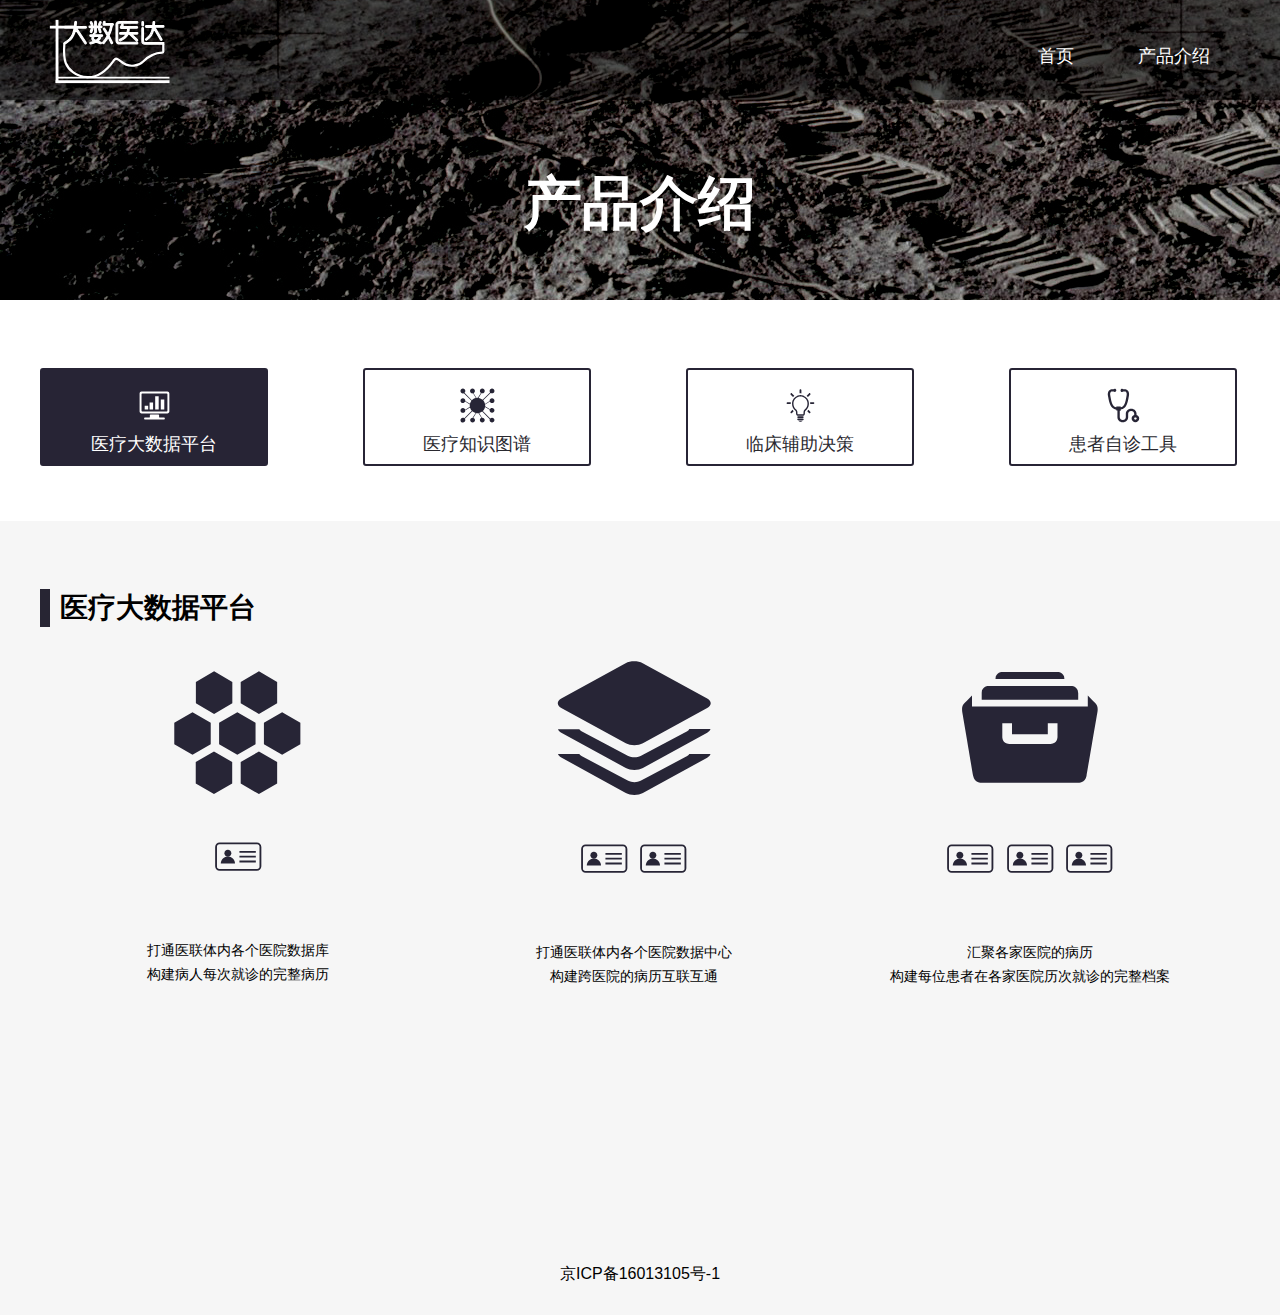
<file: big/introduce.html>
<!DOCTYPE html>
<html>
<head>
    <meta charset="UTF-8">
    <meta name="viewport" content="width=device-width,minimum-scale=1.0,maximum-scale=1.0,user-scalable=no">
    <meta name="format-detection" content="telephone=no">
    <meta name="apple-mobile-web-app-status-bar-style" content="black">
    <meta name="apple-mobile-web-app-capable" content="yes">
    <title>产品展示-医疗大数据</title>
    <link href="css/normalize.css" rel="stylesheet"/>
    <link href="css/com.css" rel="stylesheet"/>
    <link href="css/swiper.min.css" rel="stylesheet"/>
    <script src="js/jquery.js"></script>
    <script src="js/idangerous.swiper.min.js"></script>
    <style>
        /*.st0{fill-rule:evenodd;clip-rule:evenodd;fill:#FC2727;}*/

    </style>

</head>
<body>
<div class="header2">
    <!--<canvas id="Mycanvas" class="pg-canvas" width="1920" height="941"></canvas>-->
    <div class="header-fex">
        <div class="head-auto">
            <div class="header-top">
                <a href="/" class="logo">
                    <svg viewBox="0 0 400 400" style="width: 275px;height: 220px;">
                        <style type="text/css">
                            .stlogo0{fill:#fff;stroke:#fff;stroke-width:2.0237;stroke-miterlimit:10;}
                            .stlogo1{fill:none;stroke:#fff;stroke-width:4.0473;stroke-linecap:round;stroke-linejoin:round;stroke-miterlimit:10;}
                            .stlogo2{fill:#fff;}
                        </style>
                        <path class="stlogo0" d="M185,138.1c0.8,0,1.5,0.7,1.5,1.5v0.1c0,0.8-0.7,1.5-1.5,1.5h-8.9v8.3c0,0.8-0.7,1.5-1.5,1.5h-0.1
                            c-0.8,0-1.5-0.7-1.5-1.5v-8.3h-8.8c-0.8,0-1.5-0.7-1.5-1.5v-0.1c0-0.8,0.7-1.5,1.5-1.5h8.8v-7.3c0-0.8,0.7-1.5,1.5-1.5h0.1
                            c0.8,0,1.5,0.7,1.5,1.5v7.3H185z M186.1,154c0.8,0,1.5,0.7,1.5,1.5v0.1c0,0.8-0.7,1.5-1.5,1.5h-1.6c0,0.1,0,0.2,0,0.3
                            c-0.4,1.5-0.9,2.9-1.7,4.2c-0.9,1.5-2.7,2.8-4.1,3.9l5.8,2.1c0.7,0.3,1.1,1.2,0.8,2c-0.1,0.4-0.4,0.7-0.8,0.8
                            c-0.4,0.2-0.8,0.2-1.2,0l-7.7-2.9c-1,0.6-2.1,1.1-3.3,1.5c-1.8,0.6-4.3,1.2-6.3,1.6c-0.8,0.2-1.7-0.4-1.8-1.2
                            c-0.1-0.8,0.4-1.6,1.2-1.8c1.9-0.5,4.5-1,6.3-1.7l-0.7-0.3c-1.1-0.4-1.9-1.1-2.4-1.9c-0.5-0.9-0.7-1.8-0.7-2.9c0-0.5,0-0.9,0.1-1.3
                            c0-0.4,0.2-0.8,0.3-1.3l0.4-1.1h-3.1c-0.8,0-1.5-0.7-1.5-1.5v-0.1c0-0.8,0.7-1.5,1.5-1.5h4.3l0.7-1.8c0.3-0.8,1.1-1.2,1.9-0.9h0
                            c0.8,0.3,1.2,1.2,1,2l-0.3,0.8H186.1z M166.8,142.9c0.3-0.8,1.1-1.2,1.9-1l0.1,0c0.8,0.3,1.2,1.2,1,1.9l-1.8,5.3
                            c-0.3,0.8-1.2,1.2-1.9,1l-0.1,0c-0.8-0.3-1.2-1.2-1-1.9L166.8,142.9z M169.6,134.9c0.3,0.8,0,1.7-0.8,2l-0.1,0c-0.8,0.3-1.7,0-2-0.8
                            l-1.6-3.7c-0.4-0.8,0-1.7,0.8-2l0.1,0c0.7-0.3,1.7,0,2,0.8L169.6,134.9z M171.2,159.3c-0.1,0.3-0.2,0.6-0.2,0.8
                            c0,0.3-0.1,0.6-0.1,0.8c0,0.9,0.5,1.5,1.3,1.9l3.1,1.3c0.2-0.1,2.5-1.1,4.6-4c0.6-0.9,1-1.9,1.3-2.9H172L171.2,159.3z M180.1,143.9
                            c-0.3-0.8,0.1-1.6,0.9-1.9l0,0c0.8-0.2,1.7,0.2,1.9,1l1.8,5.3c0.2,0.8-0.2,1.7-0.9,1.9h-0.1c-0.8,0.3-1.7-0.1-1.9-0.9L180.1,143.9z
                             M183.1,136.1c-0.3,0.7-1.2,1.2-2,0.8l0,0c-0.8-0.3-1.2-1.2-0.8-2l1.6-3.7c0.3-0.8,1.2-1.1,2-0.8l0,0c0.8,0.3,1.2,1.2,0.8,2
                            L183.1,136.1z M191.7,133.9h13.9c0.9,0,1.5,0.7,1.5,1.5v0c0,0.8-0.6,1.5-1.5,1.5h-0.2v0.3c-0.8,4-2.5,11.8-6.1,18.5l6.2,12.3
                            c0.4,0.7,0.1,1.6-0.6,2c-0.4,0.2-0.8,0.3-1.2,0.2c-0.4-0.1-0.7-0.4-0.9-0.7l-5-10.4c-1.1,2.2-6.5,9.2-7.7,10.6
                            c-0.3,0.3-0.6,0.5-1.1,0.6c-0.5,0-0.9-0.1-1.2-0.5c-0.6-0.6-0.7-1.5-0.1-2.1c3.4-3.7,6.9-9,8.1-11.7c0,0,0-0.1,0.1-0.2l-7-11.6
                            c-0.4-0.7-0.2-1.6,0.6-2l0.1,0c0.7-0.4,1.6-0.1,2,0.6l5.9,9.4c2.4-4.8,4.2-11.7,4.9-15.3h-12.6c-0.5,0-0.8-0.2-1.2-0.5
                            c-0.3-0.4-0.4-0.7-0.3-1.2l0.7-4.4c0.1-0.8,0.9-1.4,1.7-1.2l0.1,0c0.8,0.1,1.4,0.9,1.3,1.7L191.7,133.9z"/>
                        <path class="stlogo0" d="M127,161.4c2.3-2.5,4.2-5.3,5.6-8.4c1.4-3.1,2.4-6.6,3-10.5l0.1-0.6h-16.4c-0.8,0-1.5-0.6-1.5-1.5v0
                            c0-0.8,0.7-1.5,1.5-1.5h16.8c0.3-2.4,0.6-5,0.8-7.8c0-0.8,0.7-1.5,1.5-1.4h0.1c0.9,0,1.5,0.7,1.4,1.7c-0.2,2.7-0.4,5.2-0.7,7.6h17.4
                            c0.8,0,1.5,0.7,1.5,1.5v0c0,0.9-0.7,1.5-1.5,1.5h-16.3l17.4,26.2c0.5,0.7,0.2,1.7-0.5,2.2h0c-0.7,0.5-1.6,0.2-2.1-0.4l-16.8-25.3
                            c-0.7,3.7-1.8,7-3.1,10c-1.5,3.4-3.5,6.4-6.1,8.9c-2.3,2.4-5.1,4.5-8.4,6.5c-0.8,0.5-2.2,0.6-2.6-0.2c-0.4-0.7,0.3-2,1-2.4
                            C122.4,165.5,124.9,163.5,127,161.4z"/>
                        <path class="stlogo0" d="M217.5,170.9c-0.7,0-1.5-0.1-2.2-0.5c-1.4-0.6-2.4-1.6-3-3.1c-0.3-0.6-0.5-1.4-0.5-2.2v-29.4
                            c0-0.8,0.1-1.6,0.5-2.2c0.9-2.2,2.9-3.5,5.3-3.5H250c0.8,0,1.5,0.7,1.5,1.5v0.1c0,0.8-0.7,1.5-1.5,1.5h-32.5c-0.7,0-1.3,0.3-1.8,0.8
                            c-0.5,0.5-0.7,1.1-0.7,1.8v29.4c0,0.7,0.2,1.3,0.7,1.9c0.5,0.5,1.2,0.8,1.8,0.8H250c0.8,0,1.5,0.6,1.5,1.5v0.1
                            c0,0.9-0.7,1.5-1.5,1.5H217.5z M221.3,142.3c-1.2,0-1.9-1.2-1.4-2.2l2.1-4.4c0.4-0.7,1.3-1.1,2-0.7l0.1,0c0.8,0.4,1.1,1.2,0.7,2.1
                            l-1,2h25.8c0.9,0,1.5,0.7,1.5,1.5v0.1c0,0.9-0.6,1.5-1.5,1.5h-13.6c-0.1,2.9-0.5,5.5-1.2,7.7h15.3c0.8,0,1.5,0.7,1.5,1.5v0
                            c0,0.8-0.7,1.5-1.5,1.5h-9.7l10.4,10c0.3,0.3,0.5,0.6,0.5,1.1c0,0.4-0.1,0.7-0.4,1.1l-0.1,0.1c-0.6,0.6-1.6,0.6-2.2,0L236,153.1
                            h-2.3c-0.7,1.5-1.5,2.9-2.4,4.1c-1.5,1.9-3.4,3.5-5.4,4.8c-1.8,1.1-3.7,2.1-5.9,3.1c-0.7,0.3-1.7,0-2-0.8l0,0c-0.3-0.8,0-1.7,0.8-2
                            c1.9-0.9,3.6-1.8,5.2-2.8c1.9-1.2,3.5-2.6,4.8-4.3c0.5-0.6,1-1.3,1.4-2.1h-10.4c-0.9,0-1.5-0.7-1.5-1.5v0c0-0.8,0.6-1.5,1.5-1.5
                            h11.7l0.3-0.8c0.6-1.9,1-4.2,1.2-6.9H221.3z"/>
                        <path class="stlogo0" d="M261.9,136.6c0,0.8-0.6,1.5-1.5,1.5c-0.9,0-1.5-0.7-1.5-1.5v-4.8c0-0.9,0.6-1.5,1.5-1.5c0.9,0,1.5,0.6,1.5,1.5
                            V136.6z M264.5,171.2c-3.4,0-5.7-2.8-5.7-5.8v-22.9c0-0.8,0.6-1.5,1.5-1.5c0.9,0,1.5,0.7,1.5,1.5v22.9c0,1.4,1.2,2.7,2.7,2.7H295
                            c0.9,0,1.5,0.7,1.5,1.5v0.1c0,0.8-0.6,1.5-1.5,1.5H264.5z M278.2,140.7h-11.3c-0.8,0-1.5-0.7-1.5-1.5V139c0-0.8,0.7-1.5,1.5-1.5
                            h11.7c0.2-1.9,0.4-4,0.5-6.2c0-0.8,0.7-1.4,1.4-1.4h0.2c0.9,0,1.4,0.7,1.4,1.6c-0.2,2.1-0.3,4.1-0.6,5.9h16.1c0.8,0,1.5,0.7,1.5,1.5
                            v0.1c0,0.8-0.7,1.5-1.5,1.5h-15l12.8,21.6c0.1,0.2,0.2,0.5,0.2,0.7c0,0.5-0.3,1-0.7,1.3l-0.1,0c-0.3,0.1-0.5,0.2-0.8,0.2
                            c-0.5,0-1-0.3-1.3-0.7l-12.1-20.3c-1.6,8.8-4.9,15.1-12.8,20.6c-0.3,0.2-0.6,0.2-0.9,0.2c-0.6,0-1-0.3-1.2-0.7l0-0.1
                            c-0.2-0.2-0.2-0.5-0.2-0.8c0-0.5,0.2-0.9,0.7-1.2C273.6,156.6,276.8,150.1,278.2,140.7z"/>
                        <path class="stlogo1" d="M297.8,172.1v10.7c0,0,0.8,3.7-2.1,3.9c-2.9,0.2-11.7,1.3-15.5,3.3c-4.1,2.1-8.6,2.6-18.9,12.7
                            c-6.4,6.3-24.4,13.8-40.7-0.2c-4.8-4.1-8.1-6.8-11.7-2.9c-3.6,3.9-19.4,32.6-48.8,31.7c-22.3-0.6-35.5-15.3-39.7-25.9
                            c-4.2-10.6-2.5-35.3-2.5-35.3"/>
                        <path class="stlogo2" d="M115.9,169.9c0,0,0.2-2.1,2.8-3.3c1.6-0.8-0.5,2.6-0.5,2.6l-0.9,1.3L115.9,169.9z"/>
                        <polyline class="stlogo2" points="295.2,167.1 299.8,167.1 299.8,172.2 295.3,172.2 "/>
                        <rect x="91.5" y="137.7" class="stlogo2" width="45.7" height="5.1"/>
                        <rect x="102" y="236.8" class="stlogo2" width="207.1" height="5.2"/>
                        <rect x="103.4" y="230.5" class="stlogo2" width="205.6" height="3.2"/>
                        <rect x="102" y="127" class="stlogo2" width="5.2" height="114.7"/>
                    </svg>
                </a>
                <div class="nav">
                    <!--<a href="javascript:">关于我们</a>-->
                    <a href="index.html" class="btn btn-2">首页</a>
                    <a href="introduce.html" class="btn btn-2">产品介绍</a>
                    <!--<a href="javascript:">产品介绍</a>-->
                    <!--<a href="javascript:">商务合作</a>-->
                </div>
            </div>
        </div>

        <h3 class="pm_br">产品介绍</h3>

    </div>
</div>

    <!--主题-->
    <div class="bodyer">
        <div class="tab_auto intr_auto tab_pm tabs">
            <a href="javascript:;" class="active" target="_blank">
                <svg version="1.1" class="intr-svg" x="0px" y="0px" viewBox="0 0 595.3 841.9" style="enable-background:new 0 0 595.3 841.9;" xml:space="preserve">
                        <style type="text/css">
                            .st0{fill-rule:evenodd;clip-rule:evenodd;fill:#272536;}
                        </style>
                        <g>
                            <path class="st0" d="M407.7,650.2c0-8.6-6.2-15.6-13.8-15.6H200.1c-7.6,0-13.8,7-13.8,15.6v38.9c0,12.9-10.5,23.3-23.3,23.3H71.2
                                c-12.9,0-23.3,10.5-23.3,23.3v0c0,12.9,10.5,23.3,23.3,23.3h451.6c12.9,0,23.3-10.5,23.3-23.3v0c0-12.9-10.5-23.3-23.3-23.3h-91.7
                                c-12.9,0-23.3-10.5-23.3-23.3V650.2L407.7,650.2L407.7,650.2 M608.3,82.9H-14.3c-25.8,0-46.7,20.9-46.7,46.7v435.8
                                c0,25.8,20.9,46.7,46.7,46.7h622.6c25.8,0,46.7-20.9,46.7-46.7V129.6C655,103.8,634.1,82.9,608.3,82.9L608.3,82.9L608.3,82.9
                                 M608.3,549.8c0,8.6-7,15.6-15.6,15.6H1.3c-8.6,0-15.6-7-15.6-15.6V145.1c0-8.6,7-15.6,15.6-15.6h591.5c8.6,0,15.6,7,15.6,15.6
                                V549.8L608.3,549.8L608.3,549.8 M448.8,520h84.2V274.8h-84.2V520L448.8,520L448.8,520 M314.1,520h84.2V199.4h-84.2V520L314.1,520
                                L314.1,520 M61.5,520h84.2v-94.3H61.5V520L61.5,520L61.5,520 M179.4,520h84.2V350.3h-84.2V520L179.4,520L179.4,520 M179.4,520
                                L179.4,520z"/>
                        </g>
                    </svg>
                <span>医疗大数据平台</span>
            </a>
            <a href="javascript:;" target="_blank">
                <svg version="1.1" class="intr-svg" x="0px" y="0px" viewBox="0 0 595.3 841.9" style="enable-background:new 0 0 595.3 841.9;" xml:space="preserve">
                <style type="text/css">
                    .st0{fill:#272536;}
                </style>
                <g>
                    <path class="st0" d="M179.7,713.9c-32.7,0-58.6,25.9-58.6,58.6c0,32.7,25.9,58.6,58.6,58.6s58.6-25.9,58.6-58.6
                        C238.3,741.1,212.4,713.9,179.7,713.9L179.7,713.9z M647.2,363.6c32.7,0,58.6-25.9,58.6-58.6s-25.9-58.6-58.6-58.6
                        c-32.7,0-58.6,25.9-58.6,58.6c0,4.1,0,6.8,1.4,9.5l-111.8,68.2c-6.8-32.7-21.8-61.3-43.6-85.9l178.6-178.6
                        c9.5,6.8,21.8,10.9,34.1,10.9c32.7,0,58.6-25.9,58.6-58.6c0-31.4-25.9-57.2-58.6-57.2c-32.7,0-58.6,25.9-58.6,58.6
                        c0,12.3,4.1,24.5,10.9,34.1L421,284.5c-27.3-24.5-60-40.9-98.1-46.3L391,125c6.8,2.7,13.6,4.1,21.8,4.1c32.7,0,58.6-25.9,58.6-58.6
                        s-25.9-58.6-58.6-58.6s-58.6,25.9-58.6,58.6c0,19.1,9.5,36.8,24.5,47.7l-72.2,118.6c-4.1,0-6.8,0-10.9,0c-6.8,0-13.6,0-21.8,1.4
                        l-70.9-114.5c19.1-9.5,32.7-30,32.7-51.8c0-32.7-25.9-58.6-58.6-58.6s-58.6,25.9-58.6,58.6s25.9,58.6,58.6,58.6
                        c4.1,0,8.2,0,12.3-1.4l69.5,111.8c-38.2,6.8-72.2,27.3-98.1,53.2L-15.2,115.5C-3,104.6,5.2,89.6,5.2,71.9
                        c0-32.7-27.3-58.6-58.6-58.6c-32.7,0-58.6,25.9-58.6,58.6s25.9,58.6,58.6,58.6c8.2,0,15-1.4,21.8-4.1L151.1,309
                        c-16.4,20.4-28.6,45-34.1,72.2L3.9,313.1l0,0c0-2.7,1.4-5.5,1.4-8.2c0-32.7-25.9-58.6-58.6-58.6s-58.6,25.9-58.6,58.6
                        s25.9,58.6,58.6,58.6c24.5,0,45-15,54.5-36.8l113.1,68.2c-1.4,9.5-2.7,17.7-2.7,27.3c0,10.9,1.4,21.8,2.7,31.4L-5.5,527.1l6.8,12.3
                        L117,468.5c8.2,30,21.8,55.9,42.3,79.1L-19.3,726.1c-9.5-6.8-21.8-10.9-34.1-10.9c-32.7,0-58.6,25.9-58.6,58.6
                        c0,31.4,25.9,57.2,58.6,57.2s58.6-25.9,58.6-58.6c0-12.3-4.1-24.5-10.9-34.1l179.9-179.9c21.8,20.4,49.1,34.1,79.1,42.3
                        l-73.6,117.9l10.9,6.8l73.6-120.6c10.9,1.4,20.4,2.7,31.4,2.7c9.5,0,19.1-1.4,27.3-2.7L391,718c-21.8,8.2-36.8,30-36.8,54.5
                        c0,32.7,25.9,58.6,58.6,58.6s58.6-25.9,58.6-58.6c0-32.7-25.9-58.6-58.6-58.6c-2.7,0-5.5,0-8.2,1.4l0,0l-66.8-113.1
                        c27.3-6.8,51.8-17.7,72.2-34.1l182.6,182.7c-2.7,6.8-4.1,15-4.1,21.8c0,32.7,25.9,58.6,58.6,58.6c32.7,0,58.6-25.9,58.6-58.6
                        c0-32.7-25.9-58.6-58.6-58.6c-17.7,0-32.7,8.2-43.6,20.4L425,555.8c27.3-25.9,46.3-60,53.2-99.5L591.3,523c-1.4,5.5-2.7,9.5-2.7,15
                        c0,32.7,25.9,58.6,58.6,58.6c32.7,0,58.6-25.9,58.6-58.6c0-32.7-25.9-58.6-58.6-58.6c-21.8,0-40.9,12.3-50.4,30l-115.9-69.5
                        c1.4-6.8,1.4-13.6,1.4-20.4c0-8.2-1.4-16.4-1.4-24.5l114.5-69.5C603.6,348.6,624.1,363.6,647.2,363.6L647.2,363.6z M-53.4,598
                        c32.7,0,58.6-25.9,58.6-58.6c0-32.7-25.9-58.6-58.6-58.6s-58.6,25.9-58.6,58.6C-112,570.7-86.1,598-53.4,598L-53.4,598z"/>
                </g>
                </svg>
                <span>医疗知识图谱</span>
            </a>
            <a href="javascript:;" target="_blank">
                <svg version="1.1" class="intr-svg"  x="0px" y="0px" viewBox="0 0 595.3 841.9" style="enable-background:new 0 0 595.3 841.9;" xml:space="preserve">
                    <style type="text/css">
                        .st0{fill-rule:evenodd;clip-rule:evenodd;fill:#272536;}
                    </style>
                    <g>
                        <path class="st0" d="M117.6,216.9c9.2-11.7,19.4-22.5,30.5-32.2c0,0,0,0,0,0l-55.2-55.2c-8.7-8.7-22.7-8.7-31.4,0
                            c-8.7,8.7-8.7,22.7,0,31.4L117.6,216.9L117.6,216.9L117.6,216.9z M297,128.1c0.2,0,0.4,0,0.6,0c7.3,0,14.5,0.5,21.5,1.2
                            c0,0,0,0,0,0V54.6C319.2,43,310.6,33,299,32c-13.2-1.1-24.1,9.2-24.1,22.1v75.1c0,0,0,0,0,0c7.1-0.7,14.3-1.2,21.5-1.2
                            C296.6,128.1,296.8,128.1,297,128.1L297,128.1L297,128.1z M476.6,216.8l56-56c8.7-8.7,8.7-22.7,0-31.4c-8.6-8.7-22.7-8.7-31.4,0
                            l-55.2,55.2c0,0,0,0,0,0C457.1,194.4,467.3,205.2,476.6,216.8L476.6,216.8L476.6,216.8z M63,374.3c0-10.7,0.9-21.2,2.1-31.6
                            c0,0,0,0,0,0h-78.9c-12.2,0-22.2,9.9-22.2,22.2c0,12.3,9.9,22.2,22.2,22.2h77.1c0,0,0,0,0,0C63.1,382.9,63,378.6,63,374.3L63,374.3
                            L63,374.3z M607.9,342.7H529c0,0,0,0,0,0c1.3,10.4,2.1,20.8,2.1,31.6c0,4.3-0.1,8.6-0.2,12.8c0,0,0,0,0,0h76.5
                            c11.6,0,21.6-8.7,22.6-20.2C631.1,353.8,620.8,342.7,607.9,342.7L607.9,342.7L607.9,342.7z M488.2,524.7c-9,13.2-18.6,24.7-27.7,35
                            c0,0,0,0,0,0l40.6,40.6c8.7,8.7,22.8,8.7,31.4,0c8.7-8.7,8.7-22.7,0-31.4L488.2,524.7L488.2,524.7L488.2,524.7z M61.5,569
                            c-8.7,8.7-8.7,22.7,0,31.4c8.7,8.7,22.8,8.7,31.4,0l40.6-40.7c0,0,0,0,0,0c-9.2-10.3-18.7-21.7-27.7-34.9c0,0,0,0,0,0L61.5,569
                            L61.5,569L61.5,569z M500.3,374.3c0-46-15.3-88.6-41.2-122.7c-22.7-30-53.4-53.4-89.1-67.2l0.2-1l-15.2-4.5
                            c-11.8-3.4-24-5.8-36.5-7.1l-1.8-0.2h-0.1l-0.1,0c-6.1-0.6-12.4-1-19.1-1h-1c-6.6,0-13,0.4-19.1,1l-0.1,0l-1.8,0.2
                            c-12.4,1.3-24.6,3.7-36.4,7.1l-14.7,4.3l0.2,1c-35.8,13.8-66.8,37.3-89.6,67.4c-25.8,34.1-41.1,76.7-41.1,122.7
                            c0,33,5.7,60.2,14.6,82.6c13.3,33.7,33.7,56.4,50,73.7c8.2,8.6,15.4,16,20.3,22.2c5,6.3,7.4,11.2,8.1,15.1
                            c3.6,18.9,3.9,42.6,3.9,48.7v1.7c0,27.3,22.1,49.3,49.3,49.3h114c27.3,0,49.3-22.1,49.3-49.3v-1.7c0-6,0.4-29.8,3.9-48.7
                            c0.5-2.6,1.6-5.6,3.9-9.3c3.9-6.4,11.3-14.3,20.4-23.9c13.7-14.4,31.1-32.5,44.9-58.2C490.4,450.9,500.3,417.6,500.3,374.3
                            L500.3,374.3L500.3,374.3z M453.7,444.3c-10.9,27.5-27.2,46.1-43,62.7c-7.9,8.3-15.6,16.1-22.3,24.6c-6.6,8.5-12.6,18.1-14.9,30
                            c-4.3,23.2-4.5,48-4.5,55.1v1.6c0,8.2-6.7,14.9-14.9,14.9H240c-4.2,0-7.8-1.6-10.6-4.4c-2.7-2.7-4.3-6.3-4.3-10.5
                            c0-0.2,0-0.8,0-1.7c0-7.2-0.2-31.9-4.5-55c-1.5-7.8-4.7-14.9-8.5-21.1c-6.9-10.9-15.6-19.9-24.7-29.5
                            c-13.7-14.3-28.2-29.7-39.5-50.7c-11.3-21-19.6-47.8-19.6-86c0-38.4,12.7-73.6,34.2-101.9c21.5-28.4,51.7-49.8,86.5-60.2l4.3-1.3
                            c8.4-2.2,17.1-3.9,25.9-4.8h0.1l1.6-0.2c5.2-0.5,10.3-0.8,15.3-0.9l0.9,0.1l0.9-0.1c5,0,10.1,0.3,15.3,0.8h-0.1l1.7,0.2h0
                            c8.9,0.9,17.5,2.6,25.9,4.8l4.4,1.3c34.9,10.4,65.1,31.8,86.5,60.2c21.4,28.4,34.1,63.6,34.1,101.9
                            C465.8,403.4,460.9,425.9,453.7,444.3L453.7,444.3L453.7,444.3z M318.4,171.8L318.4,171.8L318.4,171.8L318.4,171.8z M275.6,171.8
                            L275.6,171.8C275.6,171.8,275.6,171.8,275.6,171.8L275.6,171.8L275.6,171.8z M353.6,681.2H240.5c-11.7,0-21.2,9.5-21.2,21.2
                            c0,11.7,9.5,21.2,21.2,21.2h113.1c11.7,0,21.2-9.5,21.2-21.2C374.8,690.6,365.3,681.2,353.6,681.2L353.6,681.2z M353.6,734.7H241
                            c-11.9,0-22,9.8-21.7,21.7c0.3,11.5,9.7,20.7,21.2,20.7h113.1c11.7,0,21.2-9.5,21.2-21.2C374.8,744.2,365.3,734.7,353.6,734.7
                            L353.6,734.7z M306.9,788.6h-58.2c0,0,0,0,0,0c0,0.6-0.1,1.2-0.1,1.9c0,11.7,18,21.2,34.6,21.2h27.6c16.7,0,34.6-9.5,34.6-21.2
                            c0-0.7-0.1-1.3-0.1-1.9c0,0,0,0,0,0H306.9L306.9,788.6L306.9,788.6z"/>
                    </g>
                 </svg>
                <span>临床辅助决策</span>
            </a>
            <a href="javascript:;" target="_blank">
                <svg version="1.1" class="intr-svg" x="0px" y="0px" viewBox="0 0 595.3 841.9" style="enable-background:new 0 0 595.3 841.9;" xml:space="preserve">
                    <style type="text/css">
                        .st0{fill-rule:evenodd;clip-rule:evenodd;fill:#272536;}
                    </style>
                    <g>
                        <path class="st0" d="M611.7,651.5v-32.6c0-66.4-56.2-120.5-125.2-120.5h-8.1c-69,0-125.2,54.1-125.2,120.5v85.5
                            c0,36.4-30.8,66.1-68.6,66.1h-8.1c-37.8,0-68.6-29.6-68.6-66.1V544.3h23.4V520c141.1-12.6,170.1-178.6,191.3-300.6
                            c1.7-9.6,3.3-19,5-28.2c9.9-54.9,2.6-97.4-21.9-126.3c-26.9-31.8-63.4-33.9-67.5-34l-43.6,0c-7.2-7.3-17.4-12-28.8-12
                            c-22,0-39.8,17.1-39.8,38.3c0,21.1,17.8,38.3,39.8,38.3c10.4,0,19.7-3.9,26.8-10.1h43.9c1.6,0.2,15.2,2,25.3,14
                            c13.5,15.9,16.9,44.5,10.1,82.6c-1.7,9.3-3.3,18.8-5,28.5c-23.8,136.7-49.2,242.8-135.5,254.8v-22h-106v22.6
                            C35.2,457.1,9.2,349.6-15,210.4c-1.7-9.7-3.4-19.3-5-28.5c-6.8-37.6-3.5-65.9,9.5-82c10.3-12.7,24.4-14.5,25.9-14.6h43.9
                            c7.1,6.2,16.4,10.1,26.8,10.1c22,0,39.7-17.1,39.7-38.3C125.8,36,108,18.9,86,18.9c-11.3,0-21.5,4.6-28.8,12H14.6l-0.9,0
                            C9.6,31-27,33.1-53.8,64.9c-24.4,28.9-31.8,71.4-21.9,126.3c1.7,9.2,3.3,18.6,5,28.2c21.5,123.3,50.8,291.7,196.1,300.9v23.9h26.1
                            v160.2c0,66.4,56.2,120.5,125.2,120.5h8.1c69,0,125.2-54.1,125.2-120.5v-85.5c0-36.4,30.8-66.1,68.6-66.1h8.1
                            c37.8,0,68.6,29.6,68.6,66.1V652c-36.3,11.7-62.6,44.6-62.6,83.5c0,48.7,41,88.1,91.5,88.1c50.6,0,91.5-39.4,91.5-88.1
                            C675.7,696.1,648.8,662.8,611.7,651.5L611.7,651.5 M584.1,764.7c-16.7,0-30.3-13-30.3-29.1c0-9.6,4.9-18,12.3-23.3h36
                            c7.4,5.3,12.3,13.7,12.3,23.3C614.4,751.7,600.9,764.7,584.1,764.7L584.1,764.7 M584.1,764.7L584.1,764.7z"/>
                    </g>
                </svg>
                <span>患者自诊工具</span>
            </a>
        </div>
        <div class="tabs-pm swiper-container">
            <div class="swiper-wrapper">
                <div class="body-back swiper-slide swiper-wrapper swiper-css swiper-slide-visible swiper-slide-active">
                    <div class="intr_auto intr_data">
                        <h3>医疗大数据平台</h3>
                        <ul>
                            <li>
                                <svg class="hosp-icon" style="width: 270px; margin-top: -30px" viewBox="0 0 200 200" >
                                    <style type="text/css">
                                        .st0{fill:#272435;}
                                    </style>
                                    <g>
                                        <g>
                                            <path class="st0" d="M113,93.2l-13.5-7.9L86,93.2V109l13.5,7.9L113,109V93.2z M132.7,85.3l-13.5,7.9V109l13.5,7.9l13.5-7.9V93.2
                                                L132.7,85.3z M68.7,122.3v15.8l13.5,7.9l13.5-7.9v-15.8l-13.5-7.9L68.7,122.3z M102,122.3v15.8l13.5,7.9l13.5-7.9v-15.8l-13.5-7.9
                                                L102,122.3z M95.8,78.7V62.9L82.3,55l-13.5,7.9v15.8l13.5,7.9L95.8,78.7z M129,78.7V62.9L115.5,55L102,62.9v15.8l13.5,7.9
                                                L129,78.7z M79.8,93.2l-13.5-7.9l-13.5,7.9V109l13.5,7.9l13.5-7.9V93.2z"/>
                                        </g>
                                    </g>
                                 </svg>
                                <div style="margin-top: -42px">
                                    <svg class="sick-icon" style="width: 55px" viewBox="0 0 200 200">
                                        <style type="text/css">
                                            .st0{fill-rule:evenodd;clip-rule:evenodd;fill:#272536;}
                                        </style>
                                        <g>
                                            <path class="st0" d="M103.4,121.5h59.6v-6.6h-59.6V121.5L103.4,121.5z M103.4,104h59.6v-6.6h-59.6V104L103.4,104z M103.4,79.8v6.6
                                            h59.6v-6.6H103.4L103.4,79.8z"/>
                                            <path class="st0" d="M48.7,88.5c0,7,5.6,12.6,12.6,12.6s12.6-5.6,12.6-12.6c0-7-5.6-12.6-12.6-12.6S48.7,81.5,48.7,88.5L48.7,88.5z
                                            "/>
                                            <path class="st0" d="M87.4,125c-0.6-13.9-12-24.9-26-24.9S36,111.1,35.5,125H87.4L87.4,125z"/>
                                            <path class="st0" d="M166.6,48.8H31.5c-9,0-16.4,7.4-16.4,16.4v70.6c0,9,7.4,16.4,16.4,16.4h135.2c9,0,16.4-7.4,16.4-16.4V65.2
                                            C183,56.2,175.6,48.8,166.6,48.8L166.6,48.8z M176.4,137.4c0,4.5-3.7,8.2-8.2,8.2H29.9c-4.5,0-8.2-3.7-8.2-8.2V63.6
                                            c0-4.5,3.7-8.2,8.2-8.2h138.3c4.5,0,8.2,3.7,8.2,8.2V137.4L176.4,137.4z"/>
                                        </g>
                                    </svg>
                                </div>

                                <span class="inte-info">打通医联体内各个医院数据库<br>构建病人每次就诊的完整病历</span>
                            </li>
                            <li>
                                <svg style="width: 200px" viewBox="0 0 200 200">
                                    <style type="text/css">
                                        .st0{fill-rule:evenodd;clip-rule:evenodd;fill:#272536;}
                                    </style>
                                    <g>
                                        <path class="st0" d="M153.2,129.1l-46.6,24.7c-3.4,1.8-8.9,1.8-12.4,0L47.5,129c-1.1-0.6-1.8-1.2-2.2-1.9H24
                                            c0.4,1.3,1.5,2.5,3.3,3.5l64.5,35.4c4.7,2.6,12.4,2.6,17.1,0l64.3-35.3c1.8-1,2.9-2.3,3.3-3.6h-21.2
                                            C155,127.8,154.3,128.5,153.2,129.1L153.2,129.1z M153.2,104.2l-46.6,24.7c-3.4,1.8-8.9,1.8-12.4,0l-46.7-24.7
                                            c-1.1-0.6-1.8-1.2-2.2-1.9H24c0.4,1.3,1.5,2.5,3.3,3.5L91.8,141c4.7,2.6,12.4,2.6,17.1,0l64.3-35.3c1.8-1,2.9-2.3,3.3-3.6h-21.2
                                            C155,102.9,154.3,103.6,153.2,104.2L153.2,104.2z M27.3,80.9l64.5,35.4c4.7,2.6,12.4,2.6,17.1,0L173.2,81c4.7-2.6,4.7-6.8,0-9.4
                                            l-64.5-35.4c-4.7-2.6-12.4-2.6-17.1,0L27.3,71.5C22.6,74.1,22.6,78.3,27.3,80.9L27.3,80.9z"/>
                                    </g>
                                </svg>
                                <div>
                                    <svg class="sick-icon" style="width: 55px" viewBox="0 0 200 200">
                                        <style type="text/css">
                                            .st0{fill-rule:evenodd;clip-rule:evenodd;fill:#272536;}
                                        </style>
                                        <g>
                                            <path class="st0" d="M103.4,121.5h59.6v-6.6h-59.6V121.5L103.4,121.5z M103.4,104h59.6v-6.6h-59.6V104L103.4,104z M103.4,79.8v6.6
                                            h59.6v-6.6H103.4L103.4,79.8z"/>
                                            <path class="st0" d="M48.7,88.5c0,7,5.6,12.6,12.6,12.6s12.6-5.6,12.6-12.6c0-7-5.6-12.6-12.6-12.6S48.7,81.5,48.7,88.5L48.7,88.5z
                                            "/>
                                            <path class="st0" d="M87.4,125c-0.6-13.9-12-24.9-26-24.9S36,111.1,35.5,125H87.4L87.4,125z"/>
                                            <path class="st0" d="M166.6,48.8H31.5c-9,0-16.4,7.4-16.4,16.4v70.6c0,9,7.4,16.4,16.4,16.4h135.2c9,0,16.4-7.4,16.4-16.4V65.2
                                            C183,56.2,175.6,48.8,166.6,48.8L166.6,48.8z M176.4,137.4c0,4.5-3.7,8.2-8.2,8.2H29.9c-4.5,0-8.2-3.7-8.2-8.2V63.6
                                            c0-4.5,3.7-8.2,8.2-8.2h138.3c4.5,0,8.2,3.7,8.2,8.2V137.4L176.4,137.4z"/>
                                        </g>
                                    </svg>
                                    <svg class="sick-icon" style="width: 55px" viewBox="0 0 200 200">
                                        <style type="text/css">
                                            .st0{fill-rule:evenodd;clip-rule:evenodd;fill:#272536;}
                                        </style>
                                        <g>
                                            <path class="st0" d="M103.4,121.5h59.6v-6.6h-59.6V121.5L103.4,121.5z M103.4,104h59.6v-6.6h-59.6V104L103.4,104z M103.4,79.8v6.6
                                            h59.6v-6.6H103.4L103.4,79.8z"/>
                                            <path class="st0" d="M48.7,88.5c0,7,5.6,12.6,12.6,12.6s12.6-5.6,12.6-12.6c0-7-5.6-12.6-12.6-12.6S48.7,81.5,48.7,88.5L48.7,88.5z
                                            "/>
                                            <path class="st0" d="M87.4,125c-0.6-13.9-12-24.9-26-24.9S36,111.1,35.5,125H87.4L87.4,125z"/>
                                            <path class="st0" d="M166.6,48.8H31.5c-9,0-16.4,7.4-16.4,16.4v70.6c0,9,7.4,16.4,16.4,16.4h135.2c9,0,16.4-7.4,16.4-16.4V65.2
                                            C183,56.2,175.6,48.8,166.6,48.8L166.6,48.8z M176.4,137.4c0,4.5-3.7,8.2-8.2,8.2H29.9c-4.5,0-8.2-3.7-8.2-8.2V63.6
                                            c0-4.5,3.7-8.2,8.2-8.2h138.3c4.5,0,8.2,3.7,8.2,8.2V137.4L176.4,137.4z"/>
                                        </g>
                                    </svg>
                                </div>

                                <span class="inte-info">打通医联体内各个医院数据中心<br>构建跨医院的病历互联互通</span>
                            </li>
                            <li>
                                <svg style="width: 200px" viewBox="0 0 200 200">
                                    <style type="text/css">
                                        .st0{fill-rule:evenodd;clip-rule:evenodd;fill:#272536;}
                                    </style>
                                    <g>
                                        <path class="st0" d="M148.1,65.8c0-6.9-6.9-6.9-6.9-6.9H58.6c0,0-6.9,0-6.9,6.9v6.9h96.5V65.8L148.1,65.8 M127.5,45H72.4
                                            c0,0-6.9,0-6.9,6.9h68.9C134.4,45,127.5,45,127.5,45L127.5,45 M161.9,72.7l-4.1-4.1v11H42v-11l-4.1,4.1c-4.1,4.1-7,5.2-5.4,13.9
                                            c1.6,8.6,9.5,55.9,10.7,62.3c1.3,7,8.4,6.9,8.4,6.9h96.5c0,0,7.1,0.1,8.4-6.9c1.2-6.4,9.1-53.7,10.7-62.3
                                            C168.9,77.9,166,76.8,161.9,72.7L161.9,72.7 M127.5,110.1c0,0,0,6.9-6.9,6.9H79.2c-6.9,0-6.9-6.9-6.9-6.9V96.2H82v11.1h35.8V96.2
                                            h9.7L127.5,110.1L127.5,110.1 M127.5,110.1L127.5,110.1z"/>
                                    </g>
                                </svg>
                                <div>
                                    <svg class="sick-icon" style="width: 55px" viewBox="0 0 200 200">
                                        <style type="text/css">
                                            .st0{fill-rule:evenodd;clip-rule:evenodd;fill:#272536;}
                                        </style>
                                        <g>
                                            <path class="st0" d="M103.4,121.5h59.6v-6.6h-59.6V121.5L103.4,121.5z M103.4,104h59.6v-6.6h-59.6V104L103.4,104z M103.4,79.8v6.6
                                            h59.6v-6.6H103.4L103.4,79.8z"/>
                                            <path class="st0" d="M48.7,88.5c0,7,5.6,12.6,12.6,12.6s12.6-5.6,12.6-12.6c0-7-5.6-12.6-12.6-12.6S48.7,81.5,48.7,88.5L48.7,88.5z
                                            "/>
                                            <path class="st0" d="M87.4,125c-0.6-13.9-12-24.9-26-24.9S36,111.1,35.5,125H87.4L87.4,125z"/>
                                            <path class="st0" d="M166.6,48.8H31.5c-9,0-16.4,7.4-16.4,16.4v70.6c0,9,7.4,16.4,16.4,16.4h135.2c9,0,16.4-7.4,16.4-16.4V65.2
                                            C183,56.2,175.6,48.8,166.6,48.8L166.6,48.8z M176.4,137.4c0,4.5-3.7,8.2-8.2,8.2H29.9c-4.5,0-8.2-3.7-8.2-8.2V63.6
                                            c0-4.5,3.7-8.2,8.2-8.2h138.3c4.5,0,8.2,3.7,8.2,8.2V137.4L176.4,137.4z"/>
                                        </g>
                                    </svg>
                                    <svg class="sick-icon" style="width: 55px" viewBox="0 0 200 200">
                                        <style type="text/css">
                                            .st0{fill-rule:evenodd;clip-rule:evenodd;fill:#272536;}
                                        </style>
                                        <g>
                                            <path class="st0" d="M103.4,121.5h59.6v-6.6h-59.6V121.5L103.4,121.5z M103.4,104h59.6v-6.6h-59.6V104L103.4,104z M103.4,79.8v6.6
                                            h59.6v-6.6H103.4L103.4,79.8z"/>
                                            <path class="st0" d="M48.7,88.5c0,7,5.6,12.6,12.6,12.6s12.6-5.6,12.6-12.6c0-7-5.6-12.6-12.6-12.6S48.7,81.5,48.7,88.5L48.7,88.5z
                                            "/>
                                            <path class="st0" d="M87.4,125c-0.6-13.9-12-24.9-26-24.9S36,111.1,35.5,125H87.4L87.4,125z"/>
                                            <path class="st0" d="M166.6,48.8H31.5c-9,0-16.4,7.4-16.4,16.4v70.6c0,9,7.4,16.4,16.4,16.4h135.2c9,0,16.4-7.4,16.4-16.4V65.2
                                            C183,56.2,175.6,48.8,166.6,48.8L166.6,48.8z M176.4,137.4c0,4.5-3.7,8.2-8.2,8.2H29.9c-4.5,0-8.2-3.7-8.2-8.2V63.6
                                            c0-4.5,3.7-8.2,8.2-8.2h138.3c4.5,0,8.2,3.7,8.2,8.2V137.4L176.4,137.4z"/>
                                        </g>
                                    </svg>
                                    <svg class="sick-icon" style="width: 55px" viewBox="0 0 200 200">
                                        <style type="text/css">
                                            .st0{fill-rule:evenodd;clip-rule:evenodd;fill:#272536;}
                                        </style>
                                        <g>
                                            <path class="st0" d="M103.4,121.5h59.6v-6.6h-59.6V121.5L103.4,121.5z M103.4,104h59.6v-6.6h-59.6V104L103.4,104z M103.4,79.8v6.6
                                            h59.6v-6.6H103.4L103.4,79.8z"/>
                                            <path class="st0" d="M48.7,88.5c0,7,5.6,12.6,12.6,12.6s12.6-5.6,12.6-12.6c0-7-5.6-12.6-12.6-12.6S48.7,81.5,48.7,88.5L48.7,88.5z
                                            "/>
                                            <path class="st0" d="M87.4,125c-0.6-13.9-12-24.9-26-24.9S36,111.1,35.5,125H87.4L87.4,125z"/>
                                            <path class="st0" d="M166.6,48.8H31.5c-9,0-16.4,7.4-16.4,16.4v70.6c0,9,7.4,16.4,16.4,16.4h135.2c9,0,16.4-7.4,16.4-16.4V65.2
                                            C183,56.2,175.6,48.8,166.6,48.8L166.6,48.8z M176.4,137.4c0,4.5-3.7,8.2-8.2,8.2H29.9c-4.5,0-8.2-3.7-8.2-8.2V63.6
                                            c0-4.5,3.7-8.2,8.2-8.2h138.3c4.5,0,8.2,3.7,8.2,8.2V137.4L176.4,137.4z"/>
                                        </g>
                                    </svg>
                                </div>

                                <span class="inte-info">汇聚各家医院的病历<br>构建每位患者在各家医院历次就诊的完整档案</span>
                            </li>
                        </ul>
                    </div>
                </div>
                <div class="body-back swiper-slide swiper-wrapper swiper-css">
                    <div class="intr_auto know">
                        <h3>医疗知识图谱
                            <a href="https://medgraph.iyoudoctor.com" class="imc">立即体验
                                <svg style="width: 20px; margin-left: 6px; vertical-align: middle;" viewBox="0 0 200 200">
                                    <style type="text/css">
                                        .stt0{fill:#272536;}
                                    </style>
                                    <g>
                                        <path class="stt0" d="M10.2,84.7h170.1l-66.6-66.6c-1.5-1.5-1.5-4,0-5.5s4-1.5,5.5,0L192,85.4l0,0c1.1,0.7,1.8,1.8,1.8,3.2
                                            c0,1-0.4,1.8-1,2.5l0,0l-0.2,0.2l0,0l-73.4,73.4c-1.5,1.5-4,1.5-5.5,0s-1.5-4,0-5.5l66.8-66.8H10.2c-2.2,0-3.9-1.7-3.9-3.9
                                            C6.2,86.4,8,84.7,10.2,84.7L10.2,84.7z"></path>
                                    </g>
                                </svg>
                            </a>
                        </h3>
                        <ul>
                            <li>
                                <svg style="width: 200px" viewBox="0 0 200 200">
                                    <style type="text/css">
                                        .st0{fill-rule:evenodd;clip-rule:evenodd;fill:#272435;}
                                    </style>
                                    <g>
                                        <g>
                                            <path class="st0" d="M87.5,50.5h-30v4h30V50.5z M100.5,52.5h30v-4h-30V52.5z M115.5,35.5h-30v4h30V35.5z M79.5,67.5h-30v4h30V67.5
                                                z M70.5,80.5h-30v4h30V80.5z M52.5,96.5h30v-4h-30V96.5z M67.5,114.5h30v-4h-30V114.5z M67.5,103.5h-30v4h30V103.5z M74.5,121.5
                                                h-30v4h30V121.5z M72.5,136.5h30v-4h-30V136.5z M51.5,146.5h30v-4h-30V146.5z M109.5,59.5h-30v4h30V59.5z M124.5,72.5h-30v4h30
                                                V72.5z M115.5,85.5h-30v4h30V85.5z M119.5,99.5h-30v4h30V99.5z M117.5,120.5h-30v4h30V120.5z M117.5,138.5h30v-4h-30V138.5z
                                                 M82.5,164.5h30v-4h-30V164.5z M154.5,63.5h-30v4h30V63.5z M132.5,78.5v4h30v-4H132.5z M155.5,92.5h-30v4h30V92.5z M154.5,108.5
                                                h-30v4h30V108.5z M132.5,125.5h30v-4h-30V125.5z M94.5,150.5h30v-4h-30V150.5z"/>
                                        </g>
                                    </g>
                                </svg>
                            </li>
                            <li class="know-case">
                                <p>结构化，<p>标准化处理海量病历</p>
                            </li>
                            <li>
                                <svg style="width: 200px" viewBox="0 0 200 200">
                                    <style type="text/css">
                                        .st0{fill-rule:evenodd;clip-rule:evenodd;fill:#272435;}
                                    </style>
                                    <g>
                                        <g>
                                            <path class="st0" d="M46.5,56.5h30v-4h-30V56.5z M46.5,65.5h30v-4h-30V65.5z M46.5,74.5h30v-4h-30V74.5z M46.5,83.5h30v-4h-30
                                                V83.5z M46.5,92.5h30v-4h-30V92.5z M46.5,101.5h30v-4h-30V101.5z M46.5,110.5h30v-4h-30V110.5z M46.5,119.5h30v-4h-30V119.5z
                                                 M46.5,128.5h30v-4h-30V128.5z M46.5,137.5h30v-4h-30V137.5z M46.5,146.5h30v-4h-30V146.5z M84.5,56.5h30v-4h-30V56.5z M84.5,65.5
                                                h30v-4h-30V65.5z M84.5,74.5h30v-4h-30V74.5z M84.5,83.5h30v-4h-30V83.5z M84.5,92.5h30v-4h-30V92.5z M84.5,101.5h30v-4h-30V101.5
                                                z M84.5,110.5h30v-4h-30V110.5z M84.5,119.5h30v-4h-30V119.5z M84.5,128.5h30v-4h-30V128.5z M84.5,137.5h30v-4h-30V137.5z
                                                 M84.5,146.5h30v-4h-30V146.5z M122.5,52.5v4h30v-4H122.5z M122.5,65.5h30v-4h-30V65.5z M122.5,74.5h30v-4h-30V74.5z M122.5,83.5
                                                h30v-4h-30V83.5z M122.5,92.5h30v-4h-30V92.5z M122.5,101.5h30v-4h-30V101.5z M122.5,110.5h30v-4h-30V110.5z M122.5,119.5h30v-4
                                                h-30V119.5z M122.5,128.5h30v-4h-30V128.5z M122.5,137.5h30v-4h-30V137.5z M122.5,146.5h30v-4h-30V146.5z"/>
                                        </g>
                                    </g>
                                </svg>
                            </li>
                            <li class="know-case know-wid">
                                <p>深度机器学习，挖掘并计算患者病情,<p>
                                    诊断结果，治疗方案之间的相关性;<p>
                                    产生医疗知识图谱，形成专家共识</p>
                            </li>
                            <li>
                                <svg style="width: 100px; height: 100px; margin-top: 55px" viewBox="0 0 595.3 841.9">
                                    <style type="text/css">
                                        .st0{fill:#272536;}
                                    </style>
                                    <g>
                                        <path class="st0" d="M179.7,713.9c-32.7,0-58.6,25.9-58.6,58.6c0,32.7,25.9,58.6,58.6,58.6s58.6-25.9,58.6-58.6
                                            C238.3,741.1,212.4,713.9,179.7,713.9L179.7,713.9z M647.2,363.6c32.7,0,58.6-25.9,58.6-58.6s-25.9-58.6-58.6-58.6
                                            c-32.7,0-58.6,25.9-58.6,58.6c0,4.1,0,6.8,1.4,9.5l-111.8,68.2c-6.8-32.7-21.8-61.3-43.6-85.9l178.6-178.6
                                            c9.5,6.8,21.8,10.9,34.1,10.9c32.7,0,58.6-25.9,58.6-58.6c0-31.4-25.9-57.2-58.6-57.2c-32.7,0-58.6,25.9-58.6,58.6
                                            c0,12.3,4.1,24.5,10.9,34.1L421,284.5c-27.3-24.5-60-40.9-98.1-46.3L391,125c6.8,2.7,13.6,4.1,21.8,4.1c32.7,0,58.6-25.9,58.6-58.6
                                            s-25.9-58.6-58.6-58.6s-58.6,25.9-58.6,58.6c0,19.1,9.5,36.8,24.5,47.7l-72.2,118.6c-4.1,0-6.8,0-10.9,0c-6.8,0-13.6,0-21.8,1.4
                                            l-70.9-114.5c19.1-9.5,32.7-30,32.7-51.8c0-32.7-25.9-58.6-58.6-58.6s-58.6,25.9-58.6,58.6s25.9,58.6,58.6,58.6
                                            c4.1,0,8.2,0,12.3-1.4l69.5,111.8c-38.2,6.8-72.2,27.3-98.1,53.2L-15.2,115.5C-3,104.6,5.2,89.6,5.2,71.9
                                            c0-32.7-27.3-58.6-58.6-58.6c-32.7,0-58.6,25.9-58.6,58.6s25.9,58.6,58.6,58.6c8.2,0,15-1.4,21.8-4.1L151.1,309
                                            c-16.4,20.4-28.6,45-34.1,72.2L3.9,313.1l0,0c0-2.7,1.4-5.5,1.4-8.2c0-32.7-25.9-58.6-58.6-58.6s-58.6,25.9-58.6,58.6
                                            s25.9,58.6,58.6,58.6c24.5,0,45-15,54.5-36.8l113.1,68.2c-1.4,9.5-2.7,17.7-2.7,27.3c0,10.9,1.4,21.8,2.7,31.4L-5.5,527.1l6.8,12.3
                                            L117,468.5c8.2,30,21.8,55.9,42.3,79.1L-19.3,726.1c-9.5-6.8-21.8-10.9-34.1-10.9c-32.7,0-58.6,25.9-58.6,58.6
                                            c0,31.4,25.9,57.2,58.6,57.2s58.6-25.9,58.6-58.6c0-12.3-4.1-24.5-10.9-34.1l179.9-179.9c21.8,20.4,49.1,34.1,79.1,42.3
                                            l-73.6,117.9l10.9,6.8l73.6-120.6c10.9,1.4,20.4,2.7,31.4,2.7c9.5,0,19.1-1.4,27.3-2.7L391,718c-21.8,8.2-36.8,30-36.8,54.5
                                            c0,32.7,25.9,58.6,58.6,58.6s58.6-25.9,58.6-58.6c0-32.7-25.9-58.6-58.6-58.6c-2.7,0-5.5,0-8.2,1.4l0,0l-66.8-113.1
                                            c27.3-6.8,51.8-17.7,72.2-34.1l182.6,182.7c-2.7,6.8-4.1,15-4.1,21.8c0,32.7,25.9,58.6,58.6,58.6c32.7,0,58.6-25.9,58.6-58.6
                                            c0-32.7-25.9-58.6-58.6-58.6c-17.7,0-32.7,8.2-43.6,20.4L425,555.8c27.3-25.9,46.3-60,53.2-99.5L591.3,523c-1.4,5.5-2.7,9.5-2.7,15
                                            c0,32.7,25.9,58.6,58.6,58.6c32.7,0,58.6-25.9,58.6-58.6c0-32.7-25.9-58.6-58.6-58.6c-21.8,0-40.9,12.3-50.4,30l-115.9-69.5
                                            c1.4-6.8,1.4-13.6,1.4-20.4c0-8.2-1.4-16.4-1.4-24.5l114.5-69.5C603.6,348.6,624.1,363.6,647.2,363.6L647.2,363.6z M-53.4,598
                                            c32.7,0,58.6-25.9,58.6-58.6c0-32.7-25.9-58.6-58.6-58.6s-58.6,25.9-58.6,58.6C-112,570.7-86.1,598-53.4,598L-53.4,598z"/>
                                    </g>
                                </svg>
                            </li>
                        </ul>
                    </div>
                </div>
                <div class="body-back swiper-slide swiper-wrapper swiper-css">
                    <div class="intr_auto intr_data">
                        <h3>临床辅助决策</h3>
                        <p class="case" style="margin-left: 23px">基于海量结构化病历和医疗知识图谱,整理三甲医院专家的临床诊断经验和治疗方案。开发临床诊断和治疗辅助工具,提升医生工作效率</p>
                    </div>
                </div>
                <div class="body-back swiper-slide swiper-wrapper swiper-css">
                    <div class="intr_auto intr_data">
                        <h3>患者自诊工具</h3>
                        <div class="sort-top">
                            <div class="case" style="margin-left: 20px">
                                <span class="sort_title">01.</span>
                                <span class="sort-text">在微信,淘宝,百度等流量聚集平台为网民提供免费自诊服务</span>
                            </div>
                            <div class="sort-wx">
                                <svg style="width: 100px" viewBox="0 0 200 200">
                                    <style type="text/css">
                                        .st0{fill-rule:evenodd;clip-rule:evenodd;fill:#272536;}
                                    </style>
                                    <g>
                                        <path class="st0" d="M75.8,77c-1.2,0-2.3,0.5-3.1,1.3c-0.8,0.8-1.3,1.9-1.3,3.1c0,1.1,0.5,2.3,1.3,3.1c0.8,0.8,2,1.3,3.1,1.3
                                            c1.1,0,2.3-0.5,3.1-1.3c0.8-0.8,1.3-2,1.3-3.1c0-1.2-0.5-2.3-1.3-3.1C78.1,77.5,77,77,75.8,77L75.8,77z"/>
                                        <path class="st0" d="M109.1,100.7c-0.9,0-1.8,0.4-2.4,1c-0.6,0.6-1,1.5-1,2.4c0,0.9,0.4,1.8,1,2.4c0.6,0.6,1.5,1,2.4,1
                                            c0.9,0,1.8-0.4,2.4-1c0.6-0.6,1-1.5,1-2.4c0-0.9-0.4-1.8-1-2.4C110.9,101.1,110,100.7,109.1,100.7L109.1,100.7z"/>
                                        <path class="st0" d="M98.2,85.8c1.1,0,2.3-0.5,3.1-1.3c0.8-0.8,1.3-2,1.3-3.1c0-1.2-0.5-2.3-1.3-3.1c-0.8-0.8-2-1.3-3.1-1.3
                                            c-1.2,0-2.3,0.5-3.1,1.3c-0.8,0.8-1.3,1.9-1.3,3.1c0,1.1,0.5,2.3,1.3,3.1C95.9,85.3,97.1,85.8,98.2,85.8L98.2,85.8z"/>
                                        <path class="st0" d="M134.8,48.5H64.3c-9.3,0-16.9,7.6-16.9,17v70.4c0,9.4,7.6,17,16.9,17h70.5c9.3,0,16.9-7.6,16.9-17V65.4
                                            C151.7,56.1,144.1,48.5,134.8,48.5L134.8,48.5z M86.5,118.4c-3.9,0-7.1-0.8-11.1-1.6l-11.1,5.5l3.2-9.5
                                            c-7.9-5.5-12.6-12.7-12.6-21.3c0-15.1,14.2-26.9,31.6-26.9c15.5,0,29.2,9.5,31.9,22.2c-1-0.1-2-0.2-3-0.2c-15,0-26.9,11.2-26.9,25
                                            c0,2.3,0.4,4.5,1,6.6C88.5,118.3,87.5,118.4,86.5,118.4L86.5,118.4z M133.1,129.4l2.4,7.9l-8.7-4.8c-3.2,0.8-6.3,1.6-9.5,1.6
                                            c-15,0-26.9-10.3-26.9-22.9c0-12.6,11.8-22.9,26.9-22.9c14.2,0,26.9,10.3,26.9,22.9C144.2,118.4,139.5,124.7,133.1,129.4
                                            L133.1,129.4z"/>
                                        <path class="st0" d="M126.3,100.7c-0.9,0-1.8,0.4-2.4,1c-0.6,0.6-1,1.5-1,2.4c0,0.9,0.4,1.8,1,2.4c0.6,0.6,1.5,1,2.4,1
                                            s1.8-0.4,2.4-1c0.6-0.6,1-1.5,1-2.4c0-0.9-0.4-1.8-1-2.4C128.1,101.1,127.2,100.7,126.3,100.7L126.3,100.7z"/>
                                    </g>
                                </svg>
                                <svg style="width: 115px; vertical-align: top; margin-top: 24px" viewBox="0 0 200 200">
                                    <style type="text/css">
                                        .st0{fill-rule:evenodd;clip-rule:evenodd;fill:#272536;}
                                    </style>
                                    <g>
                                        <path class="st0" d="M80.1,0H10.3C4.9,0,0.5,4.4,0.5,9.8v70.6c0,5.4,4.4,9.8,9.8,9.8h69.8c5.4,0,9.8-4.4,9.8-9.8V9.8
                                            C89.8,4.4,85.5,0,80.1,0L80.1,0z M18.9,16.8c4,0,7.2,2.9,7.2,6.5c0,3.6-3.2,6.5-7.2,6.5c-4,0-7.2-2.9-7.2-6.5
                                            C11.6,19.7,14.9,16.8,18.9,16.8L18.9,16.8z M24.9,55.8c-1.9,5.9-1.4,3.7-9,20.2l-11-6.9c0,0,12.2-11.1,14.8-16.2
                                            c2.7-5.4-2.9-8.2-2.9-8.2l-8.4-5.2l4.5-7c6.3,4.7,6.8,5.1,11.1,9.4C27.3,45.1,26.9,49.7,24.9,55.8L24.9,55.8z M84.6,63.5
                                            c-2.1,20.1-28.3,12.6-28.3,12.6l1.4-5.8l6.1,1.3c11.2,0.7,10.1-9.1,10.1-9.1V34.1c0.1-10.8-10.2-11.9-28.5-5.3l4.3,1.2
                                            c-0.4,1.3-1.8,3.2-3.5,5.4h24.6v5H56.9v6.2h13.8v5H56.9V62c2.1-0.7,4-1.6,5.7-2.9l-1.2-4.6l6.5-2l5.4,13.3l-8,3.3l-1.4-5.3
                                            c-3.6,2.7-11,6.7-24,6.4c-13.9,0.4-10.3-15.7-10.3-15.7l0.4-0.2h9.8c-0.1,2.1-0.9,5.4,0.3,7.2c0.9,1.5,3.4,1.8,4.9,1.8
                                            c0.2,0,0.4,0,0.5,0V51.5H31.1v-5h14.2v-6.2h-3.6c-3.2,3.4-6.1,6.2-6.1,6.2l-4.3-3.7c3-3.2,6.1-8.2,7.9-11.6c-1.5,0.6-3.1,1.3-4.7,2
                                            c-1.6,2-3.4,4.1-5.4,6.1c0.1,0.1-7-4-7-4c7.3-6.2,11.4-19.6,11.4-19.6l10.1,2.8c0,0-0.9,2-2.6,5c40.6-11.5,43,7,43,7
                                            S86.7,43.4,84.6,63.5L84.6,63.5z"/>
                                    </g>
                                </svg>
                                <svg style="width: 67px;margin-left: -40px; vertical-align: top; margin-top: 16px" viewBox="0 0 200 200">
                                <style type="text/css">
                                    .st0{fill-rule:evenodd;clip-rule:evenodd;fill:#272536;}
                                </style>
                                <g>
                                    <g>
                                        <path class="st0" d="M176.7,47.2c0-13.6-11-24.7-24.7-24.7H39.4c-13.6,0-24.7,11-24.7,24.7v112.7c0,13.6,11,24.7,24.7,24.7h112.7
                                            c13.6,0,24.7-11,24.7-24.7L176.7,47.2L176.7,47.2L176.7,47.2z M102.6,66.2c0.7-6.6,8.6-16.7,14.9-15.3c6.3,1.4,12,9.8,10.9,17
                                            c-1.1,7.2-6.9,16.7-15.8,15.5C103.7,82.4,101.7,74.3,102.6,66.2L102.6,66.2z M83.9,48.1c6.7,0,12,7.7,12,17.1
                                            c0,9.5-5.4,17.1-12,17.1c-6.6,0-12-7.7-12-17.1C71.9,55.8,77.3,48.1,83.9,48.1L83.9,48.1z M46.4,88.7c0,0,1.4-14.1,11.2-15
                                            C65.3,73,71,81.5,71.6,86.4c0.4,3.1,2,17.6-10.1,20.1C49.5,109.1,45.1,95.2,46.4,88.7L46.4,88.7z M138.1,149.4
                                            c-6.6,15.5-30.7,7.5-30.7,7.5s-8.9-2.9-19.2-0.6c-10.3,2.3-19.2,1.4-19.2,1.4s-12.1,0.3-15.5-15c-3.4-15.3,12-23.6,13.2-25
                                            c1.1-1.4,9.2-6.9,14.3-15.5c5.2-8.6,20.7-15.5,31.5,1.4c8,11.5,21.8,22.2,21.8,22.2S144.7,133.9,138.1,149.4L138.1,149.4z
                                             M136.1,114c-13.2,0.3-13.8-8.9-13.8-15.5c0-6.9,1.4-16.7,12-16.7c10.6,0,13.5,10.4,13.5,13.8C147.9,99,149.3,113.7,136.1,114
                                            L136.1,114z"/>
                                    </g>
                                    <g>
                                        <path class="st0" d="M94.6,115.1h-5.1v7.7c-0.7-0.1-2-0.2-3.5-0.1c-3.1,0.2-5.7,1-7.6,2.6c-1.6,1.3-3.4,3.8-3.4,8.1
                                            c0,3.4,1.1,6.1,3.2,8c1.5,1.4,4.3,2.9,9,2.9c0.9,0,1.8-0.1,2.8-0.2c0,0,0.1,0,0.1,0c0.5,0,1.3-0.2,2.5-0.4l2-0.4L94.6,115.1
                                            L94.6,115.1L94.6,115.1z M89.4,139c-4.8,0.5-6.9-0.7-7.8-1.4c-1-0.9-1.5-2.3-1.5-4.2c0-1.9,0.5-3.3,1.6-4.2
                                            c1.4-1.2,3.6-1.5,5.4-1.5c0.9,0,1.6,0.1,2.1,0.2L89.4,139C89.5,139,89.4,139,89.4,139L89.4,139z"/>
                                        <path class="st0" d="M116.4,123.9l-5.1,0l0,14.6h-6.7c-1.1,0-1.4-0.4-1.6-0.8c-0.3-0.5-0.3-1.1-0.3-1.4v-12.4h-5.1v12.4
                                            c0,0.5,0.1,3.3,2.1,5.4c0.9,0.9,2.5,2,5,2h11.8L116.4,123.9L116.4,123.9z"/>
                                    </g>
                                </g>
                                </svg>
                                <svg style="width: 100px" viewBox="0 0 200 200">
                                <style type="text/css">
                                    .st0{fill-rule:evenodd;clip-rule:evenodd;fill:#272536;}
                                </style>
                                <path class="st0" d="M134.9,48.5H64.4c-9.3,0-16.9,7.6-16.9,17v70.4c0,9.4,7.6,17,16.9,17h70.5c9.3,0,16.9-7.6,16.9-17V65.5
                                    C151.8,56.1,144.2,48.5,134.9,48.5z M70.4,108.8c-4.4,0-8.1-3.6-8.1-8.1s3.6-8.1,8.1-8.1c4.4,0,8.1,3.6,8.1,8.1
                                    S74.8,108.8,70.4,108.8z M99.3,108.8c-4.4,0-8.1-3.6-8.1-8.1s3.6-8.1,8.1-8.1c4.4,0,8.1,3.6,8.1,8.1S103.7,108.8,99.3,108.8z
                                     M128.2,108.8c-4.4,0-8.1-3.6-8.1-8.1s3.6-8.1,8.1-8.1s8.1,3.6,8.1,8.1S132.6,108.8,128.2,108.8z"/>
                                </svg>
                                <svg style="width: 52px; vertical-align: top; margin-top: 28px " viewBox="0 0 200 200">
                                    <style type="text/css">
                                        .stt0{fill:#272536;}
                                    </style>
                                    <g>
                                        <path class="stt0" d="M10.2,84.7h170.1l-66.6-66.6c-1.5-1.5-1.5-4,0-5.5s4-1.5,5.5,0L192,85.4l0,0c1.1,0.7,1.8,1.8,1.8,3.2
                                            c0,1-0.4,1.8-1,2.5l0,0l-0.2,0.2l0,0l-73.4,73.4c-1.5,1.5-4,1.5-5.5,0s-1.5-4,0-5.5l66.8-66.8H10.2c-2.2,0-3.9-1.7-3.9-3.9
                                            C6.2,86.4,8,84.7,10.2,84.7L10.2,84.7z"/>
                                    </g>
                                    </svg>
                                <svg style="width: 100px" viewBox="0 0 200 200">
                                <style type="text/css">
                                    .stm0{fill-rule:evenodd;clip-rule:evenodd;fill:none;stroke:#272536;stroke-width:2;stroke-miterlimit:10;}
                                    .stmm1{font-family:'STYuanti-SC-Regular';}
                                    .stzz2{font-size:34.2624px;}
                                </style>
                                <path class="stm0" d="M135.5,48.5H65c-9.3,0-16.9,7.6-16.9,17v70.4c0,9.4,7.6,17,16.9,17h70.5c9.3,0,16.9-7.6,16.9-17V65.5
                                    C152.4,56.1,144.9,48.5,135.5,48.5z"/>
                                <text transform="matrix(1 0 0 1 66.0116 88.6146)" class="stmm1 stzz2">免费</text>
                                <text transform="matrix(1 0 0 1 66.0116 132.6146)" class="stmm1 stzz2">自诊</text>
                                </svg>
                            </div>
                        </div>
                        <div class="sort-top" style="margin-top: -30px">
                            <p class="case" style="margin-left: 20px">
                                <span class="sort_title">02.</span>
                                <span class="sort-text">通过在线问诊，帮助患者在就诊前整理好病情信息，提高门诊医生的工作效率，为患者免费提供疑似病因和解释，改善患者就诊体验</span>
                            </p>
                            <!--<div class="sort-wx sort-p">-->
                                <!--<img src="./images/p1.jpg"/>-->
                                <!--<img src="./images/p2.jpg"/>-->
                                <!--<img src="./images/p3.jpg"/>-->
                            <!--</div>-->
                        </div>
                        <div class="sort-top">
                            <p class="case" style="margin-left: 20px">
                                <span class="sort_title">03.</span>
                                <span class="sort-text">根据患者病情，将疑难杂症患者分诊到专家门诊，把轻症患者分诊到普通门诊或推荐到基层协作医院</span>
                            </p>
                            <div class="sort-wx sort-p">

                                <svg style="width: 100px" viewBox="0 0 200 200">
                                    <style type="text/css">
                                        .stm0{fill-rule:evenodd;clip-rule:evenodd;fill:none;stroke:#272536;stroke-width:2;stroke-miterlimit:10;}
                                        .stmm1{font-family:'STYuanti-SC-Regular';}
                                        .stzz2{font-size:34.2624px;}
                                    </style>
                                    <path class="stm0" d="M135.5,48.5H65c-9.3,0-16.9,7.6-16.9,17v70.4c0,9.4,7.6,17,16.9,17h70.5c9.3,0,16.9-7.6,16.9-17V65.5
                                    C152.4,56.1,144.9,48.5,135.5,48.5z"/>
                                    <text transform="matrix(1 0 0 1 66.0116 88.6146)" class="stmm1 stzz2">疑难</text>
                                    <text transform="matrix(1 0 0 1 66.0116 132.6146)" class="stmm1 stzz2">杂症</text>
                                </svg>
                                <svg style="width: 52px; vertical-align: top; margin-top: 28px " viewBox="0 0 200 200">
                                    <style type="text/css">
                                        .stt0{fill:#272536;}
                                    </style>
                                    <g>
                                        <path class="stt0" d="M10.2,84.7h170.1l-66.6-66.6c-1.5-1.5-1.5-4,0-5.5s4-1.5,5.5,0L192,85.4l0,0c1.1,0.7,1.8,1.8,1.8,3.2
                                            c0,1-0.4,1.8-1,2.5l0,0l-0.2,0.2l0,0l-73.4,73.4c-1.5,1.5-4,1.5-5.5,0s-1.5-4,0-5.5l66.8-66.8H10.2c-2.2,0-3.9-1.7-3.9-3.9
                                            C6.2,86.4,8,84.7,10.2,84.7L10.2,84.7z"/>
                                    </g>
                                </svg>
                                <svg style="width: 100px" viewBox="0 0 200 200">
                                    <style type="text/css">
                                        .stm0{fill-rule:evenodd;clip-rule:evenodd;fill:none;stroke:#272536;stroke-width:2;stroke-miterlimit:10;}
                                        .stmm1{font-family:'STYuanti-SC-Regular';}
                                        .stzz2{font-size:34.2624px;}
                                    </style>
                                    <path class="stm0" d="M135.5,48.5H65c-9.3,0-16.9,7.6-16.9,17v70.4c0,9.4,7.6,17,16.9,17h70.5c9.3,0,16.9-7.6,16.9-17V65.5
                                    C152.4,56.1,144.9,48.5,135.5,48.5z"/>
                                    <text transform="matrix(1 0 0 1 66.0116 88.6146)" class="stmm1 stzz2">医学</text>
                                    <text transform="matrix(1 0 0 1 66.0116 132.6146)" class="stmm1 stzz2">专家</text>
                                </svg>

                                <svg style="width: 100px; margin-left: 80px" viewBox="0 0 200 200">
                                    <style type="text/css">
                                        .stm0{fill-rule:evenodd;clip-rule:evenodd;fill:none;stroke:#272536;stroke-width:2;stroke-miterlimit:10;}
                                        .stmm1{font-family:'STYuanti-SC-Regular';}
                                        .stzz2{font-size:34.2624px;}
                                    </style>
                                    <path class="stm0" d="M135.5,48.5H65c-9.3,0-16.9,7.6-16.9,17v70.4c0,9.4,7.6,17,16.9,17h70.5c9.3,0,16.9-7.6,16.9-17V65.5
                                    C152.4,56.1,144.9,48.5,135.5,48.5z"/>
                                    <text transform="matrix(1 0 0 1 66.0116 88.6146)" class="stmm1 stzz2">轻症</text>
                                    <text transform="matrix(1 0 0 1 66.0116 132.6146)" class="stmm1 stzz2">患者</text>
                                </svg>
                                <svg style="width: 52px; vertical-align: top; margin-top: 28px " viewBox="0 0 200 200">
                                    <style type="text/css">
                                        .stt0{fill:#272536;}
                                    </style>
                                    <g>
                                        <path class="stt0" d="M10.2,84.7h170.1l-66.6-66.6c-1.5-1.5-1.5-4,0-5.5s4-1.5,5.5,0L192,85.4l0,0c1.1,0.7,1.8,1.8,1.8,3.2
                                            c0,1-0.4,1.8-1,2.5l0,0l-0.2,0.2l0,0l-73.4,73.4c-1.5,1.5-4,1.5-5.5,0s-1.5-4,0-5.5l66.8-66.8H10.2c-2.2,0-3.9-1.7-3.9-3.9
                                            C6.2,86.4,8,84.7,10.2,84.7L10.2,84.7z"/>
                                    </g>
                                </svg>
                                <svg style="width: 100px" viewBox="0 0 200 200">
                                    <style type="text/css">
                                        .stm0{fill-rule:evenodd;clip-rule:evenodd;fill:none;stroke:#272536;stroke-width:2;stroke-miterlimit:10;}
                                        .stmm1{font-family:'STYuanti-SC-Regular';}
                                        .stzz2{font-size:34.2624px;}
                                    </style>
                                    <path class="stm0" d="M135.5,48.5H65c-9.3,0-16.9,7.6-16.9,17v70.4c0,9.4,7.6,17,16.9,17h70.5c9.3,0,16.9-7.6,16.9-17V65.5
                                    C152.4,56.1,144.9,48.5,135.5,48.5z"/>
                                    <text transform="matrix(1 0 0 1 66.0116 88.6146)" class="stmm1 stzz2">门诊</text>
                                    <text transform="matrix(1 0 0 1 66.0116 132.6146)" class="stmm1 stzz2">医院</text>
                                </svg>
                            </div>
                        </div>
                    </div>
                </div>
            </div>
        </div>



    </div>

<div class="footer">
    <div class="foot-auto">
        <!--<a>©2014 Ravin</a>-->
        <!--<a>contact@office.com</a>-->
        <!--<a>+91 9000 000 000</a>-->
        <!--<a>3 R.R.C street,Tamllnadu,lndla</a>-->
        <p>京ICP备16013105号-1</p>
    </div>
</div>


<script src="js/com.js"></script>
<script>
    var tabsSwiper = new Swiper('.swiper-container', {
        speed: 500,
        onSlideChangeStart: function () {
            $(".tabs .active").removeClass('active')
            $(".tabs a").eq(tabsSwiper.activeIndex).addClass('active')
        }
    })
    $(".tabs a").on('touchstart mousedown', function (e) {
        e.preventDefault()
        $(".tabs .active").removeClass('active')
        $(this).addClass('active')
        tabsSwiper.swipeTo($(this).index())
    })
    $(".tabs a").click(function (e) {
        e.preventDefault()
    })
</script>
</body>
</html>
</file>
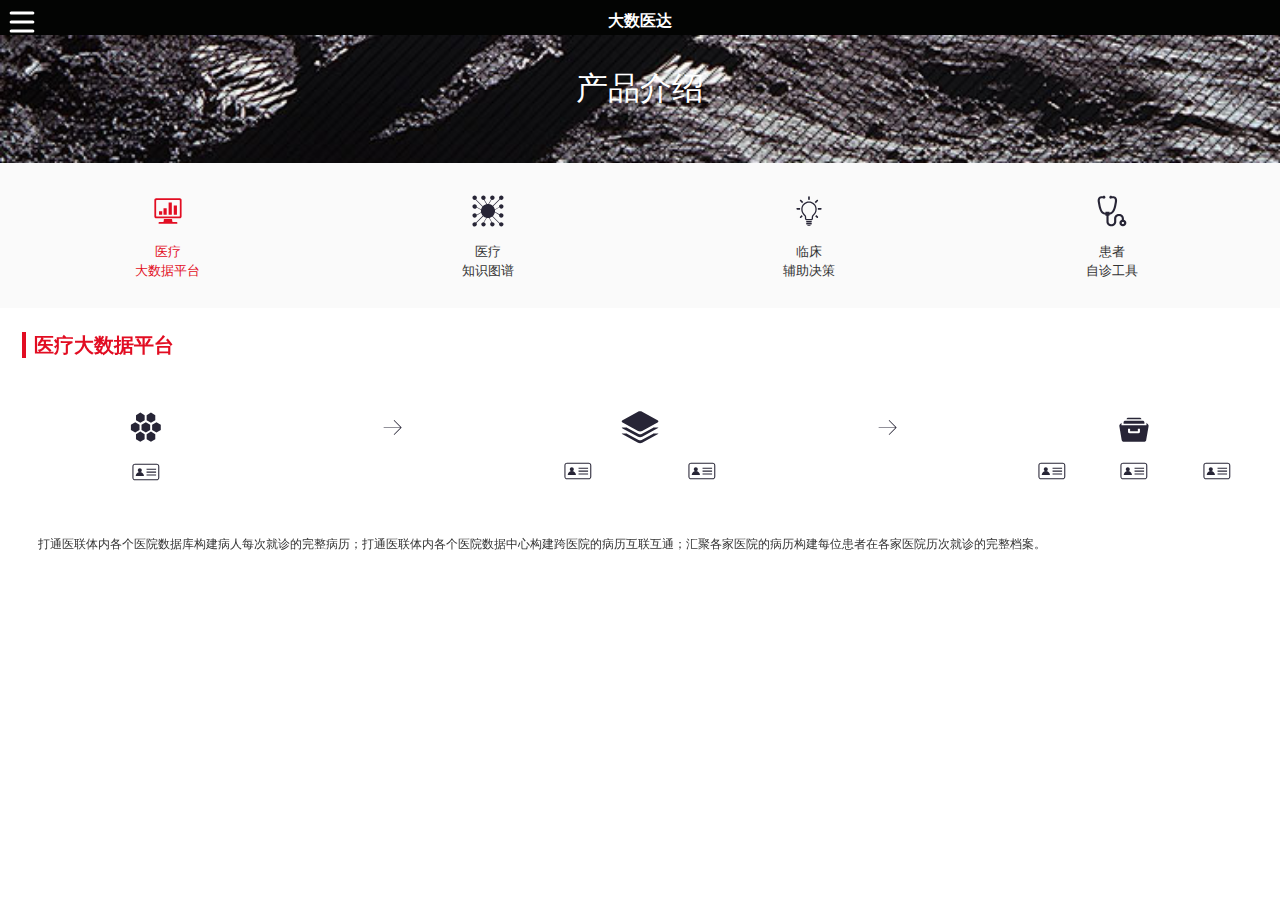
<file: big_wap/pm.html>
<!doctype html>
<html>
<head>
    <meta charset="utf-8">
    <meta name="viewport" content="width=device-width,initial-scale=1,minimum-scale=1, user-scalable=no">
    <meta name="x5-orientation" content="portrait">
    <meta content="yes" name="apple-mobile-web-app-capable">
    <meta content="black" name="apple-mobile-web-app-status-bar-style">
    <title>首页</title>
    <link href="./css/style.css" rel="stylesheet">
    <link href="./css/swiper.min.css" rel="stylesheet">
    <script src="./js/zepto.js"></script>
    <link href="./css/font-awesome.min.css" rel="stylesheet">
    <script src="./js/idangerous.swiper.min.js"></script>
    <script src="js/segment.min.js"></script>
    <script src="js/ease.min.js"></script>
    <style>

        .banner {
            width: 100%;
            height: 8rem;

            background: url(./images/banner2.jpg) no-repeat;
            background-size: 100%;
        }
        .banner h3 {
            color: #fff;
            font-size: 2rem;
            text-align: center;
            padding-top: 2rem;
            font-weight: 300;

        }
        .tabs {
            background: #fafafa;
            display: flex;
            padding: 0 1rem;
        }
        .tabs a {
            display: inline-block;
            text-align: center;
            text-decoration: none;
            padding: 2rem 0 1.65rem 0;
            font-size: 0.8rem;
            flex: 1;
            line-height: 1.2rem;
        }
        .tabs a.active span{
            color: #e20d22;
        }
        .tabs a.active p {
            color: #e20d22;
        }
        .tabs a span {
            display: block;

        }
        .tabs-title {
            font-size: 1.25rem;
            color: #e20d22;
            margin-bottom: 2.75rem;
            margin-top: 1.5rem;
        }
        .tabs-title span {
            border: 2px #e20d22 solid;
            margin-right: 0.5rem;
        }
        .swiper-css .content-slide {
            padding: 0 1.375rem;
        }
        .mar-text {
            margin-left: 1rem;
            line-height: 1.1rem;
            font-size: 0.75rem;
            margin-top: 1rem;
        }
        .tabs_echar {
            overflow: hidden;
            display: flex;
        }
        .tabs_echar li {
            text-align: center;
            list-style: none;
            /*float: left;*/
            flex: 1;
        }
        .tabs_echar li div {
            display: flex;
            height: 4rem;
        }
        .sick-icon {
            width: 2rem !important;
            margin: 0 auto;
        }
        .arrow {
            width: 1.2rem !important;
            margin-top: 16px
        }
        .hosp-icon {
            width: 4rem !important;
        }
        .hosp-icon1 {
            width: 3rem !important;
        }
        .hosp-icon2 {
            width: 3rem!important;
            height: 2.7rem;
            margin-top: 0.3rem;
        }
        .intr-svg {
            width: 3rem;
            height: 2rem;
            margin-bottom: 0.6rem;
        }
        .active .intr-svg .st0 {
            fill:#e20d22
        }
        .sort-wx {
            display: flex;
            height: 5rem;
            padding: 0 1rem;
        }
        .sort-wx svg {
            /*flex: auto;*/
            width: 100px;
        }

    </style>
</head>
<body>
<header>
    <section class="header">
        <div id="menu-icon-wrapper" class="menu-icon-wrapper" style="visibility: visible;">
            <svg width="700px" height="700px">
                <path id="pathA" d="M 300 400 L 700 400 C 900 400 900 750 600 850 A 400 400 0 0 1 200 200 L 800 800" style="stroke-dashoffset: 5803.15; stroke-dasharray: 2901.57, 2981.57, 240;"></path>
                <path id="pathB" d="M 300 500 L 700 500" style="stroke-dashoffset: 800; stroke-dasharray: 400, 480, 240;"></path>
                <path id="pathC" d="M 700 600 L 300 600 C 100 600 100 200 400 150 A 400 380 0 1 1 200 800 L 800 200" style="stroke-dashoffset: 6993.11; stroke-dasharray: 3496.56, 3576.56, 240;"></path>
            </svg>
            <button id="menu-icon-trigger" class="menu-icon-trigger"></button>
        </div>
        <span class="header-title">大数医达</span>
    </section>
</header>
<div class="banner">
    <h3>产品介绍</h3>
</div>
    <div class="tabs">
        <a href="#" class="active">
            <svg  class="intr-svg" viewBox="0 0 595.3 841.9">
                        <style type="text/css">
                            .st0{fill-rule:evenodd;clip-rule:evenodd;fill:#272536;}
                        </style>
                        <g>
                            <path class="st0" d="M407.7,650.2c0-8.6-6.2-15.6-13.8-15.6H200.1c-7.6,0-13.8,7-13.8,15.6v38.9c0,12.9-10.5,23.3-23.3,23.3H71.2
                                c-12.9,0-23.3,10.5-23.3,23.3v0c0,12.9,10.5,23.3,23.3,23.3h451.6c12.9,0,23.3-10.5,23.3-23.3v0c0-12.9-10.5-23.3-23.3-23.3h-91.7
                                c-12.9,0-23.3-10.5-23.3-23.3V650.2L407.7,650.2L407.7,650.2 M608.3,82.9H-14.3c-25.8,0-46.7,20.9-46.7,46.7v435.8
                                c0,25.8,20.9,46.7,46.7,46.7h622.6c25.8,0,46.7-20.9,46.7-46.7V129.6C655,103.8,634.1,82.9,608.3,82.9L608.3,82.9L608.3,82.9
                                 M608.3,549.8c0,8.6-7,15.6-15.6,15.6H1.3c-8.6,0-15.6-7-15.6-15.6V145.1c0-8.6,7-15.6,15.6-15.6h591.5c8.6,0,15.6,7,15.6,15.6
                                V549.8L608.3,549.8L608.3,549.8 M448.8,520h84.2V274.8h-84.2V520L448.8,520L448.8,520 M314.1,520h84.2V199.4h-84.2V520L314.1,520
                                L314.1,520 M61.5,520h84.2v-94.3H61.5V520L61.5,520L61.5,520 M179.4,520h84.2V350.3h-84.2V520L179.4,520L179.4,520 M179.4,520
                                L179.4,520z"></path>
                        </g>
                    </svg>
            <span>医疗</span>
            <p>大数据平台</p>
        </a>
        <a href="#" style="margin:0 17px" class="">
            <svg version="1.1" class="intr-svg" x="0px" y="0px" viewBox="0 0 595.3 841.9" style="enable-background:new 0 0 595.3 841.9;" xml:space="preserve">
                <style type="text/css">
                    .st0{fill:#272536;}
                </style>
                <g>
                    <path class="st0" d="M179.7,713.9c-32.7,0-58.6,25.9-58.6,58.6c0,32.7,25.9,58.6,58.6,58.6s58.6-25.9,58.6-58.6
                        C238.3,741.1,212.4,713.9,179.7,713.9L179.7,713.9z M647.2,363.6c32.7,0,58.6-25.9,58.6-58.6s-25.9-58.6-58.6-58.6
                        c-32.7,0-58.6,25.9-58.6,58.6c0,4.1,0,6.8,1.4,9.5l-111.8,68.2c-6.8-32.7-21.8-61.3-43.6-85.9l178.6-178.6
                        c9.5,6.8,21.8,10.9,34.1,10.9c32.7,0,58.6-25.9,58.6-58.6c0-31.4-25.9-57.2-58.6-57.2c-32.7,0-58.6,25.9-58.6,58.6
                        c0,12.3,4.1,24.5,10.9,34.1L421,284.5c-27.3-24.5-60-40.9-98.1-46.3L391,125c6.8,2.7,13.6,4.1,21.8,4.1c32.7,0,58.6-25.9,58.6-58.6
                        s-25.9-58.6-58.6-58.6s-58.6,25.9-58.6,58.6c0,19.1,9.5,36.8,24.5,47.7l-72.2,118.6c-4.1,0-6.8,0-10.9,0c-6.8,0-13.6,0-21.8,1.4
                        l-70.9-114.5c19.1-9.5,32.7-30,32.7-51.8c0-32.7-25.9-58.6-58.6-58.6s-58.6,25.9-58.6,58.6s25.9,58.6,58.6,58.6
                        c4.1,0,8.2,0,12.3-1.4l69.5,111.8c-38.2,6.8-72.2,27.3-98.1,53.2L-15.2,115.5C-3,104.6,5.2,89.6,5.2,71.9
                        c0-32.7-27.3-58.6-58.6-58.6c-32.7,0-58.6,25.9-58.6,58.6s25.9,58.6,58.6,58.6c8.2,0,15-1.4,21.8-4.1L151.1,309
                        c-16.4,20.4-28.6,45-34.1,72.2L3.9,313.1l0,0c0-2.7,1.4-5.5,1.4-8.2c0-32.7-25.9-58.6-58.6-58.6s-58.6,25.9-58.6,58.6
                        s25.9,58.6,58.6,58.6c24.5,0,45-15,54.5-36.8l113.1,68.2c-1.4,9.5-2.7,17.7-2.7,27.3c0,10.9,1.4,21.8,2.7,31.4L-5.5,527.1l6.8,12.3
                        L117,468.5c8.2,30,21.8,55.9,42.3,79.1L-19.3,726.1c-9.5-6.8-21.8-10.9-34.1-10.9c-32.7,0-58.6,25.9-58.6,58.6
                        c0,31.4,25.9,57.2,58.6,57.2s58.6-25.9,58.6-58.6c0-12.3-4.1-24.5-10.9-34.1l179.9-179.9c21.8,20.4,49.1,34.1,79.1,42.3
                        l-73.6,117.9l10.9,6.8l73.6-120.6c10.9,1.4,20.4,2.7,31.4,2.7c9.5,0,19.1-1.4,27.3-2.7L391,718c-21.8,8.2-36.8,30-36.8,54.5
                        c0,32.7,25.9,58.6,58.6,58.6s58.6-25.9,58.6-58.6c0-32.7-25.9-58.6-58.6-58.6c-2.7,0-5.5,0-8.2,1.4l0,0l-66.8-113.1
                        c27.3-6.8,51.8-17.7,72.2-34.1l182.6,182.7c-2.7,6.8-4.1,15-4.1,21.8c0,32.7,25.9,58.6,58.6,58.6c32.7,0,58.6-25.9,58.6-58.6
                        c0-32.7-25.9-58.6-58.6-58.6c-17.7,0-32.7,8.2-43.6,20.4L425,555.8c27.3-25.9,46.3-60,53.2-99.5L591.3,523c-1.4,5.5-2.7,9.5-2.7,15
                        c0,32.7,25.9,58.6,58.6,58.6c32.7,0,58.6-25.9,58.6-58.6c0-32.7-25.9-58.6-58.6-58.6c-21.8,0-40.9,12.3-50.4,30l-115.9-69.5
                        c1.4-6.8,1.4-13.6,1.4-20.4c0-8.2-1.4-16.4-1.4-24.5l114.5-69.5C603.6,348.6,624.1,363.6,647.2,363.6L647.2,363.6z M-53.4,598
                        c32.7,0,58.6-25.9,58.6-58.6c0-32.7-25.9-58.6-58.6-58.6s-58.6,25.9-58.6,58.6C-112,570.7-86.1,598-53.4,598L-53.4,598z"></path>
                </g>
                </svg>
            <span>医疗</span>
            <p>知识图谱</p>
        </a>
        <a href="#" class="">
            <svg version="1.1" class="intr-svg" viewBox="0 0 595.3 841.9">
                    <style type="text/css">
                        .st0{fill-rule:evenodd;clip-rule:evenodd;fill:#272536;}
                    </style>
                    <g>
                        <path class="st0" d="M117.6,216.9c9.2-11.7,19.4-22.5,30.5-32.2c0,0,0,0,0,0l-55.2-55.2c-8.7-8.7-22.7-8.7-31.4,0
                            c-8.7,8.7-8.7,22.7,0,31.4L117.6,216.9L117.6,216.9L117.6,216.9z M297,128.1c0.2,0,0.4,0,0.6,0c7.3,0,14.5,0.5,21.5,1.2
                            c0,0,0,0,0,0V54.6C319.2,43,310.6,33,299,32c-13.2-1.1-24.1,9.2-24.1,22.1v75.1c0,0,0,0,0,0c7.1-0.7,14.3-1.2,21.5-1.2
                            C296.6,128.1,296.8,128.1,297,128.1L297,128.1L297,128.1z M476.6,216.8l56-56c8.7-8.7,8.7-22.7,0-31.4c-8.6-8.7-22.7-8.7-31.4,0
                            l-55.2,55.2c0,0,0,0,0,0C457.1,194.4,467.3,205.2,476.6,216.8L476.6,216.8L476.6,216.8z M63,374.3c0-10.7,0.9-21.2,2.1-31.6
                            c0,0,0,0,0,0h-78.9c-12.2,0-22.2,9.9-22.2,22.2c0,12.3,9.9,22.2,22.2,22.2h77.1c0,0,0,0,0,0C63.1,382.9,63,378.6,63,374.3L63,374.3
                            L63,374.3z M607.9,342.7H529c0,0,0,0,0,0c1.3,10.4,2.1,20.8,2.1,31.6c0,4.3-0.1,8.6-0.2,12.8c0,0,0,0,0,0h76.5
                            c11.6,0,21.6-8.7,22.6-20.2C631.1,353.8,620.8,342.7,607.9,342.7L607.9,342.7L607.9,342.7z M488.2,524.7c-9,13.2-18.6,24.7-27.7,35
                            c0,0,0,0,0,0l40.6,40.6c8.7,8.7,22.8,8.7,31.4,0c8.7-8.7,8.7-22.7,0-31.4L488.2,524.7L488.2,524.7L488.2,524.7z M61.5,569
                            c-8.7,8.7-8.7,22.7,0,31.4c8.7,8.7,22.8,8.7,31.4,0l40.6-40.7c0,0,0,0,0,0c-9.2-10.3-18.7-21.7-27.7-34.9c0,0,0,0,0,0L61.5,569
                            L61.5,569L61.5,569z M500.3,374.3c0-46-15.3-88.6-41.2-122.7c-22.7-30-53.4-53.4-89.1-67.2l0.2-1l-15.2-4.5
                            c-11.8-3.4-24-5.8-36.5-7.1l-1.8-0.2h-0.1l-0.1,0c-6.1-0.6-12.4-1-19.1-1h-1c-6.6,0-13,0.4-19.1,1l-0.1,0l-1.8,0.2
                            c-12.4,1.3-24.6,3.7-36.4,7.1l-14.7,4.3l0.2,1c-35.8,13.8-66.8,37.3-89.6,67.4c-25.8,34.1-41.1,76.7-41.1,122.7
                            c0,33,5.7,60.2,14.6,82.6c13.3,33.7,33.7,56.4,50,73.7c8.2,8.6,15.4,16,20.3,22.2c5,6.3,7.4,11.2,8.1,15.1
                            c3.6,18.9,3.9,42.6,3.9,48.7v1.7c0,27.3,22.1,49.3,49.3,49.3h114c27.3,0,49.3-22.1,49.3-49.3v-1.7c0-6,0.4-29.8,3.9-48.7
                            c0.5-2.6,1.6-5.6,3.9-9.3c3.9-6.4,11.3-14.3,20.4-23.9c13.7-14.4,31.1-32.5,44.9-58.2C490.4,450.9,500.3,417.6,500.3,374.3
                            L500.3,374.3L500.3,374.3z M453.7,444.3c-10.9,27.5-27.2,46.1-43,62.7c-7.9,8.3-15.6,16.1-22.3,24.6c-6.6,8.5-12.6,18.1-14.9,30
                            c-4.3,23.2-4.5,48-4.5,55.1v1.6c0,8.2-6.7,14.9-14.9,14.9H240c-4.2,0-7.8-1.6-10.6-4.4c-2.7-2.7-4.3-6.3-4.3-10.5
                            c0-0.2,0-0.8,0-1.7c0-7.2-0.2-31.9-4.5-55c-1.5-7.8-4.7-14.9-8.5-21.1c-6.9-10.9-15.6-19.9-24.7-29.5
                            c-13.7-14.3-28.2-29.7-39.5-50.7c-11.3-21-19.6-47.8-19.6-86c0-38.4,12.7-73.6,34.2-101.9c21.5-28.4,51.7-49.8,86.5-60.2l4.3-1.3
                            c8.4-2.2,17.1-3.9,25.9-4.8h0.1l1.6-0.2c5.2-0.5,10.3-0.8,15.3-0.9l0.9,0.1l0.9-0.1c5,0,10.1,0.3,15.3,0.8h-0.1l1.7,0.2h0
                            c8.9,0.9,17.5,2.6,25.9,4.8l4.4,1.3c34.9,10.4,65.1,31.8,86.5,60.2c21.4,28.4,34.1,63.6,34.1,101.9
                            C465.8,403.4,460.9,425.9,453.7,444.3L453.7,444.3L453.7,444.3z M318.4,171.8L318.4,171.8L318.4,171.8L318.4,171.8z M275.6,171.8
                            L275.6,171.8C275.6,171.8,275.6,171.8,275.6,171.8L275.6,171.8L275.6,171.8z M353.6,681.2H240.5c-11.7,0-21.2,9.5-21.2,21.2
                            c0,11.7,9.5,21.2,21.2,21.2h113.1c11.7,0,21.2-9.5,21.2-21.2C374.8,690.6,365.3,681.2,353.6,681.2L353.6,681.2z M353.6,734.7H241
                            c-11.9,0-22,9.8-21.7,21.7c0.3,11.5,9.7,20.7,21.2,20.7h113.1c11.7,0,21.2-9.5,21.2-21.2C374.8,744.2,365.3,734.7,353.6,734.7
                            L353.6,734.7z M306.9,788.6h-58.2c0,0,0,0,0,0c0,0.6-0.1,1.2-0.1,1.9c0,11.7,18,21.2,34.6,21.2h27.6c16.7,0,34.6-9.5,34.6-21.2
                            c0-0.7-0.1-1.3-0.1-1.9c0,0,0,0,0,0H306.9L306.9,788.6L306.9,788.6z"></path>
                    </g>
                 </svg>
            <span>临床</span>
            <p>辅助决策</p>
        </a>
        <a href="#" class="">
            <svg class="intr-svg" viewBox="0 0 595.3 841.9">
                    <style type="text/css">
                        .st0{fill-rule:evenodd;clip-rule:evenodd;fill:#272536;}
                    </style>
                    <g>
                        <path class="st0" d="M611.7,651.5v-32.6c0-66.4-56.2-120.5-125.2-120.5h-8.1c-69,0-125.2,54.1-125.2,120.5v85.5
                            c0,36.4-30.8,66.1-68.6,66.1h-8.1c-37.8,0-68.6-29.6-68.6-66.1V544.3h23.4V520c141.1-12.6,170.1-178.6,191.3-300.6
                            c1.7-9.6,3.3-19,5-28.2c9.9-54.9,2.6-97.4-21.9-126.3c-26.9-31.8-63.4-33.9-67.5-34l-43.6,0c-7.2-7.3-17.4-12-28.8-12
                            c-22,0-39.8,17.1-39.8,38.3c0,21.1,17.8,38.3,39.8,38.3c10.4,0,19.7-3.9,26.8-10.1h43.9c1.6,0.2,15.2,2,25.3,14
                            c13.5,15.9,16.9,44.5,10.1,82.6c-1.7,9.3-3.3,18.8-5,28.5c-23.8,136.7-49.2,242.8-135.5,254.8v-22h-106v22.6
                            C35.2,457.1,9.2,349.6-15,210.4c-1.7-9.7-3.4-19.3-5-28.5c-6.8-37.6-3.5-65.9,9.5-82c10.3-12.7,24.4-14.5,25.9-14.6h43.9
                            c7.1,6.2,16.4,10.1,26.8,10.1c22,0,39.7-17.1,39.7-38.3C125.8,36,108,18.9,86,18.9c-11.3,0-21.5,4.6-28.8,12H14.6l-0.9,0
                            C9.6,31-27,33.1-53.8,64.9c-24.4,28.9-31.8,71.4-21.9,126.3c1.7,9.2,3.3,18.6,5,28.2c21.5,123.3,50.8,291.7,196.1,300.9v23.9h26.1
                            v160.2c0,66.4,56.2,120.5,125.2,120.5h8.1c69,0,125.2-54.1,125.2-120.5v-85.5c0-36.4,30.8-66.1,68.6-66.1h8.1
                            c37.8,0,68.6,29.6,68.6,66.1V652c-36.3,11.7-62.6,44.6-62.6,83.5c0,48.7,41,88.1,91.5,88.1c50.6,0,91.5-39.4,91.5-88.1
                            C675.7,696.1,648.8,662.8,611.7,651.5L611.7,651.5 M584.1,764.7c-16.7,0-30.3-13-30.3-29.1c0-9.6,4.9-18,12.3-23.3h36
                            c7.4,5.3,12.3,13.7,12.3,23.3C614.4,751.7,600.9,764.7,584.1,764.7L584.1,764.7 M584.1,764.7L584.1,764.7z"></path>
                    </g>
                </svg>
            <span>患者</span>
            <p>自诊工具</p>
        </a>
    </div>
    <div class="swiper-container">
        <div class="swiper-wrapper">
            <div class="swiper-slide swiper-css swiper-slide-visible swiper-slide-active">
                <div class="content-slide">
                    <h2 class="tabs-title"><span></span>医疗大数据平台</h2>
                    <ul class="tabs_echar">
                        <li>
                            <svg class="hosp-icon" style="width: 70px; margin-top: -0.5rem" viewBox="0 0 200 200">
                            <style type="text/css">
                                .st0{fill:#272435;}
                            </style>
                            <g>
                                <g>
                                    <path class="st0" d="M113,93.2l-13.5-7.9L86,93.2V109l13.5,7.9L113,109V93.2z M132.7,85.3l-13.5,7.9V109l13.5,7.9l13.5-7.9V93.2
                                            L132.7,85.3z M68.7,122.3v15.8l13.5,7.9l13.5-7.9v-15.8l-13.5-7.9L68.7,122.3z M102,122.3v15.8l13.5,7.9l13.5-7.9v-15.8l-13.5-7.9
                                            L102,122.3z M95.8,78.7V62.9L82.3,55l-13.5,7.9v15.8l13.5,7.9L95.8,78.7z M129,78.7V62.9L115.5,55L102,62.9v15.8l13.5,7.9
                                            L129,78.7z M79.8,93.2l-13.5-7.9l-13.5,7.9V109l13.5,7.9l13.5-7.9V93.2z"></path>
                                </g>
                            </g>
                        </svg>
                            <div style="margin-top: -0.45rem">
                                <svg class="sick-icon" style="width: 40px" viewBox="0 0 200 400">
                                    <style type="text/css">
                                        .st0{fill-rule:evenodd;clip-rule:evenodd;fill:#272536;}
                                    </style>
                                    <g>
                                        <path class="st0" d="M103.4,121.5h59.6v-6.6h-59.6V121.5L103.4,121.5z M103.4,104h59.6v-6.6h-59.6V104L103.4,104z M103.4,79.8v6.6
                                        h59.6v-6.6H103.4L103.4,79.8z"></path>
                                        <path class="st0" d="M48.7,88.5c0,7,5.6,12.6,12.6,12.6s12.6-5.6,12.6-12.6c0-7-5.6-12.6-12.6-12.6S48.7,81.5,48.7,88.5L48.7,88.5z
                                        "></path>
                                        <path class="st0" d="M87.4,125c-0.6-13.9-12-24.9-26-24.9S36,111.1,35.5,125H87.4L87.4,125z"></path>
                                        <path class="st0" d="M166.6,48.8H31.5c-9,0-16.4,7.4-16.4,16.4v70.6c0,9,7.4,16.4,16.4,16.4h135.2c9,0,16.4-7.4,16.4-16.4V65.2
                                        C183,56.2,175.6,48.8,166.6,48.8L166.6,48.8z M176.4,137.4c0,4.5-3.7,8.2-8.2,8.2H29.9c-4.5,0-8.2-3.7-8.2-8.2V63.6
                                        c0-4.5,3.7-8.2,8.2-8.2h138.3c4.5,0,8.2,3.7,8.2,8.2V137.4L176.4,137.4z"></path>
                                    </g>
                                </svg>
                            </div>
                        </li>
                        <li>
                            <svg class="arrow" style="width: 30px; vertical-align: top; " viewBox="0 0 200 200">
                                <style type="text/css">
                                    .stt0{fill:#272536;}
                                </style>
                                <g>
                                    <path class="stt0" d="M10.2,84.7h170.1l-66.6-66.6c-1.5-1.5-1.5-4,0-5.5s4-1.5,5.5,0L192,85.4l0,0c1.1,0.7,1.8,1.8,1.8,3.2
                                            c0,1-0.4,1.8-1,2.5l0,0l-0.2,0.2l0,0l-73.4,73.4c-1.5,1.5-4,1.5-5.5,0s-1.5-4,0-5.5l66.8-66.8H10.2c-2.2,0-3.9-1.7-3.9-3.9
                                            C6.2,86.4,8,84.7,10.2,84.7L10.2,84.7z"></path>
                                </g>
                            </svg>
                        </li>
                        <li>
                            <svg class="hosp-icon1" style="width: 50px" viewBox="0 0 200 200">
                                <style type="text/css">
                                    .st0{fill-rule:evenodd;clip-rule:evenodd;fill:#272536;}
                                </style>
                                <g>
                                    <path class="st0" d="M153.2,129.1l-46.6,24.7c-3.4,1.8-8.9,1.8-12.4,0L47.5,129c-1.1-0.6-1.8-1.2-2.2-1.9H24
                                        c0.4,1.3,1.5,2.5,3.3,3.5l64.5,35.4c4.7,2.6,12.4,2.6,17.1,0l64.3-35.3c1.8-1,2.9-2.3,3.3-3.6h-21.2
                                        C155,127.8,154.3,128.5,153.2,129.1L153.2,129.1z M153.2,104.2l-46.6,24.7c-3.4,1.8-8.9,1.8-12.4,0l-46.7-24.7
                                        c-1.1-0.6-1.8-1.2-2.2-1.9H24c0.4,1.3,1.5,2.5,3.3,3.5L91.8,141c4.7,2.6,12.4,2.6,17.1,0l64.3-35.3c1.8-1,2.9-2.3,3.3-3.6h-21.2
                                        C155,102.9,154.3,103.6,153.2,104.2L153.2,104.2z M27.3,80.9l64.5,35.4c4.7,2.6,12.4,2.6,17.1,0L173.2,81c4.7-2.6,4.7-6.8,0-9.4
                                        l-64.5-35.4c-4.7-2.6-12.4-2.6-17.1,0L27.3,71.5C22.6,74.1,22.6,78.3,27.3,80.9L27.3,80.9z"></path>
                                </g>
                            </svg>
                            <div>
                                <svg class="sick-icon"viewBox="0 0 200 400">
                                    <style type="text/css">
                                        .st0{fill-rule:evenodd;clip-rule:evenodd;fill:#272536;}
                                    </style>
                                    <g>
                                        <path class="st0" d="M103.4,121.5h59.6v-6.6h-59.6V121.5L103.4,121.5z M103.4,104h59.6v-6.6h-59.6V104L103.4,104z M103.4,79.8v6.6
                                        h59.6v-6.6H103.4L103.4,79.8z"></path>
                                        <path class="st0" d="M48.7,88.5c0,7,5.6,12.6,12.6,12.6s12.6-5.6,12.6-12.6c0-7-5.6-12.6-12.6-12.6S48.7,81.5,48.7,88.5L48.7,88.5z
                                        "></path>
                                        <path class="st0" d="M87.4,125c-0.6-13.9-12-24.9-26-24.9S36,111.1,35.5,125H87.4L87.4,125z"></path>
                                        <path class="st0" d="M166.6,48.8H31.5c-9,0-16.4,7.4-16.4,16.4v70.6c0,9,7.4,16.4,16.4,16.4h135.2c9,0,16.4-7.4,16.4-16.4V65.2
                                        C183,56.2,175.6,48.8,166.6,48.8L166.6,48.8z M176.4,137.4c0,4.5-3.7,8.2-8.2,8.2H29.9c-4.5,0-8.2-3.7-8.2-8.2V63.6
                                        c0-4.5,3.7-8.2,8.2-8.2h138.3c4.5,0,8.2,3.7,8.2,8.2V137.4L176.4,137.4z"></path>
                                    </g>
                                </svg>
                                <svg class="sick-icon" viewBox="0 0 200 400">
                                    <style type="text/css">
                                        .st0{fill-rule:evenodd;clip-rule:evenodd;fill:#272536;}
                                    </style>
                                    <g>
                                        <path class="st0" d="M103.4,121.5h59.6v-6.6h-59.6V121.5L103.4,121.5z M103.4,104h59.6v-6.6h-59.6V104L103.4,104z M103.4,79.8v6.6
                                        h59.6v-6.6H103.4L103.4,79.8z"></path>
                                        <path class="st0" d="M48.7,88.5c0,7,5.6,12.6,12.6,12.6s12.6-5.6,12.6-12.6c0-7-5.6-12.6-12.6-12.6S48.7,81.5,48.7,88.5L48.7,88.5z
                                        "></path>
                                        <path class="st0" d="M87.4,125c-0.6-13.9-12-24.9-26-24.9S36,111.1,35.5,125H87.4L87.4,125z"></path>
                                        <path class="st0" d="M166.6,48.8H31.5c-9,0-16.4,7.4-16.4,16.4v70.6c0,9,7.4,16.4,16.4,16.4h135.2c9,0,16.4-7.4,16.4-16.4V65.2
                                        C183,56.2,175.6,48.8,166.6,48.8L166.6,48.8z M176.4,137.4c0,4.5-3.7,8.2-8.2,8.2H29.9c-4.5,0-8.2-3.7-8.2-8.2V63.6
                                        c0-4.5,3.7-8.2,8.2-8.2h138.3c4.5,0,8.2,3.7,8.2,8.2V137.4L176.4,137.4z"></path>
                                    </g>
                                </svg>
                            </div>
                        </li>
                        <li>
                            <svg class="arrow" style="width: 30px; vertical-align: top; " viewBox="0 0 200 200">
                                <style type="text/css">
                                    .stt0{fill:#272536;}
                                </style>
                                <g>
                                    <path class="stt0" d="M10.2,84.7h170.1l-66.6-66.6c-1.5-1.5-1.5-4,0-5.5s4-1.5,5.5,0L192,85.4l0,0c1.1,0.7,1.8,1.8,1.8,3.2
                                            c0,1-0.4,1.8-1,2.5l0,0l-0.2,0.2l0,0l-73.4,73.4c-1.5,1.5-4,1.5-5.5,0s-1.5-4,0-5.5l66.8-66.8H10.2c-2.2,0-3.9-1.7-3.9-3.9
                                            C6.2,86.4,8,84.7,10.2,84.7L10.2,84.7z"></path>
                                </g>
                            </svg>
                        </li>
                        <li>
                            <svg class="hosp-icon2" style="width: 50px" viewBox="0 0 200 200">
                                <style type="text/css">
                                    .st0{fill-rule:evenodd;clip-rule:evenodd;fill:#272536;}
                                </style>
                                <g>
                                    <path class="st0" d="M148.1,65.8c0-6.9-6.9-6.9-6.9-6.9H58.6c0,0-6.9,0-6.9,6.9v6.9h96.5V65.8L148.1,65.8 M127.5,45H72.4
                                        c0,0-6.9,0-6.9,6.9h68.9C134.4,45,127.5,45,127.5,45L127.5,45 M161.9,72.7l-4.1-4.1v11H42v-11l-4.1,4.1c-4.1,4.1-7,5.2-5.4,13.9
                                        c1.6,8.6,9.5,55.9,10.7,62.3c1.3,7,8.4,6.9,8.4,6.9h96.5c0,0,7.1,0.1,8.4-6.9c1.2-6.4,9.1-53.7,10.7-62.3
                                        C168.9,77.9,166,76.8,161.9,72.7L161.9,72.7 M127.5,110.1c0,0,0,6.9-6.9,6.9H79.2c-6.9,0-6.9-6.9-6.9-6.9V96.2H82v11.1h35.8V96.2
                                        h9.7L127.5,110.1L127.5,110.1 M127.5,110.1L127.5,110.1z"></path>
                                </g>
                            </svg>
                            <div>
                                <svg class="sick-icon" style="width: 30px" viewBox="0 0 200 400">
                                    <style type="text/css">
                                        .st0{fill-rule:evenodd;clip-rule:evenodd;fill:#272536;}
                                    </style>
                                    <g>
                                        <path class="st0" d="M103.4,121.5h59.6v-6.6h-59.6V121.5L103.4,121.5z M103.4,104h59.6v-6.6h-59.6V104L103.4,104z M103.4,79.8v6.6
                                        h59.6v-6.6H103.4L103.4,79.8z"></path>
                                        <path class="st0" d="M48.7,88.5c0,7,5.6,12.6,12.6,12.6s12.6-5.6,12.6-12.6c0-7-5.6-12.6-12.6-12.6S48.7,81.5,48.7,88.5L48.7,88.5z
                                        "></path>
                                        <path class="st0" d="M87.4,125c-0.6-13.9-12-24.9-26-24.9S36,111.1,35.5,125H87.4L87.4,125z"></path>
                                        <path class="st0" d="M166.6,48.8H31.5c-9,0-16.4,7.4-16.4,16.4v70.6c0,9,7.4,16.4,16.4,16.4h135.2c9,0,16.4-7.4,16.4-16.4V65.2
                                        C183,56.2,175.6,48.8,166.6,48.8L166.6,48.8z M176.4,137.4c0,4.5-3.7,8.2-8.2,8.2H29.9c-4.5,0-8.2-3.7-8.2-8.2V63.6
                                        c0-4.5,3.7-8.2,8.2-8.2h138.3c4.5,0,8.2,3.7,8.2,8.2V137.4L176.4,137.4z"></path>
                                    </g>
                                </svg>
                                <svg class="sick-icon" style="width: 30px" viewBox="0 0 200 400">
                                    <style type="text/css">
                                        .st0{fill-rule:evenodd;clip-rule:evenodd;fill:#272536;}
                                    </style>
                                    <g>
                                        <path class="st0" d="M103.4,121.5h59.6v-6.6h-59.6V121.5L103.4,121.5z M103.4,104h59.6v-6.6h-59.6V104L103.4,104z M103.4,79.8v6.6
                                        h59.6v-6.6H103.4L103.4,79.8z"></path>
                                        <path class="st0" d="M48.7,88.5c0,7,5.6,12.6,12.6,12.6s12.6-5.6,12.6-12.6c0-7-5.6-12.6-12.6-12.6S48.7,81.5,48.7,88.5L48.7,88.5z
                                        "></path>
                                        <path class="st0" d="M87.4,125c-0.6-13.9-12-24.9-26-24.9S36,111.1,35.5,125H87.4L87.4,125z"></path>
                                        <path class="st0" d="M166.6,48.8H31.5c-9,0-16.4,7.4-16.4,16.4v70.6c0,9,7.4,16.4,16.4,16.4h135.2c9,0,16.4-7.4,16.4-16.4V65.2
                                        C183,56.2,175.6,48.8,166.6,48.8L166.6,48.8z M176.4,137.4c0,4.5-3.7,8.2-8.2,8.2H29.9c-4.5,0-8.2-3.7-8.2-8.2V63.6
                                        c0-4.5,3.7-8.2,8.2-8.2h138.3c4.5,0,8.2,3.7,8.2,8.2V137.4L176.4,137.4z"></path>
                                    </g>
                                </svg>
                                <svg class="sick-icon" style="width: 2rem" viewBox="0 0 200 400">
                                    <style type="text/css">
                                        .st0{fill-rule:evenodd;clip-rule:evenodd;fill:#272536;}
                                    </style>
                                    <g>
                                        <path class="st0" d="M103.4,121.5h59.6v-6.6h-59.6V121.5L103.4,121.5z M103.4,104h59.6v-6.6h-59.6V104L103.4,104z M103.4,79.8v6.6
                                        h59.6v-6.6H103.4L103.4,79.8z"></path>
                                        <path class="st0" d="M48.7,88.5c0,7,5.6,12.6,12.6,12.6s12.6-5.6,12.6-12.6c0-7-5.6-12.6-12.6-12.6S48.7,81.5,48.7,88.5L48.7,88.5z
                                        "></path>
                                        <path class="st0" d="M87.4,125c-0.6-13.9-12-24.9-26-24.9S36,111.1,35.5,125H87.4L87.4,125z"></path>
                                        <path class="st0" d="M166.6,48.8H31.5c-9,0-16.4,7.4-16.4,16.4v70.6c0,9,7.4,16.4,16.4,16.4h135.2c9,0,16.4-7.4,16.4-16.4V65.2
                                        C183,56.2,175.6,48.8,166.6,48.8L166.6,48.8z M176.4,137.4c0,4.5-3.7,8.2-8.2,8.2H29.9c-4.5,0-8.2-3.7-8.2-8.2V63.6
                                        c0-4.5,3.7-8.2,8.2-8.2h138.3c4.5,0,8.2,3.7,8.2,8.2V137.4L176.4,137.4z"></path>
                                    </g>
                                </svg>
                            </div>
                        </li>
                    </ul>
                    <p class="mar-text">打通医联体内各个医院数据库构建病人每次就诊的完整病历；打通医联体内各个医院数据中心构建跨医院的病历互联互通；汇聚各家医院的病历构建每位患者在各家医院历次就诊的完整档案。</p>
                </div>
            </div>
            <div class="swiper-slide swiper-css">
                <div class="content-slide">
                    <h2 class="tabs-title"><span></span>医疗知识图谱</h2>
                    <ul class="tabs_echar">
                        <li>

                            <svg class="hosp-icon" style="margin-top: -0.5rem" viewBox="0 0 200 200">
                                <style type="text/css">
                                    .st0{fill-rule:evenodd;clip-rule:evenodd;fill:#272435;}
                                </style>
                                <g>
                                    <g>
                                        <path class="st0" d="M87.5,50.5h-30v4h30V50.5z M100.5,52.5h30v-4h-30V52.5z M115.5,35.5h-30v4h30V35.5z M79.5,67.5h-30v4h30V67.5
                                            z M70.5,80.5h-30v4h30V80.5z M52.5,96.5h30v-4h-30V96.5z M67.5,114.5h30v-4h-30V114.5z M67.5,103.5h-30v4h30V103.5z M74.5,121.5
                                            h-30v4h30V121.5z M72.5,136.5h30v-4h-30V136.5z M51.5,146.5h30v-4h-30V146.5z M109.5,59.5h-30v4h30V59.5z M124.5,72.5h-30v4h30
                                            V72.5z M115.5,85.5h-30v4h30V85.5z M119.5,99.5h-30v4h30V99.5z M117.5,120.5h-30v4h30V120.5z M117.5,138.5h30v-4h-30V138.5z
                                             M82.5,164.5h30v-4h-30V164.5z M154.5,63.5h-30v4h30V63.5z M132.5,78.5v4h30v-4H132.5z M155.5,92.5h-30v4h30V92.5z M154.5,108.5
                                            h-30v4h30V108.5z M132.5,125.5h30v-4h-30V125.5z M94.5,150.5h30v-4h-30V150.5z"></path>
                                    </g>
                                </g>
                            </svg>
                            <div style="margin-top: -0.45rem">
                                <svg class="sick-icon" style="width: 40px" viewBox="0 0 200 400">
                                    <style type="text/css">
                                        .st0{fill-rule:evenodd;clip-rule:evenodd;fill:#272536;}
                                    </style>
                                    <g>
                                        <path class="st0" d="M103.4,121.5h59.6v-6.6h-59.6V121.5L103.4,121.5z M103.4,104h59.6v-6.6h-59.6V104L103.4,104z M103.4,79.8v6.6
                                        h59.6v-6.6H103.4L103.4,79.8z"></path>
                                        <path class="st0" d="M48.7,88.5c0,7,5.6,12.6,12.6,12.6s12.6-5.6,12.6-12.6c0-7-5.6-12.6-12.6-12.6S48.7,81.5,48.7,88.5L48.7,88.5z
                                        "></path>
                                        <path class="st0" d="M87.4,125c-0.6-13.9-12-24.9-26-24.9S36,111.1,35.5,125H87.4L87.4,125z"></path>
                                        <path class="st0" d="M166.6,48.8H31.5c-9,0-16.4,7.4-16.4,16.4v70.6c0,9,7.4,16.4,16.4,16.4h135.2c9,0,16.4-7.4,16.4-16.4V65.2
                                        C183,56.2,175.6,48.8,166.6,48.8L166.6,48.8z M176.4,137.4c0,4.5-3.7,8.2-8.2,8.2H29.9c-4.5,0-8.2-3.7-8.2-8.2V63.6
                                        c0-4.5,3.7-8.2,8.2-8.2h138.3c4.5,0,8.2,3.7,8.2,8.2V137.4L176.4,137.4z"></path>
                                    </g>
                                </svg>
                            </div>
                        </li>
                        <li>
                            <svg class="arrow" style="width: 30px; vertical-align: top; " viewBox="0 0 200 200">
                                <style type="text/css">
                                    .stt0{fill:#272536;}
                                </style>
                                <g>
                                    <path class="stt0" d="M10.2,84.7h170.1l-66.6-66.6c-1.5-1.5-1.5-4,0-5.5s4-1.5,5.5,0L192,85.4l0,0c1.1,0.7,1.8,1.8,1.8,3.2
                                            c0,1-0.4,1.8-1,2.5l0,0l-0.2,0.2l0,0l-73.4,73.4c-1.5,1.5-4,1.5-5.5,0s-1.5-4,0-5.5l66.8-66.8H10.2c-2.2,0-3.9-1.7-3.9-3.9
                                            C6.2,86.4,8,84.7,10.2,84.7L10.2,84.7z"></path>
                                </g>
                            </svg>
                        </li>
                        <li>
                            <svg class="hosp-icon1" viewBox="40 40 120 120">
                                <style type="text/css">
                                    .st0{fill-rule:evenodd;clip-rule:evenodd;fill:#272435;}
                                </style>
                                <g>
                                    <g>
                                        <path class="st0" d="M46.5,56.5h30v-4h-30V56.5z M46.5,65.5h30v-4h-30V65.5z M46.5,74.5h30v-4h-30V74.5z M46.5,83.5h30v-4h-30
                                            V83.5z M46.5,92.5h30v-4h-30V92.5z M46.5,101.5h30v-4h-30V101.5z M46.5,110.5h30v-4h-30V110.5z M46.5,119.5h30v-4h-30V119.5z
                                             M46.5,128.5h30v-4h-30V128.5z M46.5,137.5h30v-4h-30V137.5z M46.5,146.5h30v-4h-30V146.5z M84.5,56.5h30v-4h-30V56.5z M84.5,65.5
                                            h30v-4h-30V65.5z M84.5,74.5h30v-4h-30V74.5z M84.5,83.5h30v-4h-30V83.5z M84.5,92.5h30v-4h-30V92.5z M84.5,101.5h30v-4h-30V101.5
                                            z M84.5,110.5h30v-4h-30V110.5z M84.5,119.5h30v-4h-30V119.5z M84.5,128.5h30v-4h-30V128.5z M84.5,137.5h30v-4h-30V137.5z
                                             M84.5,146.5h30v-4h-30V146.5z M122.5,52.5v4h30v-4H122.5z M122.5,65.5h30v-4h-30V65.5z M122.5,74.5h30v-4h-30V74.5z M122.5,83.5
                                            h30v-4h-30V83.5z M122.5,92.5h30v-4h-30V92.5z M122.5,101.5h30v-4h-30V101.5z M122.5,110.5h30v-4h-30V110.5z M122.5,119.5h30v-4
                                            h-30V119.5z M122.5,128.5h30v-4h-30V128.5z M122.5,137.5h30v-4h-30V137.5z M122.5,146.5h30v-4h-30V146.5z"></path>
                                    </g>
                                </g>
                            </svg>
                            <div>
                                <svg class="sick-icon"viewBox="0 0 200 400">
                                    <style type="text/css">
                                        .st0{fill-rule:evenodd;clip-rule:evenodd;fill:#272536;}
                                    </style>
                                    <g>
                                        <path class="st0" d="M103.4,121.5h59.6v-6.6h-59.6V121.5L103.4,121.5z M103.4,104h59.6v-6.6h-59.6V104L103.4,104z M103.4,79.8v6.6
                                        h59.6v-6.6H103.4L103.4,79.8z"></path>
                                        <path class="st0" d="M48.7,88.5c0,7,5.6,12.6,12.6,12.6s12.6-5.6,12.6-12.6c0-7-5.6-12.6-12.6-12.6S48.7,81.5,48.7,88.5L48.7,88.5z
                                        "></path>
                                        <path class="st0" d="M87.4,125c-0.6-13.9-12-24.9-26-24.9S36,111.1,35.5,125H87.4L87.4,125z"></path>
                                        <path class="st0" d="M166.6,48.8H31.5c-9,0-16.4,7.4-16.4,16.4v70.6c0,9,7.4,16.4,16.4,16.4h135.2c9,0,16.4-7.4,16.4-16.4V65.2
                                        C183,56.2,175.6,48.8,166.6,48.8L166.6,48.8z M176.4,137.4c0,4.5-3.7,8.2-8.2,8.2H29.9c-4.5,0-8.2-3.7-8.2-8.2V63.6
                                        c0-4.5,3.7-8.2,8.2-8.2h138.3c4.5,0,8.2,3.7,8.2,8.2V137.4L176.4,137.4z"></path>
                                    </g>
                                </svg>
                                <svg class="sick-icon" viewBox="0 0 200 400">
                                    <style type="text/css">
                                        .st0{fill-rule:evenodd;clip-rule:evenodd;fill:#272536;}
                                    </style>
                                    <g>
                                        <path class="st0" d="M103.4,121.5h59.6v-6.6h-59.6V121.5L103.4,121.5z M103.4,104h59.6v-6.6h-59.6V104L103.4,104z M103.4,79.8v6.6
                                        h59.6v-6.6H103.4L103.4,79.8z"></path>
                                        <path class="st0" d="M48.7,88.5c0,7,5.6,12.6,12.6,12.6s12.6-5.6,12.6-12.6c0-7-5.6-12.6-12.6-12.6S48.7,81.5,48.7,88.5L48.7,88.5z
                                        "></path>
                                        <path class="st0" d="M87.4,125c-0.6-13.9-12-24.9-26-24.9S36,111.1,35.5,125H87.4L87.4,125z"></path>
                                        <path class="st0" d="M166.6,48.8H31.5c-9,0-16.4,7.4-16.4,16.4v70.6c0,9,7.4,16.4,16.4,16.4h135.2c9,0,16.4-7.4,16.4-16.4V65.2
                                        C183,56.2,175.6,48.8,166.6,48.8L166.6,48.8z M176.4,137.4c0,4.5-3.7,8.2-8.2,8.2H29.9c-4.5,0-8.2-3.7-8.2-8.2V63.6
                                        c0-4.5,3.7-8.2,8.2-8.2h138.3c4.5,0,8.2,3.7,8.2,8.2V137.4L176.4,137.4z"></path>
                                    </g>
                                </svg>
                            </div>
                        </li>
                        <li>
                            <svg class="arrow" style="width: 30px; vertical-align: top; " viewBox="0 0 200 200">
                                <style type="text/css">
                                    .stt0{fill:#272536;}
                                </style>
                                <g>
                                    <path class="stt0" d="M10.2,84.7h170.1l-66.6-66.6c-1.5-1.5-1.5-4,0-5.5s4-1.5,5.5,0L192,85.4l0,0c1.1,0.7,1.8,1.8,1.8,3.2
                                            c0,1-0.4,1.8-1,2.5l0,0l-0.2,0.2l0,0l-73.4,73.4c-1.5,1.5-4,1.5-5.5,0s-1.5-4,0-5.5l66.8-66.8H10.2c-2.2,0-3.9-1.7-3.9-3.9
                                            C6.2,86.4,8,84.7,10.2,84.7L10.2,84.7z"></path>
                                </g>
                            </svg>
                        </li>
                        <li>
                            <svg class="hosp-icon2" viewBox="0 0 620 940">
                                <style type="text/css">
                                    .st0{fill:#272536;}
                                </style>
                                <g>
                                    <path class="st0" d="M179.7,713.9c-32.7,0-58.6,25.9-58.6,58.6c0,32.7,25.9,58.6,58.6,58.6s58.6-25.9,58.6-58.6
                                        C238.3,741.1,212.4,713.9,179.7,713.9L179.7,713.9z M647.2,363.6c32.7,0,58.6-25.9,58.6-58.6s-25.9-58.6-58.6-58.6
                                        c-32.7,0-58.6,25.9-58.6,58.6c0,4.1,0,6.8,1.4,9.5l-111.8,68.2c-6.8-32.7-21.8-61.3-43.6-85.9l178.6-178.6
                                        c9.5,6.8,21.8,10.9,34.1,10.9c32.7,0,58.6-25.9,58.6-58.6c0-31.4-25.9-57.2-58.6-57.2c-32.7,0-58.6,25.9-58.6,58.6
                                        c0,12.3,4.1,24.5,10.9,34.1L421,284.5c-27.3-24.5-60-40.9-98.1-46.3L391,125c6.8,2.7,13.6,4.1,21.8,4.1c32.7,0,58.6-25.9,58.6-58.6
                                        s-25.9-58.6-58.6-58.6s-58.6,25.9-58.6,58.6c0,19.1,9.5,36.8,24.5,47.7l-72.2,118.6c-4.1,0-6.8,0-10.9,0c-6.8,0-13.6,0-21.8,1.4
                                        l-70.9-114.5c19.1-9.5,32.7-30,32.7-51.8c0-32.7-25.9-58.6-58.6-58.6s-58.6,25.9-58.6,58.6s25.9,58.6,58.6,58.6
                                        c4.1,0,8.2,0,12.3-1.4l69.5,111.8c-38.2,6.8-72.2,27.3-98.1,53.2L-15.2,115.5C-3,104.6,5.2,89.6,5.2,71.9
                                        c0-32.7-27.3-58.6-58.6-58.6c-32.7,0-58.6,25.9-58.6,58.6s25.9,58.6,58.6,58.6c8.2,0,15-1.4,21.8-4.1L151.1,309
                                        c-16.4,20.4-28.6,45-34.1,72.2L3.9,313.1l0,0c0-2.7,1.4-5.5,1.4-8.2c0-32.7-25.9-58.6-58.6-58.6s-58.6,25.9-58.6,58.6
                                        s25.9,58.6,58.6,58.6c24.5,0,45-15,54.5-36.8l113.1,68.2c-1.4,9.5-2.7,17.7-2.7,27.3c0,10.9,1.4,21.8,2.7,31.4L-5.5,527.1l6.8,12.3
                                        L117,468.5c8.2,30,21.8,55.9,42.3,79.1L-19.3,726.1c-9.5-6.8-21.8-10.9-34.1-10.9c-32.7,0-58.6,25.9-58.6,58.6
                                        c0,31.4,25.9,57.2,58.6,57.2s58.6-25.9,58.6-58.6c0-12.3-4.1-24.5-10.9-34.1l179.9-179.9c21.8,20.4,49.1,34.1,79.1,42.3
                                        l-73.6,117.9l10.9,6.8l73.6-120.6c10.9,1.4,20.4,2.7,31.4,2.7c9.5,0,19.1-1.4,27.3-2.7L391,718c-21.8,8.2-36.8,30-36.8,54.5
                                        c0,32.7,25.9,58.6,58.6,58.6s58.6-25.9,58.6-58.6c0-32.7-25.9-58.6-58.6-58.6c-2.7,0-5.5,0-8.2,1.4l0,0l-66.8-113.1
                                        c27.3-6.8,51.8-17.7,72.2-34.1l182.6,182.7c-2.7,6.8-4.1,15-4.1,21.8c0,32.7,25.9,58.6,58.6,58.6c32.7,0,58.6-25.9,58.6-58.6
                                        c0-32.7-25.9-58.6-58.6-58.6c-17.7,0-32.7,8.2-43.6,20.4L425,555.8c27.3-25.9,46.3-60,53.2-99.5L591.3,523c-1.4,5.5-2.7,9.5-2.7,15
                                        c0,32.7,25.9,58.6,58.6,58.6c32.7,0,58.6-25.9,58.6-58.6c0-32.7-25.9-58.6-58.6-58.6c-21.8,0-40.9,12.3-50.4,30l-115.9-69.5
                                        c1.4-6.8,1.4-13.6,1.4-20.4c0-8.2-1.4-16.4-1.4-24.5l114.5-69.5C603.6,348.6,624.1,363.6,647.2,363.6L647.2,363.6z M-53.4,598
                                        c32.7,0,58.6-25.9,58.6-58.6c0-32.7-25.9-58.6-58.6-58.6s-58.6,25.9-58.6,58.6C-112,570.7-86.1,598-53.4,598L-53.4,598z"></path>
                                </g>
                            </svg>
                            <div>
                                <svg class="sick-icon" style="width: 30px" viewBox="0 0 200 400">
                                    <style type="text/css">
                                        .st0{fill-rule:evenodd;clip-rule:evenodd;fill:#272536;}
                                    </style>
                                    <g>
                                        <path class="st0" d="M103.4,121.5h59.6v-6.6h-59.6V121.5L103.4,121.5z M103.4,104h59.6v-6.6h-59.6V104L103.4,104z M103.4,79.8v6.6
                                        h59.6v-6.6H103.4L103.4,79.8z"></path>
                                        <path class="st0" d="M48.7,88.5c0,7,5.6,12.6,12.6,12.6s12.6-5.6,12.6-12.6c0-7-5.6-12.6-12.6-12.6S48.7,81.5,48.7,88.5L48.7,88.5z
                                        "></path>
                                        <path class="st0" d="M87.4,125c-0.6-13.9-12-24.9-26-24.9S36,111.1,35.5,125H87.4L87.4,125z"></path>
                                        <path class="st0" d="M166.6,48.8H31.5c-9,0-16.4,7.4-16.4,16.4v70.6c0,9,7.4,16.4,16.4,16.4h135.2c9,0,16.4-7.4,16.4-16.4V65.2
                                        C183,56.2,175.6,48.8,166.6,48.8L166.6,48.8z M176.4,137.4c0,4.5-3.7,8.2-8.2,8.2H29.9c-4.5,0-8.2-3.7-8.2-8.2V63.6
                                        c0-4.5,3.7-8.2,8.2-8.2h138.3c4.5,0,8.2,3.7,8.2,8.2V137.4L176.4,137.4z"></path>
                                    </g>
                                </svg>
                                <svg class="sick-icon" style="width: 30px" viewBox="0 0 200 400">
                                    <style type="text/css">
                                        .st0{fill-rule:evenodd;clip-rule:evenodd;fill:#272536;}
                                    </style>
                                    <g>
                                        <path class="st0" d="M103.4,121.5h59.6v-6.6h-59.6V121.5L103.4,121.5z M103.4,104h59.6v-6.6h-59.6V104L103.4,104z M103.4,79.8v6.6
                                        h59.6v-6.6H103.4L103.4,79.8z"></path>
                                        <path class="st0" d="M48.7,88.5c0,7,5.6,12.6,12.6,12.6s12.6-5.6,12.6-12.6c0-7-5.6-12.6-12.6-12.6S48.7,81.5,48.7,88.5L48.7,88.5z
                                        "></path>
                                        <path class="st0" d="M87.4,125c-0.6-13.9-12-24.9-26-24.9S36,111.1,35.5,125H87.4L87.4,125z"></path>
                                        <path class="st0" d="M166.6,48.8H31.5c-9,0-16.4,7.4-16.4,16.4v70.6c0,9,7.4,16.4,16.4,16.4h135.2c9,0,16.4-7.4,16.4-16.4V65.2
                                        C183,56.2,175.6,48.8,166.6,48.8L166.6,48.8z M176.4,137.4c0,4.5-3.7,8.2-8.2,8.2H29.9c-4.5,0-8.2-3.7-8.2-8.2V63.6
                                        c0-4.5,3.7-8.2,8.2-8.2h138.3c4.5,0,8.2,3.7,8.2,8.2V137.4L176.4,137.4z"></path>
                                    </g>
                                </svg>
                                <svg class="sick-icon" style="width: 2rem" viewBox="0 0 200 400">
                                    <style type="text/css">
                                        .st0{fill-rule:evenodd;clip-rule:evenodd;fill:#272536;}
                                    </style>
                                    <g>
                                        <path class="st0" d="M103.4,121.5h59.6v-6.6h-59.6V121.5L103.4,121.5z M103.4,104h59.6v-6.6h-59.6V104L103.4,104z M103.4,79.8v6.6
                                        h59.6v-6.6H103.4L103.4,79.8z"></path>
                                        <path class="st0" d="M48.7,88.5c0,7,5.6,12.6,12.6,12.6s12.6-5.6,12.6-12.6c0-7-5.6-12.6-12.6-12.6S48.7,81.5,48.7,88.5L48.7,88.5z
                                        "></path>
                                        <path class="st0" d="M87.4,125c-0.6-13.9-12-24.9-26-24.9S36,111.1,35.5,125H87.4L87.4,125z"></path>
                                        <path class="st0" d="M166.6,48.8H31.5c-9,0-16.4,7.4-16.4,16.4v70.6c0,9,7.4,16.4,16.4,16.4h135.2c9,0,16.4-7.4,16.4-16.4V65.2
                                        C183,56.2,175.6,48.8,166.6,48.8L166.6,48.8z M176.4,137.4c0,4.5-3.7,8.2-8.2,8.2H29.9c-4.5,0-8.2-3.7-8.2-8.2V63.6
                                        c0-4.5,3.7-8.2,8.2-8.2h138.3c4.5,0,8.2,3.7,8.2,8.2V137.4L176.4,137.4z"></path>
                                    </g>
                                </svg>
                            </div>
                        </li>
                    </ul>
                    <p class="mar-text">结构化，标准化处理海量病历;深度机器学习，挖掘并计算患者病情,诊断结果，治疗方案之间的相关性;产生医疗知识图谱，形成专家共识。</p>
                </div>
            </div>
            <div class="swiper-slide swiper-css">
                <div class="content-slide">
                    <h2 class="tabs-title"><span></span>临床辅助决策</h2>

                    <p class="mar-text">基于海量结构化病历和医疗知识图谱,整理三甲医院专家的临床诊断经验和治疗方案。开发临床诊断和治疗辅助工具,提升医生工作效率</p>
                </div>
            </div>
            <div class="swiper-slide swiper-css">
                <div class="content-slide">
                    <h2 class="tabs-title"><span></span>患者自诊工具</h2>
                    <ul class="tabs_echar" style="display: none">
                        <li>
                            <svg class="hosp-icon" style="width: 70px; margin-top: -0.5rem" viewBox="0 0 200 200">
                                <style type="text/css">
                                    .st0{fill:#272435;}
                                </style>
                                <g>
                                    <g>
                                        <path class="st0" d="M113,93.2l-13.5-7.9L86,93.2V109l13.5,7.9L113,109V93.2z M132.7,85.3l-13.5,7.9V109l13.5,7.9l13.5-7.9V93.2
                                            L132.7,85.3z M68.7,122.3v15.8l13.5,7.9l13.5-7.9v-15.8l-13.5-7.9L68.7,122.3z M102,122.3v15.8l13.5,7.9l13.5-7.9v-15.8l-13.5-7.9
                                            L102,122.3z M95.8,78.7V62.9L82.3,55l-13.5,7.9v15.8l13.5,7.9L95.8,78.7z M129,78.7V62.9L115.5,55L102,62.9v15.8l13.5,7.9
                                            L129,78.7z M79.8,93.2l-13.5-7.9l-13.5,7.9V109l13.5,7.9l13.5-7.9V93.2z"></path>
                                    </g>
                                </g>
                            </svg>
                            <div style="margin-top: -0.45rem">
                                <svg class="sick-icon" style="width: 40px" viewBox="0 0 200 200">
                                    <style type="text/css">
                                        .st0{fill-rule:evenodd;clip-rule:evenodd;fill:#272536;}
                                    </style>
                                    <g>
                                        <path class="st0" d="M103.4,121.5h59.6v-6.6h-59.6V121.5L103.4,121.5z M103.4,104h59.6v-6.6h-59.6V104L103.4,104z M103.4,79.8v6.6
                                        h59.6v-6.6H103.4L103.4,79.8z"></path>
                                        <path class="st0" d="M48.7,88.5c0,7,5.6,12.6,12.6,12.6s12.6-5.6,12.6-12.6c0-7-5.6-12.6-12.6-12.6S48.7,81.5,48.7,88.5L48.7,88.5z
                                        "></path>
                                        <path class="st0" d="M87.4,125c-0.6-13.9-12-24.9-26-24.9S36,111.1,35.5,125H87.4L87.4,125z"></path>
                                        <path class="st0" d="M166.6,48.8H31.5c-9,0-16.4,7.4-16.4,16.4v70.6c0,9,7.4,16.4,16.4,16.4h135.2c9,0,16.4-7.4,16.4-16.4V65.2
                                        C183,56.2,175.6,48.8,166.6,48.8L166.6,48.8z M176.4,137.4c0,4.5-3.7,8.2-8.2,8.2H29.9c-4.5,0-8.2-3.7-8.2-8.2V63.6
                                        c0-4.5,3.7-8.2,8.2-8.2h138.3c4.5,0,8.2,3.7,8.2,8.2V137.4L176.4,137.4z"></path>
                                    </g>
                                </svg>
                            </div>
                        </li>
                        <li>
                            <svg class="arrow" style="width: 30px; vertical-align: top; " viewBox="0 0 200 200">
                                <style type="text/css">
                                    .stt0{fill:#272536;}
                                </style>
                                <g>
                                    <path class="stt0" d="M10.2,84.7h170.1l-66.6-66.6c-1.5-1.5-1.5-4,0-5.5s4-1.5,5.5,0L192,85.4l0,0c1.1,0.7,1.8,1.8,1.8,3.2
                                            c0,1-0.4,1.8-1,2.5l0,0l-0.2,0.2l0,0l-73.4,73.4c-1.5,1.5-4,1.5-5.5,0s-1.5-4,0-5.5l66.8-66.8H10.2c-2.2,0-3.9-1.7-3.9-3.9
                                            C6.2,86.4,8,84.7,10.2,84.7L10.2,84.7z"></path>
                                </g>
                            </svg>
                        </li>
                        <li>
                            <svg class="hosp-icon1" style="width: 50px" viewBox="0 0 200 200">
                                <style type="text/css">
                                    .st0{fill-rule:evenodd;clip-rule:evenodd;fill:#272536;}
                                </style>
                                <g>
                                    <path class="st0" d="M153.2,129.1l-46.6,24.7c-3.4,1.8-8.9,1.8-12.4,0L47.5,129c-1.1-0.6-1.8-1.2-2.2-1.9H24
                                        c0.4,1.3,1.5,2.5,3.3,3.5l64.5,35.4c4.7,2.6,12.4,2.6,17.1,0l64.3-35.3c1.8-1,2.9-2.3,3.3-3.6h-21.2
                                        C155,127.8,154.3,128.5,153.2,129.1L153.2,129.1z M153.2,104.2l-46.6,24.7c-3.4,1.8-8.9,1.8-12.4,0l-46.7-24.7
                                        c-1.1-0.6-1.8-1.2-2.2-1.9H24c0.4,1.3,1.5,2.5,3.3,3.5L91.8,141c4.7,2.6,12.4,2.6,17.1,0l64.3-35.3c1.8-1,2.9-2.3,3.3-3.6h-21.2
                                        C155,102.9,154.3,103.6,153.2,104.2L153.2,104.2z M27.3,80.9l64.5,35.4c4.7,2.6,12.4,2.6,17.1,0L173.2,81c4.7-2.6,4.7-6.8,0-9.4
                                        l-64.5-35.4c-4.7-2.6-12.4-2.6-17.1,0L27.3,71.5C22.6,74.1,22.6,78.3,27.3,80.9L27.3,80.9z"></path>
                                </g>
                            </svg>
                            <div>
                                <svg class="sick-icon"viewBox="0 0 200 200">
                                    <style type="text/css">
                                        .st0{fill-rule:evenodd;clip-rule:evenodd;fill:#272536;}
                                    </style>
                                    <g>
                                        <path class="st0" d="M103.4,121.5h59.6v-6.6h-59.6V121.5L103.4,121.5z M103.4,104h59.6v-6.6h-59.6V104L103.4,104z M103.4,79.8v6.6
                                        h59.6v-6.6H103.4L103.4,79.8z"></path>
                                        <path class="st0" d="M48.7,88.5c0,7,5.6,12.6,12.6,12.6s12.6-5.6,12.6-12.6c0-7-5.6-12.6-12.6-12.6S48.7,81.5,48.7,88.5L48.7,88.5z
                                        "></path>
                                        <path class="st0" d="M87.4,125c-0.6-13.9-12-24.9-26-24.9S36,111.1,35.5,125H87.4L87.4,125z"></path>
                                        <path class="st0" d="M166.6,48.8H31.5c-9,0-16.4,7.4-16.4,16.4v70.6c0,9,7.4,16.4,16.4,16.4h135.2c9,0,16.4-7.4,16.4-16.4V65.2
                                        C183,56.2,175.6,48.8,166.6,48.8L166.6,48.8z M176.4,137.4c0,4.5-3.7,8.2-8.2,8.2H29.9c-4.5,0-8.2-3.7-8.2-8.2V63.6
                                        c0-4.5,3.7-8.2,8.2-8.2h138.3c4.5,0,8.2,3.7,8.2,8.2V137.4L176.4,137.4z"></path>
                                    </g>
                                </svg>
                                <svg class="sick-icon" viewBox="0 0 200 200">
                                    <style type="text/css">
                                        .st0{fill-rule:evenodd;clip-rule:evenodd;fill:#272536;}
                                    </style>
                                    <g>
                                        <path class="st0" d="M103.4,121.5h59.6v-6.6h-59.6V121.5L103.4,121.5z M103.4,104h59.6v-6.6h-59.6V104L103.4,104z M103.4,79.8v6.6
                                        h59.6v-6.6H103.4L103.4,79.8z"></path>
                                        <path class="st0" d="M48.7,88.5c0,7,5.6,12.6,12.6,12.6s12.6-5.6,12.6-12.6c0-7-5.6-12.6-12.6-12.6S48.7,81.5,48.7,88.5L48.7,88.5z
                                        "></path>
                                        <path class="st0" d="M87.4,125c-0.6-13.9-12-24.9-26-24.9S36,111.1,35.5,125H87.4L87.4,125z"></path>
                                        <path class="st0" d="M166.6,48.8H31.5c-9,0-16.4,7.4-16.4,16.4v70.6c0,9,7.4,16.4,16.4,16.4h135.2c9,0,16.4-7.4,16.4-16.4V65.2
                                        C183,56.2,175.6,48.8,166.6,48.8L166.6,48.8z M176.4,137.4c0,4.5-3.7,8.2-8.2,8.2H29.9c-4.5,0-8.2-3.7-8.2-8.2V63.6
                                        c0-4.5,3.7-8.2,8.2-8.2h138.3c4.5,0,8.2,3.7,8.2,8.2V137.4L176.4,137.4z"></path>
                                    </g>
                                </svg>
                            </div>
                        </li>
                        <li>
                            <svg class="arrow" style="width: 30px; vertical-align: top; " viewBox="0 0 200 200">
                                <style type="text/css">
                                    .stt0{fill:#272536;}
                                </style>
                                <g>
                                    <path class="stt0" d="M10.2,84.7h170.1l-66.6-66.6c-1.5-1.5-1.5-4,0-5.5s4-1.5,5.5,0L192,85.4l0,0c1.1,0.7,1.8,1.8,1.8,3.2
                                            c0,1-0.4,1.8-1,2.5l0,0l-0.2,0.2l0,0l-73.4,73.4c-1.5,1.5-4,1.5-5.5,0s-1.5-4,0-5.5l66.8-66.8H10.2c-2.2,0-3.9-1.7-3.9-3.9
                                            C6.2,86.4,8,84.7,10.2,84.7L10.2,84.7z"></path>
                                </g>
                            </svg>
                        </li>
                        <li>
                            <svg class="hosp-icon2" style="width: 50px" viewBox="0 0 200 200">
                                <style type="text/css">
                                    .st0{fill-rule:evenodd;clip-rule:evenodd;fill:#272536;}
                                </style>
                                <g>
                                    <path class="st0" d="M148.1,65.8c0-6.9-6.9-6.9-6.9-6.9H58.6c0,0-6.9,0-6.9,6.9v6.9h96.5V65.8L148.1,65.8 M127.5,45H72.4
                                        c0,0-6.9,0-6.9,6.9h68.9C134.4,45,127.5,45,127.5,45L127.5,45 M161.9,72.7l-4.1-4.1v11H42v-11l-4.1,4.1c-4.1,4.1-7,5.2-5.4,13.9
                                        c1.6,8.6,9.5,55.9,10.7,62.3c1.3,7,8.4,6.9,8.4,6.9h96.5c0,0,7.1,0.1,8.4-6.9c1.2-6.4,9.1-53.7,10.7-62.3
                                        C168.9,77.9,166,76.8,161.9,72.7L161.9,72.7 M127.5,110.1c0,0,0,6.9-6.9,6.9H79.2c-6.9,0-6.9-6.9-6.9-6.9V96.2H82v11.1h35.8V96.2
                                        h9.7L127.5,110.1L127.5,110.1 M127.5,110.1L127.5,110.1z"></path>
                                </g>
                            </svg>
                            <div>
                                <svg class="sick-icon" style="width: 30px" viewBox="0 0 200 200">
                                    <style type="text/css">
                                        .st0{fill-rule:evenodd;clip-rule:evenodd;fill:#272536;}
                                    </style>
                                    <g>
                                        <path class="st0" d="M103.4,121.5h59.6v-6.6h-59.6V121.5L103.4,121.5z M103.4,104h59.6v-6.6h-59.6V104L103.4,104z M103.4,79.8v6.6
                                        h59.6v-6.6H103.4L103.4,79.8z"></path>
                                        <path class="st0" d="M48.7,88.5c0,7,5.6,12.6,12.6,12.6s12.6-5.6,12.6-12.6c0-7-5.6-12.6-12.6-12.6S48.7,81.5,48.7,88.5L48.7,88.5z
                                        "></path>
                                        <path class="st0" d="M87.4,125c-0.6-13.9-12-24.9-26-24.9S36,111.1,35.5,125H87.4L87.4,125z"></path>
                                        <path class="st0" d="M166.6,48.8H31.5c-9,0-16.4,7.4-16.4,16.4v70.6c0,9,7.4,16.4,16.4,16.4h135.2c9,0,16.4-7.4,16.4-16.4V65.2
                                        C183,56.2,175.6,48.8,166.6,48.8L166.6,48.8z M176.4,137.4c0,4.5-3.7,8.2-8.2,8.2H29.9c-4.5,0-8.2-3.7-8.2-8.2V63.6
                                        c0-4.5,3.7-8.2,8.2-8.2h138.3c4.5,0,8.2,3.7,8.2,8.2V137.4L176.4,137.4z"></path>
                                    </g>
                                </svg>
                                <svg class="sick-icon" style="width: 30px" viewBox="0 0 200 200">
                                    <style type="text/css">
                                        .st0{fill-rule:evenodd;clip-rule:evenodd;fill:#272536;}
                                    </style>
                                    <g>
                                        <path class="st0" d="M103.4,121.5h59.6v-6.6h-59.6V121.5L103.4,121.5z M103.4,104h59.6v-6.6h-59.6V104L103.4,104z M103.4,79.8v6.6
                                        h59.6v-6.6H103.4L103.4,79.8z"></path>
                                        <path class="st0" d="M48.7,88.5c0,7,5.6,12.6,12.6,12.6s12.6-5.6,12.6-12.6c0-7-5.6-12.6-12.6-12.6S48.7,81.5,48.7,88.5L48.7,88.5z
                                        "></path>
                                        <path class="st0" d="M87.4,125c-0.6-13.9-12-24.9-26-24.9S36,111.1,35.5,125H87.4L87.4,125z"></path>
                                        <path class="st0" d="M166.6,48.8H31.5c-9,0-16.4,7.4-16.4,16.4v70.6c0,9,7.4,16.4,16.4,16.4h135.2c9,0,16.4-7.4,16.4-16.4V65.2
                                        C183,56.2,175.6,48.8,166.6,48.8L166.6,48.8z M176.4,137.4c0,4.5-3.7,8.2-8.2,8.2H29.9c-4.5,0-8.2-3.7-8.2-8.2V63.6
                                        c0-4.5,3.7-8.2,8.2-8.2h138.3c4.5,0,8.2,3.7,8.2,8.2V137.4L176.4,137.4z"></path>
                                    </g>
                                </svg>
                                <svg class="sick-icon" style="width: 2rem" viewBox="0 0 200 200">
                                    <style type="text/css">
                                        .st0{fill-rule:evenodd;clip-rule:evenodd;fill:#272536;}
                                    </style>
                                    <g>
                                        <path class="st0" d="M103.4,121.5h59.6v-6.6h-59.6V121.5L103.4,121.5z M103.4,104h59.6v-6.6h-59.6V104L103.4,104z M103.4,79.8v6.6
                                        h59.6v-6.6H103.4L103.4,79.8z"></path>
                                        <path class="st0" d="M48.7,88.5c0,7,5.6,12.6,12.6,12.6s12.6-5.6,12.6-12.6c0-7-5.6-12.6-12.6-12.6S48.7,81.5,48.7,88.5L48.7,88.5z
                                        "></path>
                                        <path class="st0" d="M87.4,125c-0.6-13.9-12-24.9-26-24.9S36,111.1,35.5,125H87.4L87.4,125z"></path>
                                        <path class="st0" d="M166.6,48.8H31.5c-9,0-16.4,7.4-16.4,16.4v70.6c0,9,7.4,16.4,16.4,16.4h135.2c9,0,16.4-7.4,16.4-16.4V65.2
                                        C183,56.2,175.6,48.8,166.6,48.8L166.6,48.8z M176.4,137.4c0,4.5-3.7,8.2-8.2,8.2H29.9c-4.5,0-8.2-3.7-8.2-8.2V63.6
                                        c0-4.5,3.7-8.2,8.2-8.2h138.3c4.5,0,8.2,3.7,8.2,8.2V137.4L176.4,137.4z"></path>
                                    </g>
                                </svg>
                            </div>
                        </li>
                    </ul>
                    <div class="sort-top">
                        <div class="mar-text">
                            <span class="sort_title">01.</span>
                            <span class="mar-text">在微信,淘宝,百度等流量聚集平台为网民提供免费自诊服务</span>
                        </div>
                        <div class="sort-wx">
                            <svg viewBox="40 0 200 200">
                                <style type="text/css">
                                    .st0{fill-rule:evenodd;clip-rule:evenodd;fill:#272536;}
                                </style>
                                <g>
                                    <path class="st0" d="M75.8,77c-1.2,0-2.3,0.5-3.1,1.3c-0.8,0.8-1.3,1.9-1.3,3.1c0,1.1,0.5,2.3,1.3,3.1c0.8,0.8,2,1.3,3.1,1.3
                                        c1.1,0,2.3-0.5,3.1-1.3c0.8-0.8,1.3-2,1.3-3.1c0-1.2-0.5-2.3-1.3-3.1C78.1,77.5,77,77,75.8,77L75.8,77z"></path>
                                    <path class="st0" d="M109.1,100.7c-0.9,0-1.8,0.4-2.4,1c-0.6,0.6-1,1.5-1,2.4c0,0.9,0.4,1.8,1,2.4c0.6,0.6,1.5,1,2.4,1
                                        c0.9,0,1.8-0.4,2.4-1c0.6-0.6,1-1.5,1-2.4c0-0.9-0.4-1.8-1-2.4C110.9,101.1,110,100.7,109.1,100.7L109.1,100.7z"></path>
                                    <path class="st0" d="M98.2,85.8c1.1,0,2.3-0.5,3.1-1.3c0.8-0.8,1.3-2,1.3-3.1c0-1.2-0.5-2.3-1.3-3.1c-0.8-0.8-2-1.3-3.1-1.3
                                        c-1.2,0-2.3,0.5-3.1,1.3c-0.8,0.8-1.3,1.9-1.3,3.1c0,1.1,0.5,2.3,1.3,3.1C95.9,85.3,97.1,85.8,98.2,85.8L98.2,85.8z"></path>
                                    <path class="st0" d="M134.8,48.5H64.3c-9.3,0-16.9,7.6-16.9,17v70.4c0,9.4,7.6,17,16.9,17h70.5c9.3,0,16.9-7.6,16.9-17V65.4
                                        C151.7,56.1,144.1,48.5,134.8,48.5L134.8,48.5z M86.5,118.4c-3.9,0-7.1-0.8-11.1-1.6l-11.1,5.5l3.2-9.5
                                        c-7.9-5.5-12.6-12.7-12.6-21.3c0-15.1,14.2-26.9,31.6-26.9c15.5,0,29.2,9.5,31.9,22.2c-1-0.1-2-0.2-3-0.2c-15,0-26.9,11.2-26.9,25
                                        c0,2.3,0.4,4.5,1,6.6C88.5,118.3,87.5,118.4,86.5,118.4L86.5,118.4z M133.1,129.4l2.4,7.9l-8.7-4.8c-3.2,0.8-6.3,1.6-9.5,1.6
                                        c-15,0-26.9-10.3-26.9-22.9c0-12.6,11.8-22.9,26.9-22.9c14.2,0,26.9,10.3,26.9,22.9C144.2,118.4,139.5,124.7,133.1,129.4
                                        L133.1,129.4z"></path>
                                    <path class="st0" d="M126.3,100.7c-0.9,0-1.8,0.4-2.4,1c-0.6,0.6-1,1.5-1,2.4c0,0.9,0.4,1.8,1,2.4c0.6,0.6,1.5,1,2.4,1
                                        s1.8-0.4,2.4-1c0.6-0.6,1-1.5,1-2.4c0-0.9-0.4-1.8-1-2.4C128.1,101.1,127.2,100.7,126.3,100.7L126.3,100.7z"></path>
                                </g>
                            </svg>
                            <svg style="" viewBox="0 0 165 90">
                                <style type="text/css">
                                    .st0{fill-rule:evenodd;clip-rule:evenodd;fill:#272536;}
                                </style>
                                <g>
                                    <path class="st0" d="M80.1,0H10.3C4.9,0,0.5,4.4,0.5,9.8v70.6c0,5.4,4.4,9.8,9.8,9.8h69.8c5.4,0,9.8-4.4,9.8-9.8V9.8
                                        C89.8,4.4,85.5,0,80.1,0L80.1,0z M18.9,16.8c4,0,7.2,2.9,7.2,6.5c0,3.6-3.2,6.5-7.2,6.5c-4,0-7.2-2.9-7.2-6.5
                                        C11.6,19.7,14.9,16.8,18.9,16.8L18.9,16.8z M24.9,55.8c-1.9,5.9-1.4,3.7-9,20.2l-11-6.9c0,0,12.2-11.1,14.8-16.2
                                        c2.7-5.4-2.9-8.2-2.9-8.2l-8.4-5.2l4.5-7c6.3,4.7,6.8,5.1,11.1,9.4C27.3,45.1,26.9,49.7,24.9,55.8L24.9,55.8z M84.6,63.5
                                        c-2.1,20.1-28.3,12.6-28.3,12.6l1.4-5.8l6.1,1.3c11.2,0.7,10.1-9.1,10.1-9.1V34.1c0.1-10.8-10.2-11.9-28.5-5.3l4.3,1.2
                                        c-0.4,1.3-1.8,3.2-3.5,5.4h24.6v5H56.9v6.2h13.8v5H56.9V62c2.1-0.7,4-1.6,5.7-2.9l-1.2-4.6l6.5-2l5.4,13.3l-8,3.3l-1.4-5.3
                                        c-3.6,2.7-11,6.7-24,6.4c-13.9,0.4-10.3-15.7-10.3-15.7l0.4-0.2h9.8c-0.1,2.1-0.9,5.4,0.3,7.2c0.9,1.5,3.4,1.8,4.9,1.8
                                        c0.2,0,0.4,0,0.5,0V51.5H31.1v-5h14.2v-6.2h-3.6c-3.2,3.4-6.1,6.2-6.1,6.2l-4.3-3.7c3-3.2,6.1-8.2,7.9-11.6c-1.5,0.6-3.1,1.3-4.7,2
                                        c-1.6,2-3.4,4.1-5.4,6.1c0.1,0.1-7-4-7-4c7.3-6.2,11.4-19.6,11.4-19.6l10.1,2.8c0,0-0.9,2-2.6,5c40.6-11.5,43,7,43,7
                                        S86.7,43.4,84.6,63.5L84.6,63.5z"></path>
                                </g>
                            </svg>
                            <svg style="" viewBox="0 0 300 200">
                                <style type="text/css">
                                    .st0{fill-rule:evenodd;clip-rule:evenodd;fill:#272536;}
                                </style>
                                <g>
                                    <g>
                                        <path class="st0" d="M176.7,47.2c0-13.6-11-24.7-24.7-24.7H39.4c-13.6,0-24.7,11-24.7,24.7v112.7c0,13.6,11,24.7,24.7,24.7h112.7
                                        c13.6,0,24.7-11,24.7-24.7L176.7,47.2L176.7,47.2L176.7,47.2z M102.6,66.2c0.7-6.6,8.6-16.7,14.9-15.3c6.3,1.4,12,9.8,10.9,17
                                        c-1.1,7.2-6.9,16.7-15.8,15.5C103.7,82.4,101.7,74.3,102.6,66.2L102.6,66.2z M83.9,48.1c6.7,0,12,7.7,12,17.1
                                        c0,9.5-5.4,17.1-12,17.1c-6.6,0-12-7.7-12-17.1C71.9,55.8,77.3,48.1,83.9,48.1L83.9,48.1z M46.4,88.7c0,0,1.4-14.1,11.2-15
                                        C65.3,73,71,81.5,71.6,86.4c0.4,3.1,2,17.6-10.1,20.1C49.5,109.1,45.1,95.2,46.4,88.7L46.4,88.7z M138.1,149.4
                                        c-6.6,15.5-30.7,7.5-30.7,7.5s-8.9-2.9-19.2-0.6c-10.3,2.3-19.2,1.4-19.2,1.4s-12.1,0.3-15.5-15c-3.4-15.3,12-23.6,13.2-25
                                        c1.1-1.4,9.2-6.9,14.3-15.5c5.2-8.6,20.7-15.5,31.5,1.4c8,11.5,21.8,22.2,21.8,22.2S144.7,133.9,138.1,149.4L138.1,149.4z
                                         M136.1,114c-13.2,0.3-13.8-8.9-13.8-15.5c0-6.9,1.4-16.7,12-16.7c10.6,0,13.5,10.4,13.5,13.8C147.9,99,149.3,113.7,136.1,114
                                        L136.1,114z"></path>
                                    </g>
                                    <g>
                                        <path class="st0" d="M94.6,115.1h-5.1v7.7c-0.7-0.1-2-0.2-3.5-0.1c-3.1,0.2-5.7,1-7.6,2.6c-1.6,1.3-3.4,3.8-3.4,8.1
                                        c0,3.4,1.1,6.1,3.2,8c1.5,1.4,4.3,2.9,9,2.9c0.9,0,1.8-0.1,2.8-0.2c0,0,0.1,0,0.1,0c0.5,0,1.3-0.2,2.5-0.4l2-0.4L94.6,115.1
                                        L94.6,115.1L94.6,115.1z M89.4,139c-4.8,0.5-6.9-0.7-7.8-1.4c-1-0.9-1.5-2.3-1.5-4.2c0-1.9,0.5-3.3,1.6-4.2
                                        c1.4-1.2,3.6-1.5,5.4-1.5c0.9,0,1.6,0.1,2.1,0.2L89.4,139C89.5,139,89.4,139,89.4,139L89.4,139z"></path>
                                        <path class="st0" d="M116.4,123.9l-5.1,0l0,14.6h-6.7c-1.1,0-1.4-0.4-1.6-0.8c-0.3-0.5-0.3-1.1-0.3-1.4v-12.4h-5.1v12.4
                                        c0,0.5,0.1,3.3,2.1,5.4c0.9,0.9,2.5,2,5,2h11.8L116.4,123.9L116.4,123.9z"></path>
                                    </g>
                                </g>
                            </svg>
                            <svg style="" viewBox="40 0 200 200">
                                <style type="text/css">
                                    .st0{fill-rule:evenodd;clip-rule:evenodd;fill:#272536;}
                                </style>
                                <path class="st0" d="M134.9,48.5H64.4c-9.3,0-16.9,7.6-16.9,17v70.4c0,9.4,7.6,17,16.9,17h70.5c9.3,0,16.9-7.6,16.9-17V65.5
                                C151.8,56.1,144.2,48.5,134.9,48.5z M70.4,108.8c-4.4,0-8.1-3.6-8.1-8.1s3.6-8.1,8.1-8.1c4.4,0,8.1,3.6,8.1,8.1
                                S74.8,108.8,70.4,108.8z M99.3,108.8c-4.4,0-8.1-3.6-8.1-8.1s3.6-8.1,8.1-8.1c4.4,0,8.1,3.6,8.1,8.1S103.7,108.8,99.3,108.8z
                                 M128.2,108.8c-4.4,0-8.1-3.6-8.1-8.1s3.6-8.1,8.1-8.1s8.1,3.6,8.1,8.1S132.6,108.8,128.2,108.8z"></path>
                            </svg>
                            <svg style="" viewBox="-40 0 300 200">
                                <style type="text/css">
                                    .stt0{fill:#272536;}
                                </style>
                                <g>
                                    <path class="stt0" d="M10.2,84.7h170.1l-66.6-66.6c-1.5-1.5-1.5-4,0-5.5s4-1.5,5.5,0L192,85.4l0,0c1.1,0.7,1.8,1.8,1.8,3.2
                                        c0,1-0.4,1.8-1,2.5l0,0l-0.2,0.2l0,0l-73.4,73.4c-1.5,1.5-4,1.5-5.5,0s-1.5-4,0-5.5l66.8-66.8H10.2c-2.2,0-3.9-1.7-3.9-3.9
                                        C6.2,86.4,8,84.7,10.2,84.7L10.2,84.7z"></path>
                                </g>
                            </svg>
                            <svg style="" viewBox="-40 0 200 200">
                                <style type="text/css">
                                    .stm0{fill-rule:evenodd;clip-rule:evenodd;fill:none;stroke:#272536;stroke-width:2;stroke-miterlimit:10;}
                                    .stmm1{font-family:'STYuanti-SC-Regular';}
                                    .stzz2{font-size:34.2624px;}
                                </style>
                                <path class="stm0" d="M135.5,48.5H65c-9.3,0-16.9,7.6-16.9,17v70.4c0,9.4,7.6,17,16.9,17h70.5c9.3,0,16.9-7.6,16.9-17V65.5
                                C152.4,56.1,144.9,48.5,135.5,48.5z"></path>
                                <text transform="matrix(1 0 0 1 66.0116 88.6146)" class="stmm1 stzz2">免费</text>
                                <text transform="matrix(1 0 0 1 66.0116 132.6146)" class="stmm1 stzz2">自诊</text>
                            </svg>
                        </div>
                    </div>
                    <div class="sort-top" style="margin-top: 0px">
                        <p class="mar-text">
                            <span class="sort_title">02.</span>
                            <span class="mar-text">通过在线问诊，帮助患者在就诊前整理好病情信息，提高门诊医生的工作效率，为患者免费提供疑似病因和解释，改善患者就诊体验</span>
                        </p>
                        <!--<div class="sort-wx sort-p">-->
                        <!--<img src="./images/p1.jpg"/>-->
                        <!--<img src="./images/p2.jpg"/>-->
                        <!--<img src="./images/p3.jpg"/>-->
                        <!--</div>-->
                    </div>
                    <div class="sort-top">
                        <p class="mar-text">
                            <span class="sort_title">03.</span>
                            <span class="mar-text">根据患者病情，将疑难杂症患者分诊到专家门诊，把轻症患者分诊到普通门诊或推荐到基层协作医院</span>
                        </p>
                        <div class="sort-wx sort-p">

                            <svg style="width: 100px" viewBox="0 0 200 200">
                                <style type="text/css">
                                    .stm0{fill-rule:evenodd;clip-rule:evenodd;fill:none;stroke:#272536;stroke-width:2;stroke-miterlimit:10;}
                                    .stmm1{font-family:'STYuanti-SC-Regular';}
                                    .stzz2{font-size:34.2624px;}
                                </style>
                                <path class="stm0" d="M135.5,48.5H65c-9.3,0-16.9,7.6-16.9,17v70.4c0,9.4,7.6,17,16.9,17h70.5c9.3,0,16.9-7.6,16.9-17V65.5
                                C152.4,56.1,144.9,48.5,135.5,48.5z"></path>
                                <text transform="matrix(1 0 0 1 66.0116 88.6146)" class="stmm1 stzz2">疑难</text>
                                <text transform="matrix(1 0 0 1 66.0116 132.6146)" class="stmm1 stzz2">杂症</text>
                            </svg>
                            <svg style="width: 2rem;" viewBox="0 0 200 200">
                                <style type="text/css">
                                    .stt0{fill:#272536;}
                                </style>
                                <g>
                                    <path class="stt0" d="M10.2,84.7h170.1l-66.6-66.6c-1.5-1.5-1.5-4,0-5.5s4-1.5,5.5,0L192,85.4l0,0c1.1,0.7,1.8,1.8,1.8,3.2
                                        c0,1-0.4,1.8-1,2.5l0,0l-0.2,0.2l0,0l-73.4,73.4c-1.5,1.5-4,1.5-5.5,0s-1.5-4,0-5.5l66.8-66.8H10.2c-2.2,0-3.9-1.7-3.9-3.9
                                        C6.2,86.4,8,84.7,10.2,84.7L10.2,84.7z"></path>
                                </g>
                            </svg>
                            <svg style="width: 100px" viewBox="0 0 200 200">
                                <style type="text/css">
                                    .stm0{fill-rule:evenodd;clip-rule:evenodd;fill:none;stroke:#272536;stroke-width:2;stroke-miterlimit:10;}
                                    .stmm1{font-family:'STYuanti-SC-Regular';}
                                    .stzz2{font-size:34.2624px;}
                                </style>
                                <path class="stm0" d="M135.5,48.5H65c-9.3,0-16.9,7.6-16.9,17v70.4c0,9.4,7.6,17,16.9,17h70.5c9.3,0,16.9-7.6,16.9-17V65.5
                                C152.4,56.1,144.9,48.5,135.5,48.5z"></path>
                                <text transform="matrix(1 0 0 1 66.0116 88.6146)" class="stmm1 stzz2">医学</text>
                                <text transform="matrix(1 0 0 1 66.0116 132.6146)" class="stmm1 stzz2">专家</text>
                            </svg>

                            <svg style="width: 100px; margin-left: 80px" viewBox="0 0 200 200">
                                <style type="text/css">
                                    .stm0{fill-rule:evenodd;clip-rule:evenodd;fill:none;stroke:#272536;stroke-width:2;stroke-miterlimit:10;}
                                    .stmm1{font-family:'STYuanti-SC-Regular';}
                                    .stzz2{font-size:34.2624px;}
                                </style>
                                <path class="stm0" d="M135.5,48.5H65c-9.3,0-16.9,7.6-16.9,17v70.4c0,9.4,7.6,17,16.9,17h70.5c9.3,0,16.9-7.6,16.9-17V65.5
                                C152.4,56.1,144.9,48.5,135.5,48.5z"></path>
                                <text transform="matrix(1 0 0 1 66.0116 88.6146)" class="stmm1 stzz2">轻症</text>
                                <text transform="matrix(1 0 0 1 66.0116 132.6146)" class="stmm1 stzz2">患者</text>
                            </svg>
                            <svg style="width: 2rem;" viewBox="0 0 200 200">
                                <style type="text/css">
                                    .stt0{fill:#272536;}
                                </style>
                                <g>
                                    <path class="stt0" d="M10.2,84.7h170.1l-66.6-66.6c-1.5-1.5-1.5-4,0-5.5s4-1.5,5.5,0L192,85.4l0,0c1.1,0.7,1.8,1.8,1.8,3.2
                                        c0,1-0.4,1.8-1,2.5l0,0l-0.2,0.2l0,0l-73.4,73.4c-1.5,1.5-4,1.5-5.5,0s-1.5-4,0-5.5l66.8-66.8H10.2c-2.2,0-3.9-1.7-3.9-3.9
                                        C6.2,86.4,8,84.7,10.2,84.7L10.2,84.7z"></path>
                                </g>
                            </svg>
                            <svg style="width: 100px" viewBox="0 0 200 200">
                                <style type="text/css">
                                    .stm0{fill-rule:evenodd;clip-rule:evenodd;fill:none;stroke:#272536;stroke-width:2;stroke-miterlimit:10;}
                                    .stmm1{font-family:'STYuanti-SC-Regular';}
                                    .stzz2{font-size:34.2624px;}
                                </style>
                                <path class="stm0" d="M135.5,48.5H65c-9.3,0-16.9,7.6-16.9,17v70.4c0,9.4,7.6,17,16.9,17h70.5c9.3,0,16.9-7.6,16.9-17V65.5
                                C152.4,56.1,144.9,48.5,135.5,48.5z"></path>
                                <text transform="matrix(1 0 0 1 66.0116 88.6146)" class="stmm1 stzz2">门诊</text>
                                <text transform="matrix(1 0 0 1 66.0116 132.6146)" class="stmm1 stzz2">医院</text>
                            </svg>
                        </div>
                    </div>
                    <p class="mar-text" style="display: none">打通医联体内各个医院数据库构建病人每次就诊的完整病历；打通医联体内各个医院数据中心构建跨医院的病历互联互通；汇聚各家医院的病历构建每位患者在各家医院历次就诊的完整档案。</p>
                </div>
            </div>
        </div>
    </div>
<div class="popup">
    <div class="back"></div>
    <div class="popup-c"></div>
</div>

<script src="js/com.js"></script>
<script src="js/main.js"></script>
<script>
    var tabsSwiper = new Swiper('.swiper-container', {
        speed: 500,
        onSlideChangeStart: function () {
            $(".tabs .active").removeClass('active')
            $(".tabs a").eq(tabsSwiper.activeIndex).addClass('active')
        }
    })
    $(".tabs a").on('touchstart mousedown', function (e) {
        e.preventDefault()
        $(".tabs .active").removeClass('active')
        $(this).addClass('active')
        tabsSwiper.swipeTo($(this).index())
    })
    $(".tabs a").click(function (e) {
        e.preventDefault()
    })
</script>
</body>
</html>
</file>
<file: big/css/com.css>
.lf {
    float: left;
}
.fr {
    float: right;
}
.header {
    width: 100%;
    height: 100%;
    overflow: hidden;
    /*background: url(../images/back.jpg) no-repeat;*/
    /*background-size: cover;*/
    /*background: rgba(0,0,0,0.2);*/
}
#particles {
    background: url(../images/back.jpg) no-repeat;
    background-size: cover;
}
.pg-canvas {
    position: relative;
    z-index: 22;
}

.header-fex {
    width: 100%;
    height: 100%;
    background: url(../images/back.jpg) no-repeat;
    background-size: cover;
    position: absolute;
    top: 0;
    left: 0;
}
.wp_auto {
    width: 1200px;
    margin: 0 auto;
    padding: 30px 0;
    position: relative;
}
.about {
    width: 300px;
}
.about-block {

    overflow: hidden;
    transform: rotate(45deg);
    margin-left: 225px;
}
.about-block ul {
    float: left;
}
.about-block ul li {
    width: 192px;
    height: 192px;
    background: #fff;
    margin-top: 10px;
    margin-right: 10px;
}
.backf6 {
    background: #f6f6f6;
    width: 100%;
}
.team_auto {
    padding: 50px 0;
    overflow: hidden;
}
.team_title {
    font-size: 40px;
    display: inline-block;
    margin-top: 35px;
}
.team_cto {
    font-size: 124px;
    color: #df0b21;

}
.team_dk {
    width: 650px;
    margin-left: 35px;
}
.team_dk h3 {
    font-size: 36px;
    color: #df0b21;
}
.team_dk p {
    font-size: 14px;
    margin-top: 15px;
    line-height: 25px;
}
.bors {
    width: 45px;
    height: 2px;
    background: #df0b21;
    display: block;
    margin-top: 20px;
}
.case {
    font-size: 14px;
    color: #333;
    margin-top: 30px;
    line-height: 25px;
}
.back_block {
    background: #29282e;
    padding-top: 100px;
    padding-bottom: 120px;
}
.wp_padd {
    padding: 0;
}
.play {
    /*width: 70px;*/
    /*text-align: center;*/
    /*border: 2px #fff solid;*/
    /*color: #fff;*/
    /*padding: 20px 30px;*/
    /*text-decoration: none;*/
    /*display: block;*/
    margin-top: 35px !important;
}
.we_auto {
    width: 1200px;
    margin: 0 auto;
    overflow: hidden;
}
.about_cor .team_title {
    color: #fff;
}
.about_cor p {
    color: #fff;
}
.concact {
    width: 100%;
}
.concact hr {
    margin: 40px 0;
    border: 1px #e5e5e5 solid;

}
.wp_auto a {
    margin-right: 190px;
}
.wp_auto a:last-child {
    margin-right: 0;
}
.intr_auto {
    width: 1200px;
    margin: 0 auto;
    padding: 68px 0 55px 0;
    overflow: hidden;
    text-align: center;
}
.footer {
    width: 100%;
    background: #f6f6f6;
}
.tabs a {
    text-decoration: none;
    color: #2a292f;
    width: 224px;
    height: 94px;
    border: 2px #272435 solid;
    display: inline-block;
    border-radius: 3px;
    float: left;
    margin-right: 95px;
    font-size: 18px;
}
.imc {
    border-radius: 3px;
    border: 1px #272435 solid;
    font-size: 14px;
    padding: 12px 15px;
    text-decoration: none;
    color: #272435;
    background: #fff;
    vertical-align: middle;
    margin-left: 10px;
}
.intr_auto a i {
    display: inline-block;
}
.intr_auto a span {
    display: block;
}
.intr_auto a:last-child {
    margin-right: 0;
}
.body-back {
    background: #f6f6f6;
    /*display: none;*/
}
.intr_data {
    overflow: hidden;
}
.intr_data h3,.know h3 {
    font-size: 28px;
    border-left: 10px #272533 solid;
    padding-left: 10px;
    text-align: left;
}
.intr_data ul li {
    float: left;
    width: 280px;
    text-align: center;
    margin: 0 58px;

}
.intr_data ul li img {
    border-radius: 50%;
    margin-top: 85px;
}
.intr_data ul li span {
    text-align: center;
    display: block;
    font-size: 14px;
    margin-top: 50px;
}
.intr_data {
    text-align: left;
}
.know ul {
    overflow: hidden;
    margin-top: 40px;
}
.know ul li {
    float: left;
    text-align: center;
    width: 228px;
}
.know ul li em {
    font-style: normal;
    color: #e41f33;
    font-size: 20px;
    vertical-align: bottom;
    display: block;
}
.know ul li img {
    border-radius: 50%;
    vertical-align: middle;
}
.know ul li span {
    width: 240px;
    display: inline-block;
    font-size: 14px;
}
.sort_title {
    font-size: 50px;
    color: #333;
    margin-right: 5px;
    display: inline-block;
    vertical-align: top;
}
.sort-top {
    margin-top: 50px;
}
.sort-wx {
    margin-top: 40px;
    margin-left: 77px;
}
.sort-text {
    display: inline-block;
    line-height: 43px;
}
.sort-wx svg {
    /*vertical-align: middle;*/
    /*display: inline-block;*/
}
.sort-wx img {
    vertical-align: middle;
}
.sort-p img {
    margin-right: 85px;
}
.sort-p img:last-child {
    margin-right: 0;
}
.head-auto {
    background: rgba(0,0,0,0.5);
    height: 100px;
}
.header-top {
    width: 1200px;
    margin: 0 auto;
    /*line-height: 80px;*/
    overflow: hidden;
}
.logo {
    float: left;
    margin-top: -50px;
    margin-left: -68px;
    width: 100px;
    height: 100px;
}
.nav {
    float: right;
    /*line-height: 128px;*/
    position: relative;
    z-index: 9999;
    margin-top: 12px;
}
.nav a {
    color: #fff;
    text-decoration: none;
    display: inline-block;
    margin: 0 30px;
    font-size: 18px;
}
.nav a.btn2:after {
    -webkit-backface-visibility: hidden;
    backface-visibility: hidden;
    border: 1px solid rgba(255, 255, 255, 0);
    bottom: 0px;
    content: " ";
    display: block;
    margin: 0 auto;
    position: relative;
    -webkit-transition: all 280ms ease-in-out;
    transition: all 280ms ease-in-out;
    width: 0;
}
.btn-2 {
    letter-spacing: 0;
}

.btn-2:hover,
.btn-2:active {
    letter-spacing: 5px;
}

.btn-2:after,
.btn-2:before {
    -webkit-backface-visibility: hidden;
    backface-visibility: hidden;
    border: 1px solid rgba(255, 255, 255, 0);
    bottom: 0px;
    content: " ";
    display: block;
    margin: 15px auto;
    position: relative;
    -webkit-transition: all 280ms ease-in-out;
    transition: all 280ms ease-in-out;
    width: 0;
}

.btn-2:hover:after,
.btn-2:hover:before {
    -webkit-backface-visibility: hidden;
    backface-visibility: hidden;
    border-color: #fff;
    -webkit-transition: width 350ms ease-in-out;
    transition: width 350ms ease-in-out;
    width: 100%;
}

.btn-2:hover:before {
    bottom: auto;
    top: 0;
    width: 70%;
}
.btn-2:hover:before {
    bottom: auto;
    top: 0;
    width: 100%;
}
.banner-h {
    width: 1200px;
    margin: 0 auto;
    position: relative;
    z-index: 999;
    /*left: 0;*/
    /*right: 0;*/
    /*bottom: 25%;*/
}
.banner-font {
    font-size: 44px;
    color: #fff;
}
.banner-min {
    margin-top: 126px;
}

.banner-max {
    font-size: 88px;
    margin-top: 33px;
}
.banner-max span {
    background: rgba(226, 11, 32, 0.9);
    display: inline-block;
    padding: 6px 8px;
}
.banner-pm {
    color: #fff;
    cursor: pointer;
    display: block;
    font-size: 24px;
    font-weight: 400;
    line-height: 54px;
    max-width: 150px;
    position: relative;
    z-index: 99;
    text-decoration: none;
    text-transform: uppercase;
    vertical-align: middle;
    width: 100%;
    /*padding: 17px 26px;*/
    margin-top: 92px;

    text-align: center;
    /*position: relative;*/
    /*border: 2px #fff solid;*/
    /*color: #fff;*/
    /*padding: 17px 26px;*/
    /*display: inline-block;*/
    /*text-decoration: none;*/
    /*font-size: 28px;*/
    /*cursor: pointer;*/
    /*-webkit-transition: all .3s;*/
    /*-moz-transition: all .3s;*/
    /*transition: all .3s;*/
    /*-webkit-transition-timing-function: cubic-bezier(.2,1,.3,1);*/
    /*-moz-transition-timing-function: cubic-bezier(.2,1,.3,1);*/
    /*transition-timing-function: cubic-bezier(.2,1,.3,1);*/
}
.banner-pm svg {
    height: 54px;
    left: 0;
    position: absolute;
    top: 0;
    width: 100%;
}
.banner-pm rect {
    fill: none;
    stroke: #fff;
    stroke-width: 4;
    stroke-dasharray: 422, 0;
}

.banner-pm:hover {
    background: rgba(225, 51, 45, 0);
    font-weight: 900;
    letter-spacing: 1px;
}
.banner-pm:hover rect {
    stroke-width: 5;
    stroke-dasharray: 15, 310;
    stroke-dashoffset: 48;
    -webkit-transition: all 1.35s cubic-bezier(0.19, 1, 0.22, 1);
    transition: all 1.35s cubic-bezier(0.19, 1, 0.22, 1);
}

.intr-svg {
    width: 35px;
    height: 35px;
    margin: 4px 0;
    padding-top: 14px;
}
.intr_auto a.active {
    background: #272435;
}
.intr_auto a.active span{
    color: #fff;
}
.intr_auto a.active .st0 {
    fill:#fff
}
.tab_pm :hover .intr-svg {
    -webkit-animation: tab_btn 1s 1 cubic-bezier(.2,1,.3,1);
    -moz-animation: tab_btn 1s 1 cubic-bezier(.2,1,.3,1);
    animation: tab_btn 1s 1 cubic-bezier(.2,1,.3,1);
}
.tab_pm :hover span {
    -webkit-animation: tab_text 1s 1 cubic-bezier(.2,1,.3,1);
    -moz-animation: tab_text 1s 1 cubic-bezier(.2,1,.3,1);
    animation: tab_text 1s 1 cubic-bezier(.2,1,.3,1);
}
@keyframes tab_btn {
    0% {
        transform: translate(0px,-20px);
        filter: alpha(opacity=0);
        -moz-opacity: 0;
        -webkit-opacity: 0;
        opacity: 0;
        /*display: none;*/
    }
    100% {
        transform: translate(0px,0px);
        /*display: block;*/

    }
}
@-webkit-keyframes tab_btn {
    0% {
        -webkit-transform: translate(0px,-20px);
        filter: alpha(opacity=0);
        -moz-opacity: 0;
        -webkit-opacity: 0;
        opacity: 0;
    }
}
@keyframes tab_text {
    0% {
        transform: translate(0px,20px);
        filter: alpha(opacity=0);
        -moz-opacity: 0;
        -webkit-opacity: 0;
        opacity: 0;
        /*display: none;*/
    }
    100% {
        transform: translate(0px,0px);
        /*display: block;*/

    }
}
@-webkit-keyframes tab_text {
    0% {
        -webkit-transform: translate(0px,20px);
        filter: alpha(opacity=0);
        -moz-opacity: 0;
        -webkit-opacity: 0;
        opacity: 0;
    }
}
.rotate-img {
    height: 600px;
}
.rotate1 {
    width:560px;
    height: 560px;
    background-image: url('./../images/rotate1.png') no-repeat;
    background: -webkit-image-set(url(./../images/rotate1.png) 1x,url(./../images/rotate1@2.png) 2x) center;
    background-repeat: no-repeat;
    position: absolute;
    top: 190px;
    left: 30px;

    /*transform: translate(0px,0px);*/

}
.ro {
    width: 273px;
    height: 273px;
}
.ro1 {
    background-image: url('./../images/r1.png') no-repeat;
    background: -webkit-image-set(url(./../images/r1.png) 1x,url(./../images/r1@2.png) 2x) center;
    background-repeat: no-repeat;
    position: absolute;
    top: 5px;
    left: 282px;
}
.ro2 {
    background-image: url('./../images/r2.png') no-repeat;
    background: -webkit-image-set(url(./../images/r2.png) 1x,url(./../images/r2@2.png) 2x) center;
    background-repeat: no-repeat;
    position: absolute;
    top: 148px;
    left: 140px;
}
.ro3 {
    background-image: url('./../images/r3.png') no-repeat;
    background: -webkit-image-set(url(./../images/r3.png) 1x,url(./../images/r3@2.png) 2x) center;
    background-repeat: no-repeat;
    position: absolute;
    top: 291px;
    left: -3px;
}
.rotate2 {
    width: 560px;
    height: 560px;
    /*background-image: url(./../images/rotate2.png) no-repeat;*/
    /*background: -webkit-image-set(url(./../images/rotate2.png) 1x,url(./../images/rotate2@2.png) 2x) center;*/
    /*background-repeat: no-repeat;*/
    position: absolute;
    top: 186px;

    left: 320px;
}
.rotate3 {
    width: 560px;
    height: 560px;
    background-image: url(./../images/rotate3.png);
    background: -webkit-image-set(url(./../images/rotate3.png) 1x,url(./../images/rotate3@2.png) 2x) center;
    background-repeat: no-repeat;
    position: absolute;
    top: 118px;
    left: 673px;
}
.trans .rotate1 {
    -webkit-animation: rotate1 2s 1 cubic-bezier(.2,1,.3,1);
    -moz-animation: rotate1 2s 1 cubic-bezier(.2,1,.3,1);
    animation: rotate1 2s 1 cubic-bezier(.2,1,.3,1);
}
.trans .ro1,.trans .ro3 {
    -webkit-animation: ro1 2s 1 cubic-bezier(.2,1,.3,1);
    -moz-animation: ro1 2s 1 cubic-bezier(.2,1,.3,1);
    animation: ro1 2s 1 cubic-bezier(.2,1,.3,1);
}
.trans .ro2 {
    -webkit-animation: ro2 2s 1 cubic-bezier(.2,1,.3,1);
    -moz-animation: ro2 2s 1 cubic-bezier(.2,1,.3,1);
    animation: ro2 2s 1 cubic-bezier(.2,1,.3,1);
}
.trans .ro3 {
    -webkit-animation: ro3 2s 1 cubic-bezier(.2,1,.3,1);
    -moz-animation: ro3 2s 1 cubic-bezier(.2,1,.3,1);
    animation: ro3 2s 1 cubic-bezier(.2,1,.3,1);
}


.trans .rotate3 {
    -webkit-animation: rotate3 2s 1 cubic-bezier(.2,1,.3,1);
    -moz-animation: rotate3 2s 1 cubic-bezier(.2,1,.3,1);
    animation: rotate3 2s 1 cubic-bezier(.2,1,.3,1);
}
@keyframes rotate1 {
    0% {
        transform: translate(1000px,-1000px);
        filter: alpha(opacity=0);
        -moz-opacity: 0;
        -webkit-opacity: 0;
        opacity: 0;
        /*display: none;*/
    }
    100% {
        transform: translate(0px,0px);
        /*display: block;*/

    }
}

@-webkit-keyframes rotate1 {
    0% {
        -webkit-transform: translate(1000px,-1000px);
        filter: alpha(opacity=0);
        -moz-opacity: 0;
        -webkit-opacity: 0;
        opacity: 0;
    }
}
@keyframes ro1 {
    0% {
        transform: translate(-1000px,1000px);
        filter: alpha(opacity=0);
        -moz-opacity: 0;
        -webkit-opacity: 0;
        opacity: 0;
        /*display: none;*/
    }
    100% {
        transform: translate(0px,0px);
        /*display: block;*/

    }
}

@-webkit-keyframes ro1 {
    0% {
        -webkit-transform: translate(-1000px,1000px);
        filter: alpha(opacity=0);
        -moz-opacity: 0;
        -webkit-opacity: 0;
        opacity: 0;
    }
}
@keyframes ro2 {
    0% {
        transform: scale(0.1);
        filter: alpha(opacity=0);
        -moz-opacity: 0;
        -webkit-opacity: 0;
        opacity: 0;
        /*display: none;*/
    }
    100% {
        transform: translate(0px,0px);
        /*display: block;*/

    }
}

@-webkit-keyframes ro2 {
    0% {
        -webkit-transform: scale(0.1);
        filter: alpha(opacity=0);
        -moz-opacity: 0;
        -webkit-opacity: 0;
        opacity: 0;
    }
}
@keyframes ro3 {
    0% {
        transform: translate(1000px,-1000px);
        filter: alpha(opacity=0);
        -moz-opacity: 0;
        -webkit-opacity: 0;
        opacity: 0;
        /*display: none;*/
    }
    100% {
        transform: translate(0px,0px);
        /*display: block;*/

    }
}

@-webkit-keyframes ro3 {
    0% {
        -webkit-transform: translate(1000px,-1000px);
        filter: alpha(opacity=0);
        -moz-opacity: 0;
        -webkit-opacity: 0;
        opacity: 0;
    }
}
/*@keyframes rotate2 {*/
    /*0% {*/
        /*transform: scale(3.5);*/
        /*filter: alpha(opacity=0);*/
        /*-moz-opacity: 0;*/
        /*-webkit-opacity: 0;*/
        /*opacity: 0;*/
        /*!*transform-origin:50%;*!*/

    /*}*/
/*}*/

/*@-webkit-keyframes rotate2 {*/
    /*0% {*/
        /*transform: scale(3.5);*/
        /*filter: alpha(opacity=0);*/
        /*-moz-opacity: 0;*/
        /*-webkit-opacity: 0;*/
        /*opacity: 0;*/
    /*}*/
/*}*/

@keyframes rotate3 {
    0% {
        transform: translate(-1000px,1000px);
        filter: alpha(opacity=0);
        -moz-opacity: 0;
        -webkit-opacity: 0;
        opacity: 0;
    }
}

@-webkit-keyframes rotate3 {
    0% {
        -webkit-transform: translate(-1000px,1000px);
        filter: alpha(opacity=0);
        -moz-opacity: 0;
        -webkit-opacity: 0;
        opacity: 0;
    }
}
#allmap {
    /*overflow: inherit !important;*/
}
.foot-auto {
    padding: 30px 0;
    text-align: center;
}
.disp {
    display: block;
}
.inte-info {
    line-height: 24px;
}
.know-case {
    margin-top: 75px;
    line-height: 24px;
}
.know-wid {
    width: 270px !important;
}
.header2 {
    height: 300px;
}
.header2 .header-fex {
    position: relative;
    background: url("./../images/banner2.jpg") no-repeat !important;
}
.pm_br {
    font-size: 58px;
    text-align: center;
    color: #fff;
    margin-top: 65px;
}
/*.tabs-pm .body-back {*/
    /*transform: translate(-500px,0);*/
    /*-webkit-transition: all .3s;*/
    /*-moz-transition: all .3s;*/
    /*transition: all .3s;*/
/*}*/

/*

HOW TO CREATE AN VIDEO PLAYER [TUTORIAL]

"How to create an Video Player [Tutorial]" was specially made for DesignModo by our friend Valeriu Timbuc.

Links:
http://vtimbuc.net/
https://twitter.com/vtimbuc
http://designmodo.com
http://vladimirkudinov.com

*/

/* Reset CSS */
.mejs-inner,
.mejs-inner div,
.mejs-inner a,
.mejs-inner span,
.mejs-inner button {
    margin: 0;
    padding: 0;
    border: none;
    outline: none;
}

/* Video Container / General Styles */
.mejs-container {
    position: relative;
    background: #000000;
}

.mejs-inner {
    position: relative;
    width: inherit;
    height: inherit;
}

.me-plugin { position: absolute; }

.mejs-container-fullscreen .mejs-mediaelement,
.mejs-container-fullscreen video,
.mejs-embed,
.mejs-embed body,
.mejs-mediaelement {
    width: 100%;
    height: 100%;
}

.mejs-embed,
.mejs-embed body {
    margin: 0;
    padding: 0;
    overflow: hidden;
}

.mejs-container-fullscreen {
    position: fixed;
    left: 0;
    top: 0;
    right: 0;
    bottom: 0;
    overflow: hidden;
    z-index: 1000;
}

.mejs-poster img { display: block; }

.mejs-background,
.mejs-mediaelement,
.mejs-poster,
.mejs-overlay {
    position: absolute;
    top: 0;
    left: 0;
}

.mejs-overlay-play { cursor: pointer; }

.mejs-inner .mejs-overlay-button {
    position: absolute;
    top: 50%;
    left: 50%;
    width: 50px;
    height: 50px;
    margin: -25px 0 0 -25px;
    background: url(../images/play.png) no-repeat;
}

/* Controls Container */
.mejs-container .mejs-controls {
    position: absolute;
    width: 100%;
    height: 34px;
    left: 0;
    bottom: 0;
    background: rgb(0,0,0); /* IE8- */
    background: rgba(0,0,0, .7);
}

/* Controls Buttons */
.mejs-controls .mejs-button button {
    display: block;
    cursor: pointer;
    width: 16px;
    height: 16px;
    background: transparent url(../images/controls.png);
}

/* Play & Pause Button */
.mejs-controls div.mejs-playpause-button {
    position: absolute;
    top: 12px;
    left: 15px;
}

.mejs-controls .mejs-play button,
.mejs-controls .mejs-pause button {
    width: 12px;
    height: 12px;
    background-position: 0 0;
}

.mejs-controls .mejs-pause button { background-position: 0 -12px; }

/* Mute & Unmute */
.mejs-controls div.mejs-volume-button {
    position: absolute;
    top: 12px;
    left: 45px;
}

.mejs-controls .mejs-mute button,
.mejs-controls .mejs-unmute button {
    width: 14px;
    height: 12px;
    background-position: -12px 0;
}

.mejs-controls .mejs-unmute button { background-position: -12px -12px; }

/* Full-Screen Button */
.mejs-controls div.mejs-fullscreen-button {
    position: absolute;
    top: 7px;
    right: 7px;
}

.mejs-controls .mejs-fullscreen-button button,
.mejs-controls .mejs-unfullscreen button {
    width: 27px;
    height: 22px;
    background-position: -26px 0;
}

.mejs-controls .mejs-unfullscreen button { background-position: -26px -22px; }

/* Volume Slider */
.mejs-controls div.mejs-horizontal-volume-slider {
    position: absolute;
    cursor: pointer;
    top: 15px;
    left: 65px;
}

.mejs-controls .mejs-horizontal-volume-slider .mejs-horizontal-volume-total {
    width: 60px;
    background: #d6d6d6;
}

.mejs-controls .mejs-horizontal-volume-slider .mejs-horizontal-volume-current {
    position: absolute;
    width: 0;
    top: 0;
    left: 0;
}

.mejs-controls .mejs-horizontal-volume-slider .mejs-horizontal-volume-total,
.mejs-controls .mejs-horizontal-volume-slider .mejs-horizontal-volume-current {
    height: 4px;

    -webkit-border-radius: 2px;
    -moz-border-radius: 2px;
    border-radius: 2px;
}

/* Progress Bar */
.mejs-controls div.mejs-time-rail {
    position: absolute;
    width: 100%;
    left: 0;
    top: -10px;
}

.mejs-controls .mejs-time-rail span {
    position: absolute;
    display: block;
    cursor: pointer;
    width: 100%;
    height: 10px;
    top: 0;
    left: 0;
}

.mejs-controls .mejs-time-rail .mejs-time-total {
    background: rgb(152,152,152); /* IE8- */
    background: rgba(152,152,152, .5);
}

.mejs-controls .mejs-time-rail .mejs-time-loaded {
    background: rgb(0,0,0); /* IE8- */
    background: rgba(0,0,0, .3);
}

.mejs-controls .mejs-time-rail .mejs-time-current { width: 0; }

/* Progress Bar Handle */
.mejs-controls .mejs-time-rail .mejs-time-handle {
    position: absolute;
    cursor: pointer;
    width: 16px;
    height: 18px;
    top: -3px;
    background: url(../images/handle.png);
}

/* Progress Bar Time Tooltip */
.mejs-controls .mejs-time-rail .mejs-time-float {
    position: absolute;
    display: none;
    width: 33px;
    height: 23px;
    top: -26px;
    margin-left: -17px;
    background: url(../images/tooltip.png);
}

.mejs-controls .mejs-time-rail .mejs-time-float-current {
    position: absolute;
    display: block;
    left: 0;
    top: 4px;

    font-family: Helvetica, Arial, sans-serif;
    font-size: 10px;
    font-weight: bold;
    color: #666666;
    text-align: center;
}

.mejs-controls .mejs-time-rail .mejs-time-float-corner { display: none; }

/* Green Gradient (for progress and volume bar) */
.mejs-controls .mejs-time-rail .mejs-time-current,
.mejs-controls .mejs-horizontal-volume-slider .mejs-horizontal-volume-current {
    background: #82d344;
    background: -webkit-linear-gradient(top, #82d344 0%, #51af34 100%);
    background: -moz-linear-gradient(top, #82d344 0%, #51af34 100%);
    background: -o-linear-gradient(top, #82d344 0%, #51af34 100%);
    background: -ms-linear-gradient(top, #82d344 0%, #51af34 100%);
    background: linear-gradient(top, #82d344 0%, #51af34 100%);
}
</file>
<file: big_wap/css/style.css>
body {
    -webkit-overflow-scrolling: touch;
}
/* header */
header {
	height: 2.2rem;
    line-height: 2.2rem;
    background: #030403; 
}
.header {
    font-size: 1rem;
    font-weight: bold;
    color: #fff;
    display: block;
}
.bcg {
    width: 100%;
    height: 20rem;
    background: url("../images/banner.jpg") no-repeat;
    background-size: 100%;
}
.fa-navicon {
    color: #fff;
    float: left;

    margin-top: 0.6rem;
    margin-left: 0.6rem;
}
/* bcg */
.bcg-wrap {
    width: 75%;
    margin-left: 8.3%;
    margin-right: 16.6%; 
}
.bcg {
    height: 20.3rem;
}
.small-step {
    font-size: 1rem;
    color: #fff;
    padding-top: 11rem;
}
.big-step {
    font-size: 1.65rem;
    color: #fff;
    margin-top: 0.9rem;
}
.big-step span {
    color: #fff;
    background: #d41225;
    padding: 0.25rem 1rem;
}
/* 关于我们 团队领袖 */
.one-two {
    padding: 2.5rem 0 1.62rem 0;
}
.title {
    font-size: 1.15rem;
    font-weight: bold;
    margin-left: 1.5rem;
    color: #333;
}
.title span {
    color: #e81e33;
    margin-right: 0.4rem;
}
.red-line {
    width: 2rem;
    height: 0.2rem;
    background: #ff0000;
    margin: 0.67rem 0 1.25rem 1.8rem;
    display: block;
}
.word {
    font-size: 0.75rem;
    line-height: 1.3rem;
    color: #474747;
    margin: 0 3.3rem;
}
.item {
    overflow: auto;
    margin: 1.5rem 0;
}
.one-two ul {
    list-style: none;
    overflow: hidden;
    padding: 2rem 1rem;
    background: #fafafa;
    min-width: 100%;
}
.one-two ul li {
    float: left;
    text-align: center;
    width: 5rem;
}
.one-two ul li img {
    width: 2.45rem;
    height: 2.15rem;
}
.pic-title {
    font-size: 0.75rem;
    color: #474747;
    /*margin-top: 1.4rem;*/
}
.svg-css {
    height: 3rem;
}
.pic-eng {
    font-size: 0.67rem;
    margin-top: 0.55rem;
    color: #999;
}

        .popup {
            display: none;
        }
         .back {
            position: fixed;
            top: 0rem;
            left: 0;
            background: rgba(0,0,0,0.9);
            width: 100%;
            height: 100%;
            z-index: 999;
        }
        .popup ul li {
            text-align: center;
        }
        .popup ul {
            margin-top: 2rem;
        }
        .popup ul li a {
            color: #fff;
            text-decoration: none;
            display: block;
            border-bottom: 2px #ccc solid;
            margin: 0 2rem;
            line-height: 3rem;
            font-size: 0.8rem;
        }
        .fa {
            position: absolute;
            z-index: 99999;
            left: 0;
            top:0;
        }
        header {
            position: relative;
            z-index: 999999;
        }
        header p {
            font-weight: 300 !important;
        }
        .popup-c {
            position: fixed;
            top: 2.2rem;
            z-index: 99999;
            width: 100%;
        }
        .event-icon {
            width: 1rem;
            height: 1rem;
        }
        .trans {
            display: block;
        }
/* 我们的愿景 */
.three {
    /*height: 29.8rem;*/
    background: #28282e;
}
.three .title {
    font-size: 1.15rem;
    font-weight: bold;
    padding-top: 1.52rem;
    margin-left: 1.5rem;
    color: #fff;
}
.three .title span {
    color: #fff;
    margin-right: 0.4rem;
}
.white-line {
    background: #fff;
}
.three .word {
    font-size: 0.75rem;
    line-height: 1.2rem;
    color: #fff;
    margin: 0 3.3rem;
}
.vedios {
    margin: 0 1.4rem;
    padding: 1rem 0;
}
.vedio {
    height: 10%;
    margin: 0rem auto;
    background: #72af87;
    display: block;
    width: 100%;
}
/* 联系我们 */
.four {
    padding: 1.50rem 0;
}
.four ul {
    list-style: none;
}
.four ul li {
    font-size: 0.75rem;
    line-height: 1.4rem;
    color: #474747;
    margin: 0 3.3rem 0rem 3.3rem;
}
.map {
    width: 100%;
    height: 6.25rem;
    background: #72af87;
}
        .menu-icon-wrapper {
            width: 0.8rem;
            height: 0.8rem;
            position: relative;
    display: inline-block;
    pointer-events: none;
    transition: 0.1s;
    margin: 0.6rem;
    z-index: 9999
        }
        .menu-icon-wrapper.scaled {
    -webkit-transform: scale(0.5);
    -ms-transform: scale(0.5);
    transform: scale(0.5);
}

.menu-icon-wrapper svg {
    position: absolute;
    top: -33px;
    left: -33px;
    -webkit-transform: scale(0.09);
    -ms-transform: scale(0.09);
    transform: scale(0.09);
    -webkit-transform-origin: 0 0;
    -ms-transform-origin: 0 0;
    transform-origin: 0 0;
}

.menu-icon-wrapper svg path {
    stroke: #fff;
    stroke-width: 35px;
    stroke-linecap: round;
    stroke-linejoin: round;
    fill: transparent;
}

.menu-icon-wrapper .menu-icon-trigger {
    position: relative;
    width: 100%;
    height: 100%;
    cursor: pointer;
    pointer-events: auto;
    background: none;
    border: none;
    margin: 0;
    padding: 0;
}

.menu-icon-wrapper .menu-icon-trigger:hover,
.menu-icon-wrapper .menu-icon-trigger:focus {
    outline: none;
}
.menu-icon-wrapper .menu-icon-trigger {
    position: relative;
    width: 100%;
    height: 100%;
    cursor: pointer;
    pointer-events: auto;
    background: none;
    border: none;
    margin: 0;
    padding: 0;
}
.header-title {
    position: absolute;
    left: 0;
    right: 0;
    top: 0.2rem;
    bottom: 0;
    margin: auto;
    color: #fff;
    font-size: 1rem;
    font-weight: bold;
    text-align: center;
}
/* footer */
.foot {
    height: 3.37rem;
    line-height: 3.37rem;
    font-size: 0.75rem;
    text-align: center;
    color: #999;
}
html, body, div, p, ul, li, h1, h2, h3, a, span, i, header, footer {
    margin: 0;
    padding: 0;
    -webkit-tap-highlight-color: rgba(255, 255, 255, 0);
    -moz-tap-highlight-color: rgba(255, 255, 255, 0);
    -webkit-appearance: none;
    -moz-appearance: none;
    font-family: "宋体" 'Microsoft Yahei', sans-serif;
    color: #333;
}

@media only screen and (max-width: 320px) {
    html {
        font-size: 16px;
    }
}

@media only screen and (min-width: 321px) and (max-width: 360px) {
    html {
        font-size: 18px;
    }
}

@media only screen and (min-width: 361px) and (max-width: 375px) {
    html {
        font-size: 17.75px;
    }
}

@media only screen and (min-width: 376px) and (max-width: 384px) {
    html {
        font-size: 19px;
    }
}

@media only screen and (min-width: 385px) and (max-width: 413px) {
    html {
        font-size: 19px;
    }
}

@media only screen and (min-width: 414px) and (max-width: 480px) {
    html {
        font-size: 20.7px;
    }
}

@media only screen and (min-width: 481px) and (max-width: 540px) {
    html {
        font-size: 27px;
    }
}
</file>
